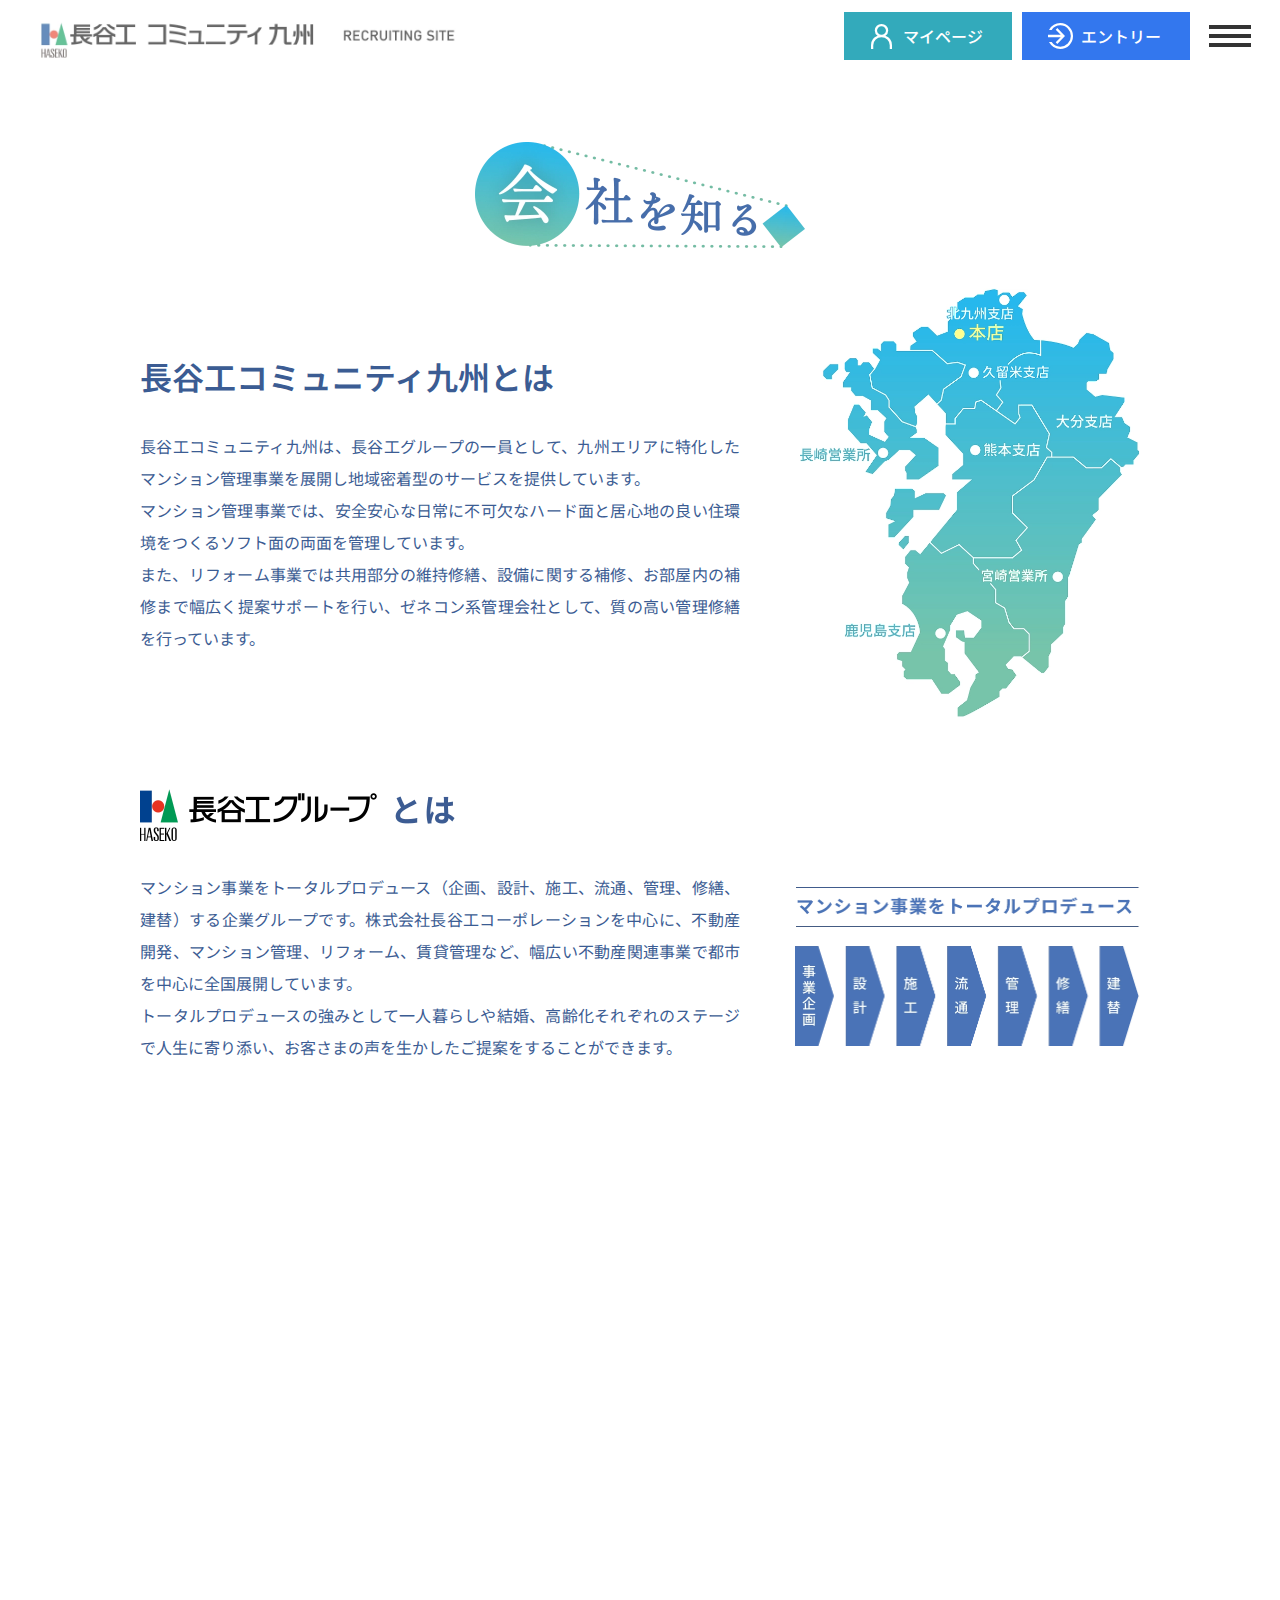
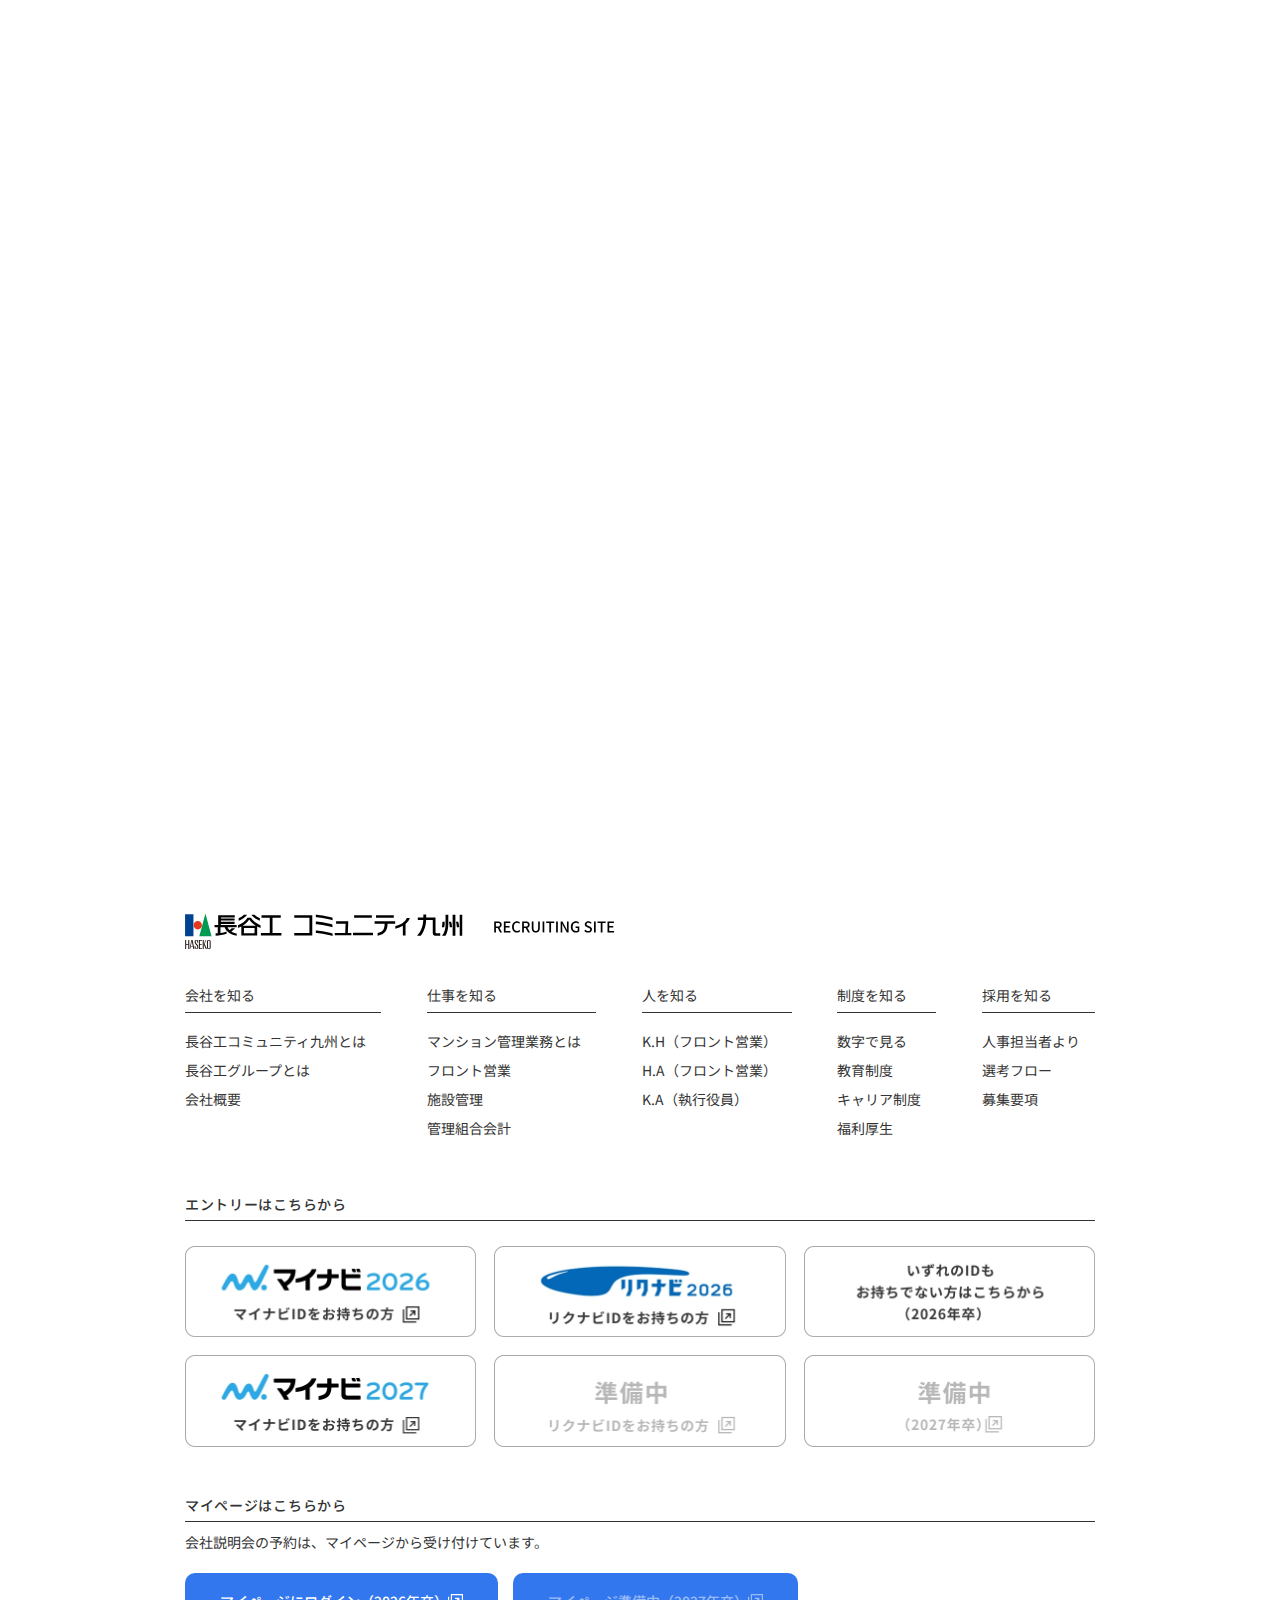
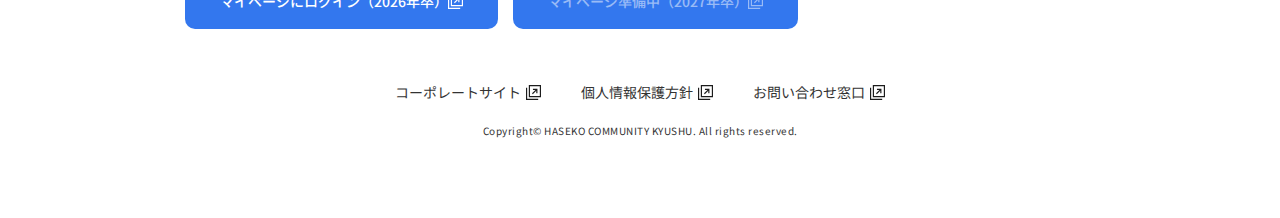
<file: company.html>
<!DOCTYPE html>
<html lang="ja" prefix="og: http://ogp.me/ns# fb: http://www.facebook.com/2008/fbml">
	<head>			
		<title>会社を知る｜長谷工 コミュニティ九州 RECRUITING SITE</title>
		
		<meta charset="UTF-8">
		<meta name="description" content="長谷工コミュニティ九州の新卒採用サイトです。マンション管理を徹底サポートする職種内容、募集職種、福利厚生・制度、社員インタビューなどをご紹介。">
		<meta name="viewport" content="width=device-width, initial-scale=1.0">
		<meta name="robots" content="index, follow">
		<meta name="author" content="長谷工 コミュニティ九州">
		<meta name="format-detection" content="telephone=no">
		<meta name="Copyright" content="Copyright (C) HASEKO COMMUNITY KYUSHU ALL RIGHTS RESERVED.">
		
		<meta property="og:type" content="article">
		
		<meta property="og:title" content="会社を知る｜長谷工 コミュニティ九州 RECRUITING SITE">
		<meta property="og:description" content="長谷工コミュニティ九州の新卒採用サイトです。マンション管理を徹底サポートする職種内容、募集職種、福利厚生・制度、社員インタビューなどをご紹介。">
		<meta property="og:url" content="https://www.haseko.co.jp/cmq/recruit/">
		<meta property="og:image" content="https://www.haseko.co.jp/cmq/recruit/assets/images/ogp.png">
		<meta property="og:image:width" content="1200">
		<meta property="og:image:height" content="630">
		<meta property="og:site_name" content="長谷工 コミュニティ九州 RECRUITING SITE">
		
		<meta name="twitter:card" content="summary">
		<meta name="twitter:title" content="会社を知る｜長谷工 コミュニティ九州 RECRUITING SITE">
		<meta name="twitter:description" content="長谷工コミュニティ九州の新卒採用サイトです。マンション管理を徹底サポートする職種内容、募集職種、福利厚生・制度、社員インタビューなどをご紹介。">
		<meta name="twitter:url" content="https://www.haseko.co.jp/cmq/recruit/">
		<meta name="twitter:image" content="https://www.haseko.co.jp/cmq/recruit/assets/images/ogp.png">

		<link data-n-head="ssr" rel="icon" type="image/x-icon" href="https://www.haseko.co.jp/cmq/favicon-16.png">
		<link href="https://www.haseko.co.jp/cmq/recruit/company.html" rel="canonical">
		
		<link rel="stylesheet" type="text/css" href="./assets/css/style.css">
		<link rel="stylesheet" type="text/css" href="./assets/css/style_page.css">
	</head>
	<body id="top">
		
		<header class="header" id="header">
			<div class="inner">
				<div class="logo">
					<a href="./" aria-label="ホームへ移動">
						<picture>
							<source srcset="./assets/images/nav_logo.webp" media="(min-width:769px)">
							<img src="./assets/images/logo_sp.webp" alt="長谷工">
						</picture>
					</a>
				</div>
				<div class="box">
					<div class="btn">
						<ul>
							<li><button aria-label="マイページへのポップアップを開く" data-id="mypage">マイページ</button></li>
							<li><button aria-label="エントリーへのポップアップを開く" data-id="entry">エントリー</button></li>
						</ul>
					</div>
				</div>
			</div>
		</header>
		
		<div class="menubar">
			<button class="menubar__trigger">
				<span></span>
				<span></span>
				<span></span>
			</button>
		</div>
		
		<div class="popup" id="popup__entry">
			<div class="popup__inner">
				<div class="box">
					<div class="box__head">
						<h2>エントリー</h2>
						<div class="popup__close"><button aria-label="ポップアップを閉じる"><img src="./assets/images/close.webp" alt="close" width="50" height="50"></button></div>
					</div>
					<div class="box__body">
						<ul>
							<li>
								<a href="https://job.mynavi.jp/26/pc/search/corp248206/outline.html" target="_blank" rel="noopener noreferrer" aria-label="マイナビ2026へ移動">
									<picture>
										<source srcset="./assets/images/popup_mynavi_2026.webp" media="(min-width:769px)">
										<img src="./assets/images/popup_mynavi_2026_sp.webp" alt="マイナビ2026">
									</picture>
								</a>
							</li>
							<li>
								<a href="https://job.rikunabi.com/2026/company/r556672054/" target="_blank" rel="noopener noreferrer" aria-label="リクナビ2026へ移動">
									<picture>
										<source srcset="./assets/images/popup_recnavi_2026.webp" media="(min-width:769px)">
										<img src="./assets/images/popup_recnavi_2026_sp.webp" alt="リクナビ2026">
									</picture>
								</a>
							</li>
							<li>
								<a href="https://job.axol.jp/qd/s/haseko_26/entry/agreement" target="_blank" rel="noopener noreferrer" aria-label="いずれのIDもお持ちでない場合へ移動">
									<picture>
										<source srcset="./assets/images/popup_noid_2026.webp" media="(min-width:769px)">
										<img src="./assets/images/popup_noid_2026_sp.webp" alt="いずれのIDもお持ちでない場合">
									</picture>
								</a>
							</li>
							<li class="ul2027">
								<a href="https://job.mynavi.jp/27/pc/search/corp248206/is.html" target="_blank" rel="noopener noreferrer" aria-label="マイナビ2027へ移動">
									<picture>
										<source srcset="./assets/images/popup_mynavi_2027.webp" media="(min-width:769px)">
										<img src="./assets/images/popup_mynavi_2027_sp.webp" alt="マイナビ2027">
									</picture>
								</a>
							</li>
							<li>
								<a href="#" target="_blank" rel="noopener noreferrer" aria-label="リクナビIDをお持ちの方へ移動" class="disabled">
									<picture>
										<source srcset="./assets/images/popup_recnavi_preparation.webp" media="(min-width:769px)">
										<img src="./assets/images/popup_recnavi_preparation_sp.webp" alt="準備中 リクナビIDをお持ちの方">
									</picture>
								</a>
							</li>
							<li>
								<a href="#" target="_blank" rel="noopener noreferrer" aria-label="準備中" class="disabled">
									<picture>
										<source srcset="./assets/images/popup_preparation.webp" media="(min-width:769px)">
										<img src="./assets/images/popup_preparation_sp.webp" alt="準備中（2027年卒）">
									</picture>
								</a>
							</li>
						</ul>
					</div>
				</div>
				<div class="popup__bg"></div>
			</div>
		</div>
		
		<div class="popup" id="popup__mypage">
			<div class="popup__inner">
				<div class="box">
					<div class="box__head">
						<h2>マイページ</h2>
						<div class="popup__close"><button aria-label="ポップアップを閉じる"><img src="./assets/images/close.webp" alt="close" width="50" height="50"></button></div>
					</div>
					<div class="box__body">
						<ul>
							<li>
								<a href="https://job.axol.jp/qd/s/haseko_26/mypage/login" target="_blank" rel="noopener noreferrer" aria-label="2026年卒マイページにログインする">
									<picture>
										<source srcset="./assets/images/popup_mypage_2026.webp" media="(min-width:769px)">
										<img src="./assets/images/popup_mypage_2026_sp.webp" alt="2026年卒向けマイページ">
									</picture>
								</a>
							</li>
							<li>
								<a href="#" target="_blank" rel="noopener noreferrer" aria-label="2027年卒マイページにログインする" class="disabled">
									<picture>
										<source srcset="./assets/images/popup_mypage_2027.webp" media="(min-width:769px)">
										<img src="./assets/images/popup_mypage_2027_sp.webp" alt="2027年卒向けマイページ">
									</picture>
								</a>
							</li>
						</ul>
					</div>
				</div>
				<div class="popup__bg"></div>
			</div>
		</div>
		
		<div class="popup__sp" id="popup__sp">
			<div class="popup__sp__inner">
				<div class="entry">
					<h2><img src="./assets/images/popup_sp_entry.webp" alt="エントリーはこちらから" width="336" height="35"></h2>
					<ul>
						<li><a href="https://job.mynavi.jp/26/pc/search/corp248206/outline.html" target="_blank" rel="noopener noreferrer" aria-label="マイナビ2026へ移動"><img src="./assets/images/mynavi_2026_sp.webp" alt="マイナビ2026"></a></li>
						<li><a href="https://job.rikunabi.com/2026/company/r556672054/" target="_blank" rel="noopener noreferrer" aria-label="リクナビ2026へ移動"><img src="./assets/images/recnavi_2026_sp.webp" alt="リクナビ2026"></a></li>
						<li><a href="https://job.axol.jp/qd/s/haseko_26/entry/agreement" target="_blank" rel="noopener noreferrer" aria-label="いずれのIDもお持ちでない場合へ移動"><img src="./assets/images/noid_2026_sp.webp" alt="いずれのIDもお持ちでない方"></a></li>
					</ul>
					<ul>
						<li><a href="https://job.mynavi.jp/27/pc/search/corp248206/is.html" target="_blank" rel="noopener noreferrer" aria-label="マイナビ2027へ移動"><img src="./assets/images/mynavi_2027_sp.webp" alt="マイナビ2027"></a></li>
						<li><img src="./assets/images/recnavi_2027_sp.webp" alt="リクナビ2027"></li>
						<li><img src="./assets/images/preparation_sp.webp" alt="準備中（2027年卒）"></li>
					</ul>
				</div>
				<div class="mypage">
					<h2><img src="./assets/images/popup_sp_mypage.webp" alt="マイページはこちらから" width="336" height="35"></h2>
					<p>
						会社説明会の予約は、<br>
						マイページから受け付けています。
					</p>
					<ul>
						<li><a href="https://job.axol.jp/qd/s/haseko_26/mypage/login" target="_blank" rel="noopener noreferrer" aria-label="2026年卒マイページにログインする"><img src="./assets/images/mypage_sp_2026.webp" alt="マイページにログイン（2026年卒）"></a></li>
						<li><img src="./assets/images/mypage_sp_2027.webp" alt="マイページ準備中（2027年卒）"></li>
					</ul>
				</div>
			</div>
			<div class="closebtn" id="closebtn">
				<button class="closebtn__trigger">
					<span></span>
					<span></span>
					<span></span>
				</button>
			</div>
		</div>
		
		<nav class="nav" id="nav">
			<div class="nav__inner">
				<div class="logo">
					<a href="./" aria-label="トップへ移動">
						<picture>
							<source srcset="./assets/images/nav_logo.webp" media="(min-width:769px)">
							<img src="./assets/images/logo_sp.webp" alt="長谷工コミュニティ九州 RECRUITING SITE">
						</picture>
					</a>
				</div>
				<div class="box">
					<div class="list" id="nav__list">
						<ul>
							<li>
								<a href="#top" aria-label="会社を知るページへ移動">
									<dl>
										<dt><img src="./assets/images/nav_company.svg" alt="会社を知る" width="80" height="80"></dt>
										<dd>会社を知る</dd>
									</dl>
								</a>
								<ul>
									<li><a href="#lead" aria-label="会社を知るページの長谷工コミュニティ九州とはへ移動">長谷工コミュニティ九州とは</a></li>
									<li><a href="#aboutgroup" aria-label="会社を知るページの長谷工グループとはへ移動">長谷工グループとは</a></li>
									<li><a href="#outline" aria-label="会社を知るページの会社概要へ移動">会社概要</a></li>
								</ul>
							</li>
							<li>
								<a href="./works.html" aria-label="仕事を知るページへ移動">
									<dl>
										<dt><img src="./assets/images/nav_works.svg" alt="仕事を知る" width="80" height="80"></dt>
										<dd>仕事を知る</dd>
									</dl>
								</a>
								<ul>
									<li><a href="./works.html#lead" aria-label="仕事を知るページのマンション管理業務とはへ移動">マンション管理業務とは</a></li>
									<li><a href="./works.html#front" aria-label="仕事を知るページのフロント営業へ移動">フロント営業</a></li>
									<li><a href="./works.html#facility" aria-label="仕事を知るページの施設管理へ移動">施設管理</a></li>
									<li><a href="./works.html#accounting" aria-label="仕事を知るページの管理組合会計へ移動">管理組合会計</a></li>
								</ul>
							</li>
							<li>
								<a href="./person.html" aria-label="人を知るページへ移動">
									<dl>
										<dt><img src="./assets/images/nav_person.svg" alt="人を知る" width="80" height="80"></dt>
										<dd>人を知る</dd>
									</dl>
								</a>
								<ul>
									<li><a href="./person.html#kh" aria-label="人を知るページのK.H（フロント営業）へ移動">K.H（フロント営業）</a></li>
									<li><a href="./person.html#ha" aria-label="人を知るページのH.A（フロント営業）へ移動">H.A（フロント営業）</a></li>
									<li><a href="./person.html#ka" aria-label="人を知るページのK.A（執行役員）へ移動">K.A（執行役員）</a></li>
								</ul>
							</li>
							<li>
								<a href="./system.html" aria-label="制度を知るページへ移動">
									<dl>
										<dt><img src="./assets/images/nav_system.svg" alt="制度を知る" width="80" height="80"></dt>
										<dd>制度を知る</dd>
									</dl>
								</a>
								<ul>
									<li><a href="./system.html#number" aria-label="制度を知るページの数字で見るへ移動">数字で見る</a></li>
									<li><a href="./system.html#education" aria-label="制度を知るページの教育制度へ移動">教育制度</a></li>
									<li><a href="./system.html#career" aria-label="制度を知るページのキャリア制度へ移動">キャリア制度</a></li>
									<li><a href="./system.html#benefits" aria-label="制度を知るページの福利厚生へ移動">福利厚生</a></li>
								</ul>
							</li>
							<li>
								<a href="./recruit.html" aria-label="採用を知るページへ移動">
									<dl>
										<dt><img src="./assets/images/nav_recruit.svg" alt="採用を知る" width="80" height="80"></dt>
										<dd>採用を知る</dd>
									</dl>
								</a>
								<ul>
									<li><a href="./recruit.html#lead" aria-label="採用を知るページの人事担当者よりへ移動">人事担当者より</a></li>
									<li><a href="./recruit.html#flow" aria-label="採用を知るページの選考フローへ移動">選考フロー</a></li>
									<li><a href="./recruit.html#application" aria-label="採用を知るページの募集要項へ移動">募集要項</a></li>
								</ul>
							</li>
						</ul>
					</div>
					<div class="btn" id="nav__btn">
						<ul>
							<li><button data-id="mypage">マイページ</button></li>
							<li><button data-id="entry">エントリー</button></li>
						</ul>
					</div>
				</div>
			</div>
		</nav>
		
		<main class="main fade">
			
			<div class="pg company" id="company">
				
				<section class="head">
					<div class="inner">
						<h1><img src="./assets/images/company_ttl.webp" alt="会社を知る" width="330" height="106"></h1>
					</div>
				</section>
				
				<section class="lead" id="lead">
					<div class="inner">
						<div class="wrap">
							<div class="txt">
								<h2>長谷工コミュニティ九州とは</h2>
								<p>
									長谷工コミュニティ九州は、長谷工グループの一員として、九州エリアに特化したマンション管理事業を展開し地域密着型のサービスを提供しています。<br>
									マンション管理事業では、安全安心な日常に不可欠なハード面と居心地の良い住環境をつくるソフト面の両面を管理しています。<br>
									また、リフォーム事業では共用部分の維持修繕、設備に関する補修、お部屋内の補修まで幅広く提案サポートを行い、ゼネコン系管理会社として、質の高い管理修繕を行っています。
								</p>
							</div>
							<div class="img"><img src="./assets/images/company_lead.webp" alt="長谷工コミュニティ九州マップ" width="334" height="421"></div>
						</div>
					</div>
				</section>
				
				<section class="aboutgroup" id="aboutgroup">
					<div class="inner">
						<h2><a href="https://www.haseko.co.jp/hc/" target="_blank" rel="noopener noreferrer" aria-label="長谷工グループのサイトへ移動"><img src="./assets/images/company_aboutgroup_title.webp" alt="長谷工グループとは" width="316" height="53"></a></h2>
						<div class="wrap">
							<div class="txt">
								マンション事業をトータルプロデュース（企画、設計、施工、流通、管理、修繕、建替）する企業グループです。株式会社長谷工コーポレーションを中心に、不動産開発、マンション管理、リフォーム、賃貸管理など、幅広い不動産関連事業で都市を中心に全国展開しています。<br class="pc">トータルプロデュースの強みとして一人暮らしや結婚、高齢化それぞれのステージで人生に寄り添い、お客さまの声を生かしたご提案をすることができます。
							</div>
							<div class="img"><img src="./assets/images/company_aboutgroup.webp" alt="マンション事業をトータルプロデュース" width="345" height="158"></div>
						</div>
						<div class="zu fade" id="aboutgroup__zu">
							<img src="./assets/images/company_aboutgroup_zu.webp" alt="長谷工グループの総合力" width="833" height="373">
							<div class="circle">
								<div class="circle__inner">
									<img src="./assets/images/circle_inner.svg" alt="" width="668" height="668">
									<div class="circle__item" id="c1"><img src="./assets/images/company_aboutgroup_zu_1.webp" alt="マンション管理" width="189" height="189"></div>
									<div class="circle__item" id="c2"><img src="./assets/images/company_aboutgroup_zu_2.webp" alt="シニア事業" width="189" height="189"></div>
									<div class="circle__item" id="c3"><img src="./assets/images/company_aboutgroup_zu_3.webp" alt="大規模修繕" width="189" height="189"></div>
									<div class="circle__item" id="c4"><img src="./assets/images/company_aboutgroup_zu_4.webp" alt="販売・商品企画" width="189" height="189"></div>
									<div class="circle__item" id="c5"><img src="./assets/images/company_aboutgroup_zu_5.webp" alt="賃貸管理（PM）" width="189" height="189"></div>
									<div class="circle__item" id="c6"><img src="./assets/images/company_aboutgroup_zu_6.webp" alt="社宅管理" width="189" height="189"></div>
									<div class="circle__item" id="c7"><img src="./assets/images/company_aboutgroup_zu_7.webp" alt="分譲開発・収益不動産開発" width="189" height="189"></div>
									<div class="circle__item" id="c8"><img src="./assets/images/company_aboutgroup_zu_8.webp" alt="建設関連事業" width="189" height="189"></div>
									<div class="circle__item" id="c9"><img src="./assets/images/company_aboutgroup_zu_9.webp" alt="不動産流通・リノベーション" width="189" height="189"></div>
								</div>
							</div>
						</div>
					</div>
				</section>
				
				<section class="outline fade" id="outline">
					<div class="inner">
						<h2>会社概要</h2>
						<div class="table">
							<table>
								<tbody>
									<tr>
										<th>商　号</th>
										<td>株式会社 長谷工コミュニティ九州</td>
									</tr>
									<tr>
										<th>所在地</th>
										<td>〒812-0011 福岡県福岡市博多区博多駅前1丁目21番28号<br>いちご博多駅前スクエア2F</td>
									</tr>
									<tr>
										<th>設　立</th>
										<td>2008年（平成20年）10月15日</td>
									</tr>
									<tr>
										<th>資本金</th>
										<td>1億円</td>
									</tr>
									<tr>
										<th>年　商</th>
										<td>2,800百万円（2024年3月現在）</td>
									</tr>
									<tr>
										<th>代表者名</th>
										<td>代表取締役社長／田中 克彦</td>
									</tr>
									<tr>
										<th>従業員数</th>
										<td>107名（2024年4月現在） ※左記の他、管理員等425名</td>
									</tr>
									<tr>
										<th>事業内容</th>
										<td>
											●マンション管理事業<br>
											事務管理業務、管理員業務、設備管理業務、清掃業務、総合監視業務に加えて、危機管理対策、<br>
											長期修繕計画の作成、様々な生活支援サービスなどを通じて快適な居住生活をサポートします。<br>
											●リフォーム事業<br>
											修繕工事・建物調査・診断をはじめ、工事計画の策定や資金計画の提案から<br>
											工事後のアフターサービスに至るまで、きめ細やかにサポートします。
										</td>
									</tr>
									<tr>
										<th>事業所</th>
										<td>
											【本 店】〒812-0011 福岡県福岡市博多区博多駅前1-21-28 いちご博多駅前スクエア2F<br>
											【北九州支店】〒802-0003 福岡県北九州市小倉北区米町2-1-2 小倉第一生命ビル3F<br>
											【久留米支店】〒830-0017 福岡県久留米市日吉町16-18 久留米センタービル6F<br>
											【熊本支店】〒860-0012 熊本県熊本市中央区紺屋今町2-23 Wビルディング紺屋今町6F<br>
											【鹿児島支店】〒892-0844 鹿児島県鹿児島市山之口町3-31 住友生命鹿児島ビル2F<br>
											【大分支店】〒870-0026 大分県大分市金池町2-1-16 GODO大分駅前ビル3F<br>
											【宮崎営業所】〒880-0805 宮崎県宮崎市橘通東4-2-6 エリーズ宮崎ビル8F<br>
											【長崎営業所】〒850-0035 長崎県長崎市元船町9-18 長崎BizPORT2F
										</td>
									</tr>
								</tbody>
							</table>
						</div>
					</div>
				</section>
				
			</div>

		</main>
		
		<footer class="footer">
			<div class="inner">
				
				<div class="head">
					<a href="./" aria-label="ホームへ移動">
						<picture>
							<source srcset="./assets/images/logo.svg" media="(min-width:769px)">
							<img src="./assets/images/logo_f_sp.webp" alt="長谷工コミュニティ九州">
						</picture>
					</a>
				</div>
				<nav class="fnav">
					<div class="box">
						<h3><a href="#top" aria-label="会社を知るページへ移動">会社を知る</a></h3>
						<ul>
							<li><a href="#lead" aria-label="会社を知るページの長谷工コミュニティ九州とはへ移動">長谷工コミュニティ九州とは</a></li>
							<li><a href="#aboutgroup" aria-label="会社を知るページの長谷工グループとはへ移動">長谷工グループとは</a></li>
							<li><a href="#outline" aria-label="会社を知るページの会社概要へ移動">会社概要</a></li>
						</ul>
					</div>
					<div class="box">
						<h3><a href="./works.html" aria-label="仕事を知るページへ移動">仕事を知る</a></h3>
						<ul>
							<li><a href="./works.html#lead" aria-label="仕事を知るページのマンション管理業務とはへ移動">マンション管理業務とは</a></li>
							<li><a href="./works.html#front" aria-label="仕事を知るページのフロント営業へ移動">フロント営業</a></li>
							<li><a href="./works.html#facility" aria-label="仕事を知るページの施設管理へ移動">施設管理</a></li>
							<li><a href="./works.html#accounting" aria-label="仕事を知るページの管理組合会計へ移動">管理組合会計</a></li>
						</ul>
					</div>
					<div class="box">
						<h3><a href="./person.html" aria-label="人を知るページへ移動">人を知る</a></h3>
						<ul>
							<li><a href="./person.html#kh" aria-label="人を知るページのK.H（フロント営業）へ移動">K.H（フロント営業）</a></li>
							<li><a href="./person.html#ha" aria-label="人を知るページのH.A（フロント営業）へ移動">H.A（フロント営業）</a></li>
							<li><a href="./person.html#ka" aria-label="人を知るページのK.A（執行役員）へ移動">K.A（執行役員）</a></li>
						</ul>
					</div>
					<div class="box">
						<h3><a href="./system.html" aria-label="制度を知るページへ移動">制度を知る</a></h3>
						<ul>
							<li><a href="./system.html#number" aria-label="制度を知るページの数字で見るへ移動">数字で見る</a></li>
							<li><a href="./system.html#education" aria-label="制度を知るページの教育制度へ移動">教育制度</a></li>
							<li><a href="./system.html#career" aria-label="制度を知るページのキャリア制度へ移動">キャリア制度</a></li>
							<li><a href="./system.html#benefits" aria-label="制度を知るページの福利厚生へ移動">福利厚生</a></li>
						</ul>
					</div>
					<div class="box">
						<h3><a href="./recruit.html" aria-label="採用を知るページへ移動">採用を知る</a></h3>
						<ul>
							<li><a href="./recruit.html#lead" aria-label="採用を知るページの人事担当者よりへ移動">人事担当者より</a></li>
							<li><a href="./recruit.html#flow" aria-label="採用を知るページの選考フローへ移動">選考フロー</a></li>
							<li><a href="./recruit.html#application" aria-label="採用を知るページの募集要項へ移動">募集要項</a></li>
						</ul>
					</div>
				</nav>
				<div class="entries">
					<h3>エントリーはこちらから</h3>
					<ul>
						<li><a href="https://job.mynavi.jp/26/pc/search/corp248206/outline.html" target="_blank" rel="noopener noreferrer" aria-label="マイナビ2026へ移動"><img src="./assets/images/banner_mynavi_2026.webp" alt="マイナビ2026" width="293" height="92"></a></li>
						<li><a href="https://job.rikunabi.com/2026/company/r556672054/" target="_blank" rel="noopener noreferrer" aria-label="リクナビ2026へ移動"><img src="./assets/images/banner_recnavi_2026.webp" alt="リクナビ2026" width="293" height="92"></a></li>
						<li><a href="https://job.axol.jp/qd/s/haseko_26/entry/agreement" target="_blank" rel="noopener noreferrer" aria-label="いずれのIDもお持ちでない場合へ移動"><img src="./assets/images/banner_noid_2026.webp" alt="いずれのIDもお持ちでない方" width="293" height="92"></a></li>
						<li><a href="https://job.mynavi.jp/27/pc/search/corp248206/is.html" target="_blank" rel="noopener noreferrer" aria-label="マイナビ2027へ移動"><img src="./assets/images/banner_mynavi_2027.webp" alt="マイナビ2027" width="293" height="92"></a></li>
						<li><img src="./assets/images/banner_recnavi_preparation.webp" alt="準備中 リクナビIDをお持ちの方" width="293" height="92"></li>
						<li><img src="./assets/images/banner_preparation.webp" alt="準備中（2027年卒）" width="293" height="92"></li>
					</ul>
				</div>
				<div class="mypage">
					<h3>マイページはこちらから</h3>
					<p>会社説明会の予約は、マイページから受け付けています。</p>
					<ul>
						<li><a href="https://job.axol.jp/qd/s/haseko_26/mypage/login" target="_blank" rel="noopener noreferrer" aria-label="2026年卒マイページにログインする"><span>マイページにログイン（2026年卒）</span></a></li>
						<li><a href="#" target="_blank" rel="noopener noreferrer" aria-label="2027年卒マイページにログインする" class="disabled"><span>マイページ準備中（2027年卒）</span></a></li>
					</ul>
				</div>
				<div class="btns">
					<ul>
						<li><a href="https://www.haseko.co.jp/cmq/" target="_blank" rel="noopener noreferrer" aria-label="コーポレートサイトへ移動">コーポレートサイト</a></li>
						<li><a href="https://www.haseko.co.jp/cmq/company/privacy" target="_blank" rel="noopener noreferrer" aria-label="個人情報保護方針へ移動">個人情報保護方針</a></li>
						<li><a href="https://www.haseko.co.jp/cmq/contact" target="_blank" rel="noopener noreferrer" aria-label="お問い合わせ窓口へ移動">お問い合わせ窓口</a></li>
					</ul>
				</div>
				<div class="copy">Copyright&copy; <a href="//www.haseko.co.jp/cmq/" target="_blank" rel="noopener noreferrer" aria-label="長谷工コミュニティ九州のウェブサイトへ移動">HASEKO COMMUNITY KYUSHU</a>. All rights reserved.</div>
				
			</div>
		</footer>
		
		<div class="fbtn">
			<button><img src="./assets/images/f_btn.webp" alt="ENTRY&MYPAGE"></button>
		</div>
		
		<div class="fbtn">
			<button><img src="./assets/images/f_btn.webp" alt="ENTRY&MYPAGE"></button>
		</div>
		
		<script defer src="//ajax.googleapis.com/ajax/libs/jquery/3.6.0/jquery.min.js"></script>
		<script defer src="./assets/js/script.js"></script>
		
	</body>
</html>
</file>
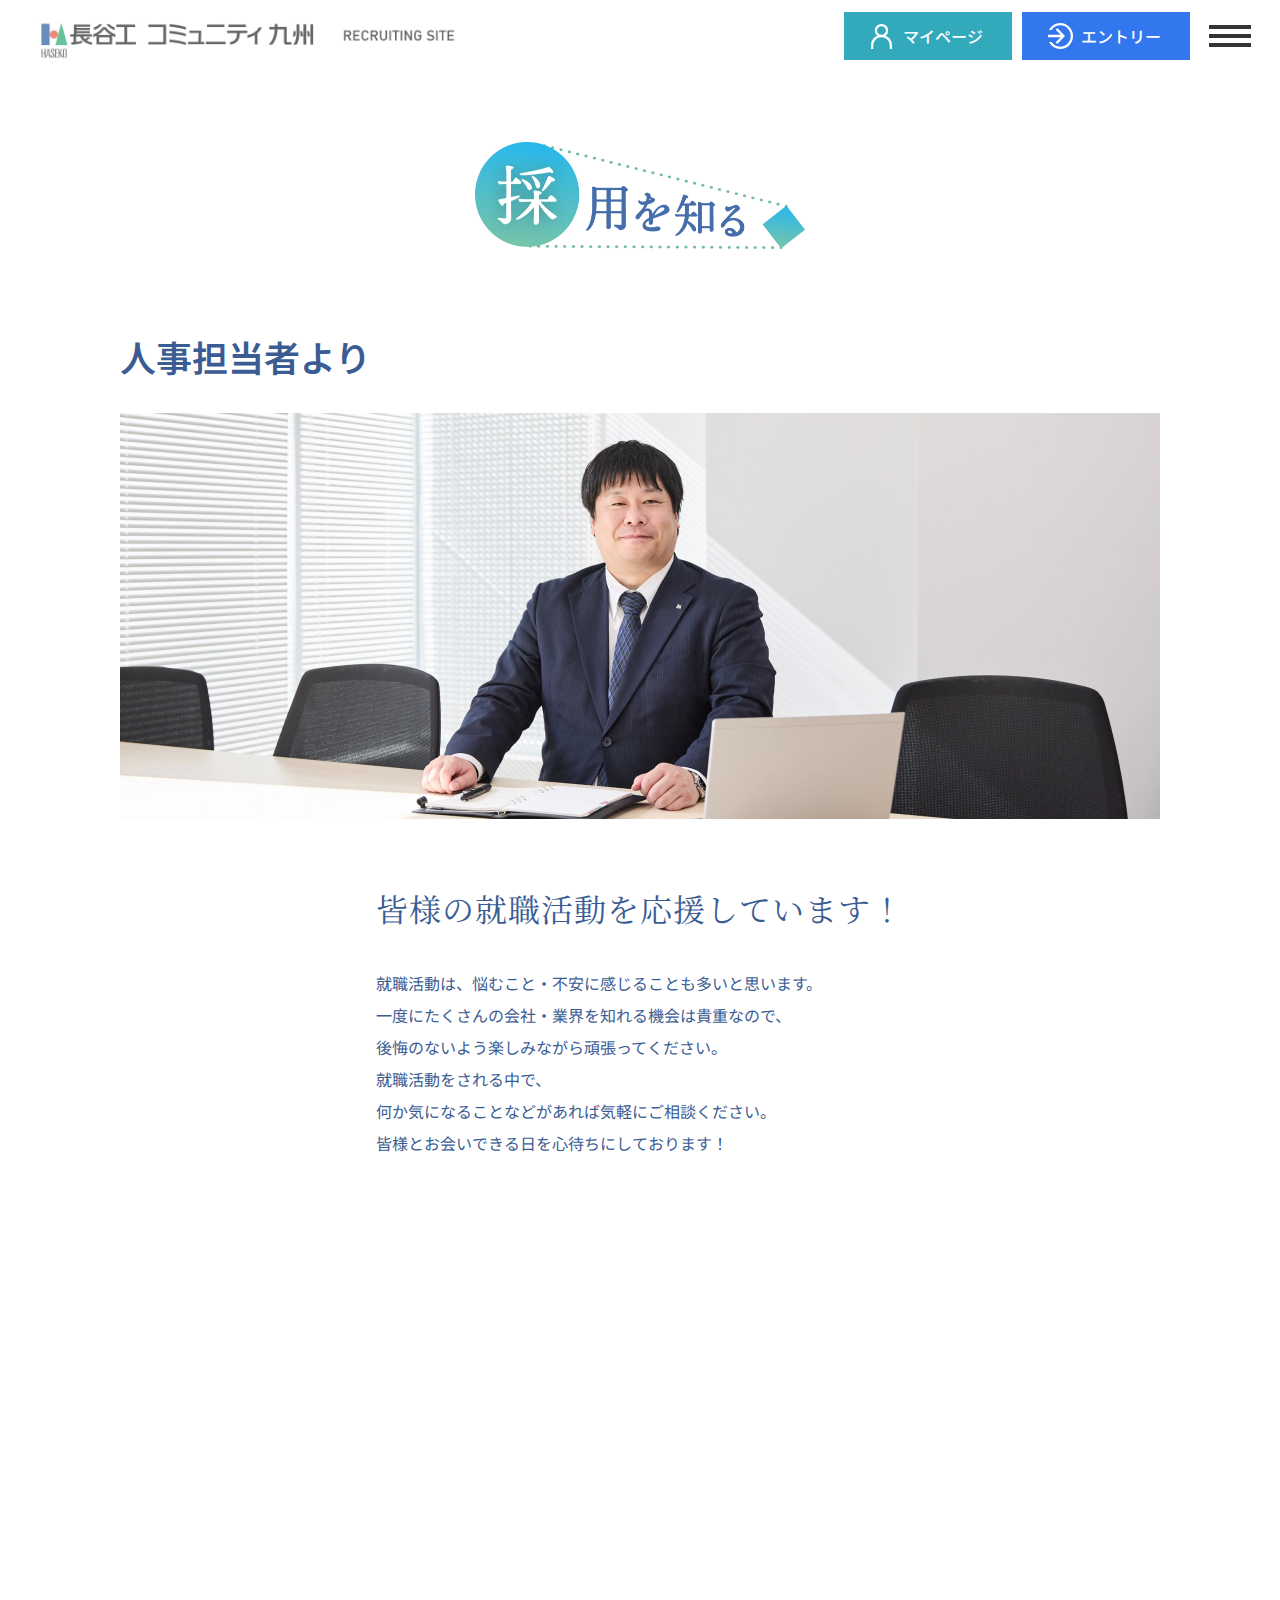
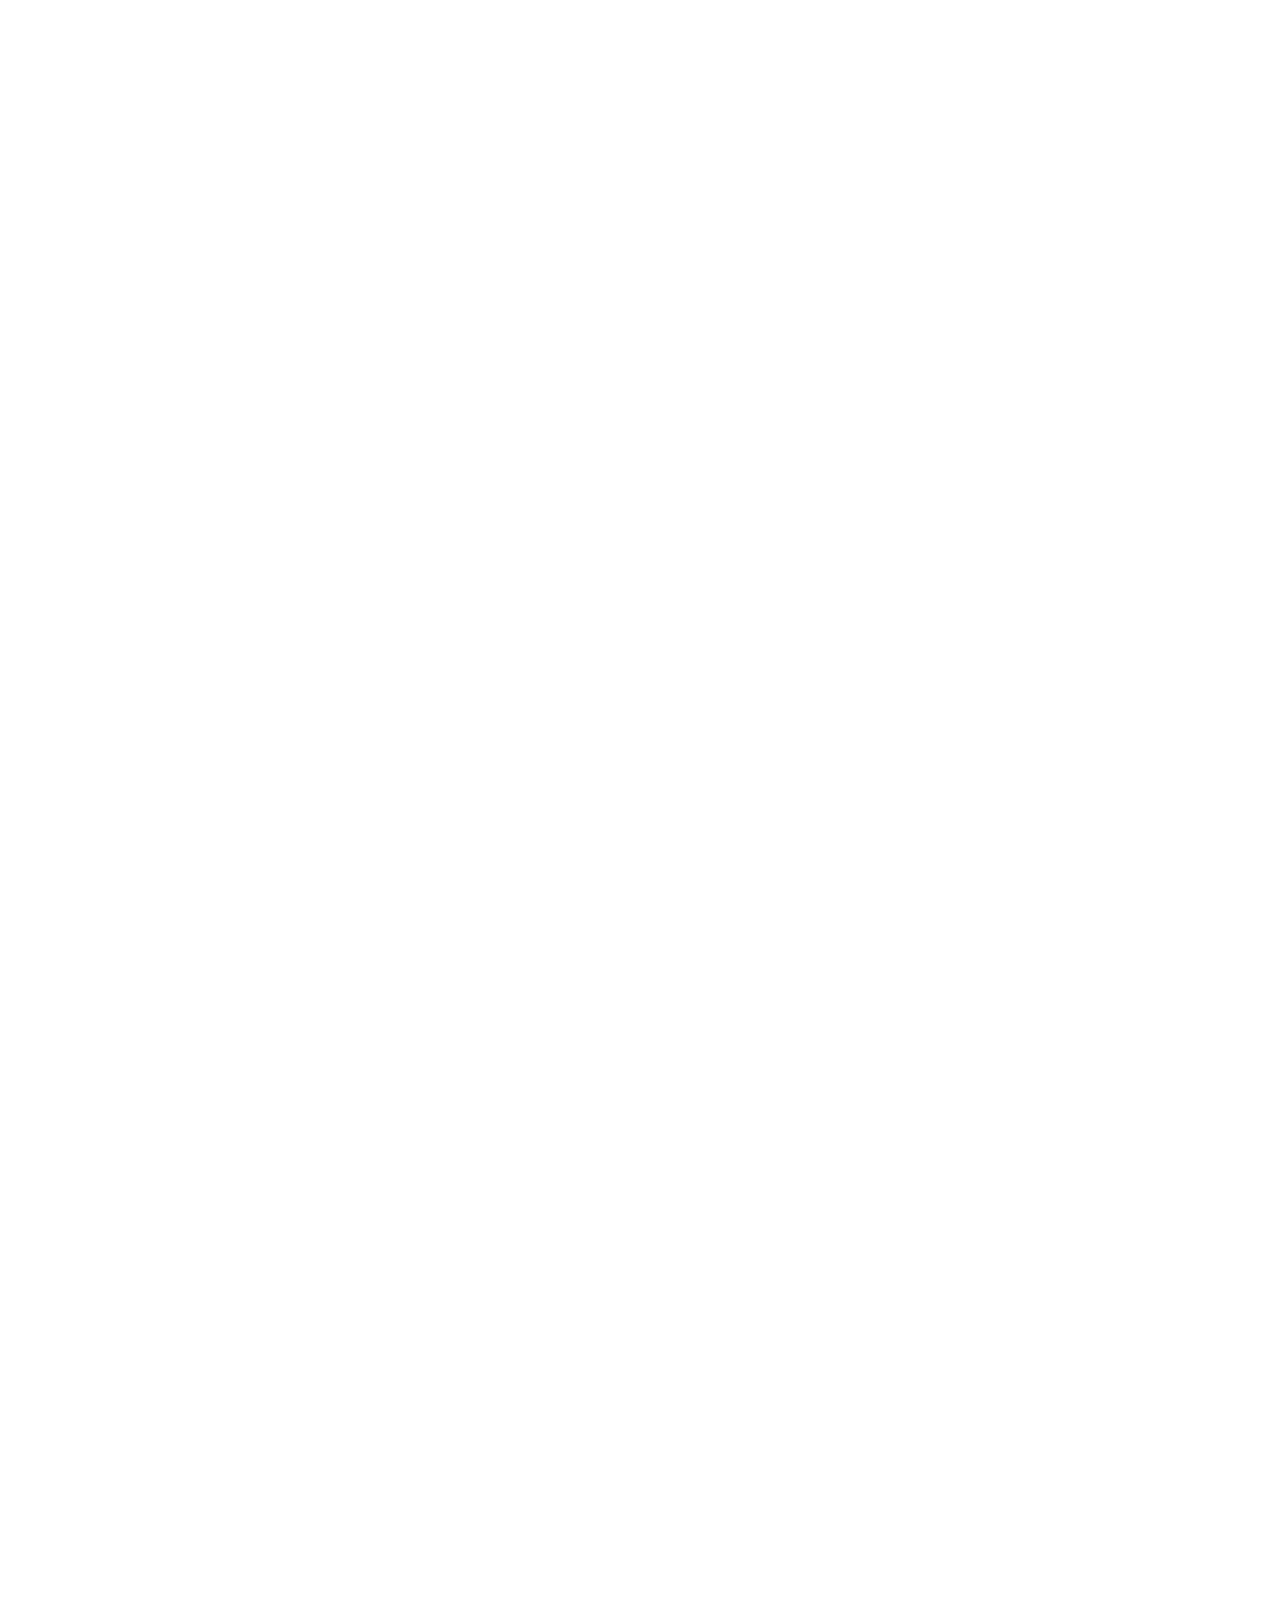
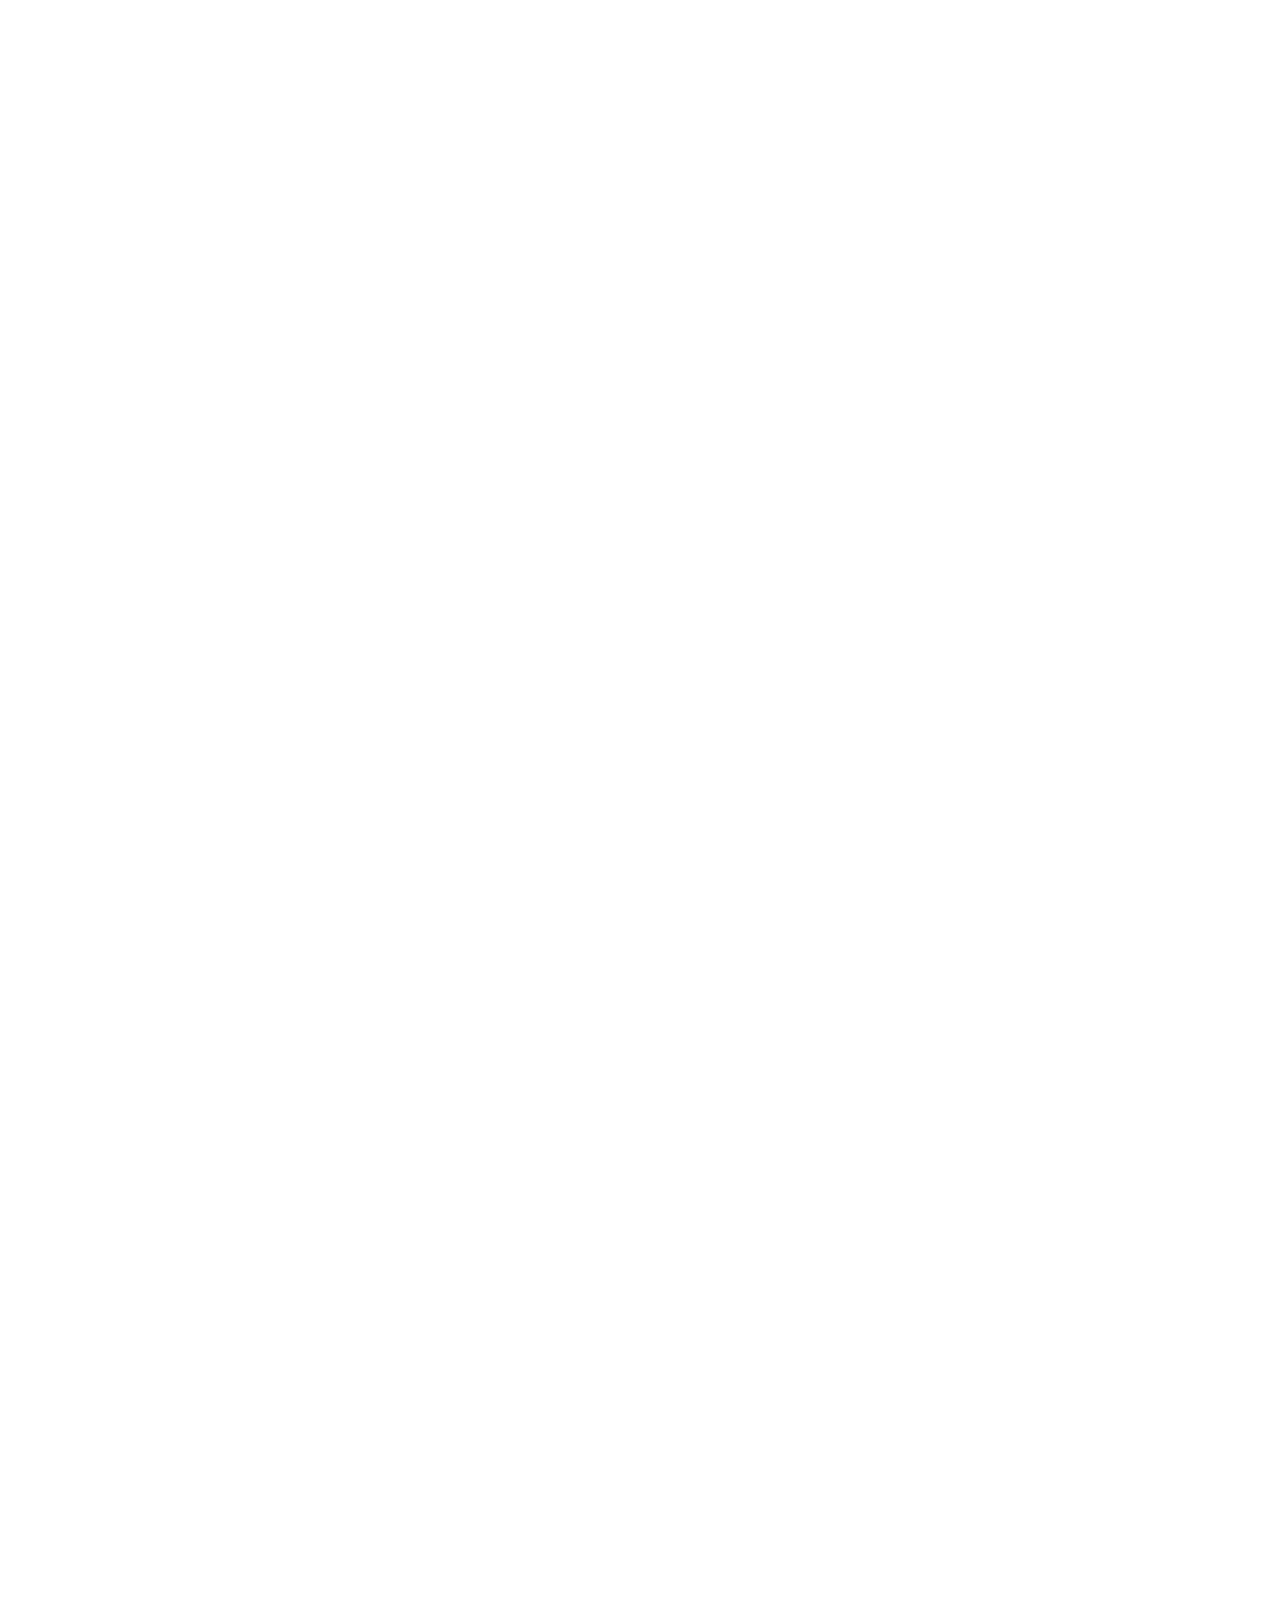
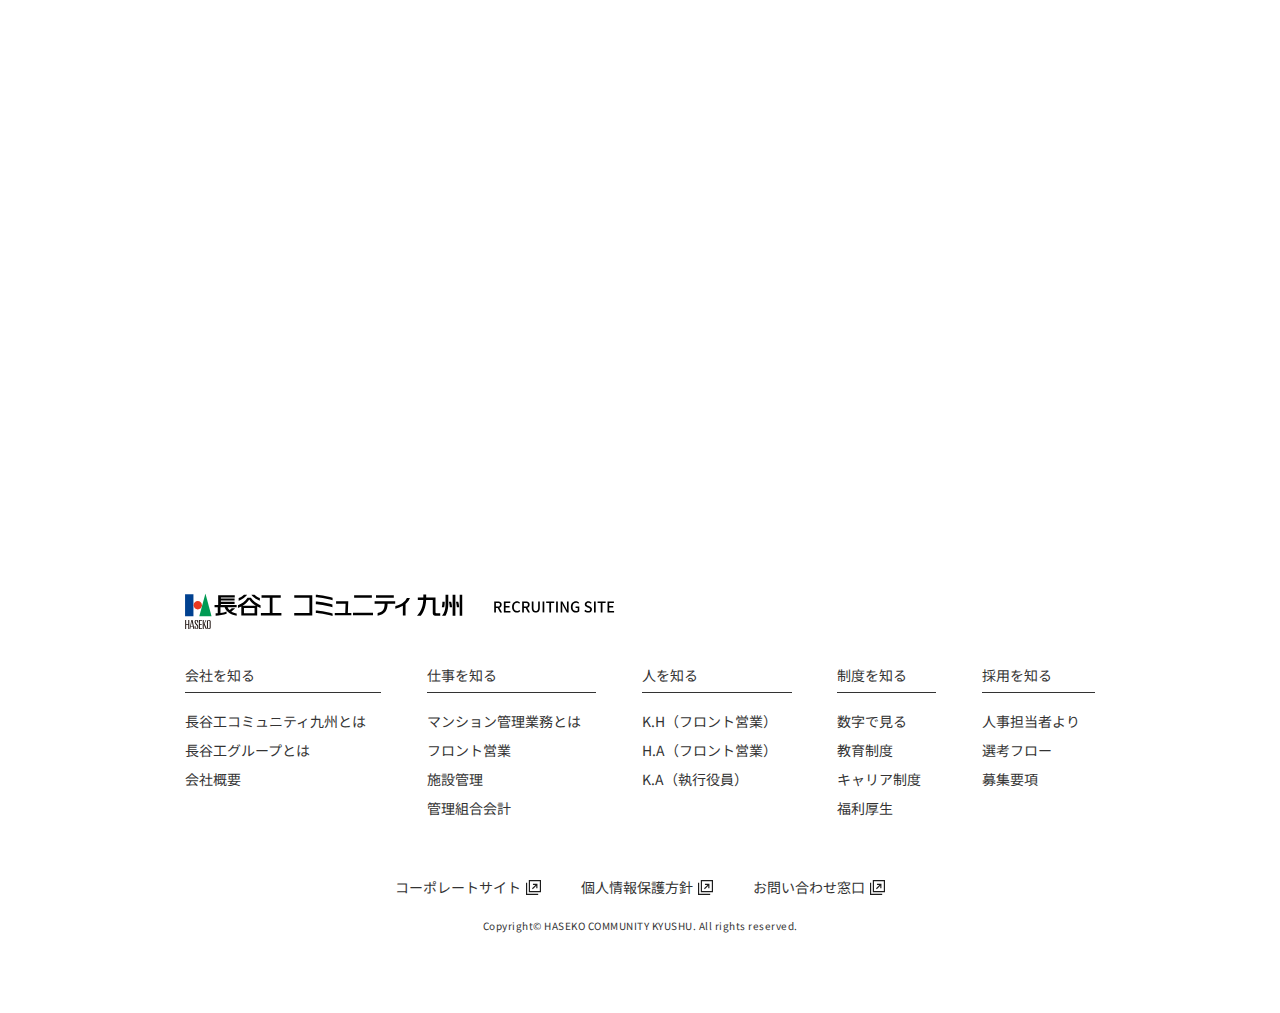
<file: recruit.html>
<!DOCTYPE html>
<html lang="ja" prefix="og: http://ogp.me/ns# fb: http://www.facebook.com/2008/fbml">
	<head>			
		<title>採用を知る｜長谷工 コミュニティ九州 RECRUITING SITE</title>
		
		<meta charset="UTF-8">
		<meta name="description" content="長谷工コミュニティ九州の新卒採用サイトです。マンション管理を徹底サポートする職種内容、募集職種、福利厚生・制度、社員インタビューなどをご紹介。">
		<meta name="viewport" content="width=device-width, initial-scale=1.0">
		<meta name="robots" content="index, follow">
		<meta name="author" content="長谷工 コミュニティ九州">
		<meta name="format-detection" content="telephone=no">
		<meta name="Copyright" content="Copyright (C) HASEKO COMMUNITY KYUSHU ALL RIGHTS RESERVED.">
		
		<meta property="og:type" content="article">
		
		<meta property="og:title" content="採用を知る｜長谷工 コミュニティ九州 RECRUITING SITE">
		<meta property="og:description" content="長谷工コミュニティ九州の新卒採用サイトです。マンション管理を徹底サポートする職種内容、募集職種、福利厚生・制度、社員インタビューなどをご紹介。">
		<meta property="og:url" content="https://www.haseko.co.jp/cmq/recruit/">
		<meta property="og:image" content="https://www.haseko.co.jp/cmq/recruit/assets/images/ogp.png">
		<meta property="og:image:width" content="1200">
		<meta property="og:image:height" content="630">
		<meta property="og:site_name" content="長谷工 コミュニティ九州 RECRUITING SITE">
		
		<meta name="twitter:card" content="summary">
		<meta name="twitter:title" content="採用を知る｜長谷工 コミュニティ九州 RECRUITING SITE">
		<meta name="twitter:description" content="長谷工コミュニティ九州の新卒採用サイトです。マンション管理を徹底サポートする職種内容、募集職種、福利厚生・制度、社員インタビューなどをご紹介。">
		<meta name="twitter:url" content="https://www.haseko.co.jp/cmq/recruit/">
		<meta name="twitter:image" content="https://www.haseko.co.jp/cmq/recruit/assets/images/ogp.png">

		<link data-n-head="ssr" rel="icon" type="image/x-icon" href="https://www.haseko.co.jp/cmq/favicon-16.png">
		<link href="https://www.haseko.co.jp/cmq/recruit/recruit.html" rel="canonical">
		
		<link rel="stylesheet" type="text/css" href="./assets/css/style.css">
		<link rel="stylesheet" type="text/css" href="./assets/css/style_page.css">
	</head>
	<body id="top">
		
		<header class="header" id="header">
			<div class="inner">
				<div class="logo">
					<a href="./" aria-label="ホームへ移動">
						<picture>
							<source srcset="./assets/images/nav_logo.webp" media="(min-width:769px)">
							<img src="./assets/images/logo_sp.webp" alt="長谷工">
						</picture>
					</a>
				</div>
				<div class="box">
					<div class="btn">
						<ul>
							<li><button aria-label="マイページへのポップアップを開く" data-id="mypage">マイページ</button></li>
							<li><button aria-label="エントリーへのポップアップを開く" data-id="entry">エントリー</button></li>
						</ul>
					</div>
				</div>
			</div>
		</header>
		
		<div class="menubar">
			<button class="menubar__trigger">
				<span></span>
				<span></span>
				<span></span>
			</button>
		</div>
		
		<div class="popup" id="popup__entry">
			<div class="popup__inner">
				<div class="box">
					<div class="box__head">
						<h2>エントリー</h2>
						<div class="popup__close"><button aria-label="ポップアップを閉じる"><img src="./assets/images/close.webp" alt="close" width="50" height="50"></button></div>
					</div>
					<div class="box__body">
						<ul>
							<li>
								<a href="https://job.mynavi.jp/26/pc/search/corp248206/outline.html" target="_blank" rel="noopener noreferrer" aria-label="マイナビ2026へ移動">
									<picture>
										<source srcset="./assets/images/popup_mynavi_2026.webp" media="(min-width:769px)">
										<img src="./assets/images/popup_mynavi_2026_sp.webp" alt="マイナビ2026">
									</picture>
								</a>
							</li>
							<li>
								<a href="https://job.rikunabi.com/2026/company/r556672054/" target="_blank" rel="noopener noreferrer" aria-label="リクナビ2026へ移動">
									<picture>
										<source srcset="./assets/images/popup_recnavi_2026.webp" media="(min-width:769px)">
										<img src="./assets/images/popup_recnavi_2026_sp.webp" alt="リクナビ2026">
									</picture>
								</a>
							</li>
							<li>
								<a href="https://job.axol.jp/qd/s/haseko_26/entry/agreement" target="_blank" rel="noopener noreferrer" aria-label="いずれのIDもお持ちでない場合へ移動">
									<picture>
										<source srcset="./assets/images/popup_noid_2026.webp" media="(min-width:769px)">
										<img src="./assets/images/popup_noid_2026_sp.webp" alt="いずれのIDもお持ちでない場合">
									</picture>
								</a>
							</li>
							<li class="ul2027">
								<a href="https://job.mynavi.jp/27/pc/search/corp248206/is.html" target="_blank" rel="noopener noreferrer" aria-label="マイナビ2027へ移動">
									<picture>
										<source srcset="./assets/images/popup_mynavi_2027.webp" media="(min-width:769px)">
										<img src="./assets/images/popup_mynavi_2027_sp.webp" alt="マイナビ2027">
									</picture>
								</a>
							</li>
							<li>
								<a href="#" target="_blank" rel="noopener noreferrer" aria-label="リクナビIDをお持ちの方へ移動" class="disabled">
									<picture>
										<source srcset="./assets/images/popup_recnavi_preparation.webp" media="(min-width:769px)">
										<img src="./assets/images/popup_recnavi_preparation_sp.webp" alt="準備中 リクナビIDをお持ちの方">
									</picture>
								</a>
							</li>
							<li>
								<a href="#" target="_blank" rel="noopener noreferrer" aria-label="準備中" class="disabled">
									<picture>
										<source srcset="./assets/images/popup_preparation.webp" media="(min-width:769px)">
										<img src="./assets/images/popup_preparation_sp.webp" alt="準備中（2027年卒）">
									</picture>
								</a>
							</li>
						</ul>
					</div>
				</div>
				<div class="popup__bg"></div>
			</div>
		</div>
		
		<div class="popup" id="popup__mypage">
			<div class="popup__inner">
				<div class="box">
					<div class="box__head">
						<h2>マイページ</h2>
						<div class="popup__close"><button aria-label="ポップアップを閉じる"><img src="./assets/images/close.webp" alt="close" width="50" height="50"></button></div>
					</div>
					<div class="box__body">
						<ul>
							<li>
								<a href="https://job.axol.jp/qd/s/haseko_26/mypage/login" target="_blank" rel="noopener noreferrer" aria-label="2026年卒マイページにログインする">
									<picture>
										<source srcset="./assets/images/popup_mypage_2026.webp" media="(min-width:769px)">
										<img src="./assets/images/popup_mypage_2026_sp.webp" alt="2026年卒向けマイページ">
									</picture>
								</a>
							</li>
							<li>
								<a href="#" target="_blank" rel="noopener noreferrer" aria-label="2027年卒マイページにログインする" class="disabled">
									<picture>
										<source srcset="./assets/images/popup_mypage_2027.webp" media="(min-width:769px)">
										<img src="./assets/images/popup_mypage_2027_sp.webp" alt="2027年卒向けマイページ">
									</picture>
								</a>
							</li>
						</ul>
					</div>
				</div>
				<div class="popup__bg"></div>
			</div>
		</div>
		
		<div class="popup__sp" id="popup__sp">
			<div class="popup__sp__inner">
				<div class="entry">
					<h2><img src="./assets/images/popup_sp_entry.webp" alt="エントリーはこちらから" width="336" height="35"></h2>
					<ul>
						<li><a href="https://job.mynavi.jp/26/pc/search/corp248206/outline.html" target="_blank" rel="noopener noreferrer" aria-label="マイナビ2026へ移動"><img src="./assets/images/mynavi_2026_sp.webp" alt="マイナビ2026"></a></li>
						<li><a href="https://job.rikunabi.com/2026/company/r556672054/" target="_blank" rel="noopener noreferrer" aria-label="リクナビ2026へ移動"><img src="./assets/images/recnavi_2026_sp.webp" alt="リクナビ2026"></a></li>
						<li><a href="https://job.axol.jp/qd/s/haseko_26/entry/agreement" target="_blank" rel="noopener noreferrer" aria-label="いずれのIDもお持ちでない場合へ移動"><img src="./assets/images/noid_2026_sp.webp" alt="いずれのIDもお持ちでない方"></a></li>
					</ul>
					<ul>
						<li><a href="https://job.mynavi.jp/27/pc/search/corp248206/is.html" target="_blank" rel="noopener noreferrer" aria-label="マイナビ2027へ移動"><img src="./assets/images/mynavi_2027_sp.webp" alt="マイナビ2027"></a></li>
						<li><img src="./assets/images/recnavi_2027_sp.webp" alt="リクナビ2027"></li>
						<li><img src="./assets/images/preparation_sp.webp" alt="準備中（2027年卒）"></li>
					</ul>
				</div>
				<div class="mypage">
					<h2><img src="./assets/images/popup_sp_mypage.webp" alt="マイページはこちらから" width="336" height="35"></h2>
					<p>
						会社説明会の予約は、<br>
						マイページから受け付けています。
					</p>
					<ul>
						<li><a href="https://job.axol.jp/qd/s/haseko_26/mypage/login" target="_blank" rel="noopener noreferrer" aria-label="2026年卒マイページにログインする"><img src="./assets/images/mypage_sp_2026.webp" alt="マイページにログイン（2026年卒）"></a></li>
						<li><img src="./assets/images/mypage_sp_2027.webp" alt="マイページ準備中（2027年卒）"></li>
					</ul>
				</div>
			</div>
			<div class="closebtn" id="closebtn">
				<button class="closebtn__trigger">
					<span></span>
					<span></span>
					<span></span>
				</button>
			</div>
		</div>
		
		<nav class="nav" id="nav">
			<div class="nav__inner">
				<div class="logo">
					<a href="./" aria-label="トップへ移動">
						<picture>
							<source srcset="./assets/images/nav_logo.webp" media="(min-width:769px)">
							<img src="./assets/images/logo_sp.webp" alt="長谷工コミュニティ九州 RECRUITING SITE">
						</picture>
					</a>
				</div>
				<div class="box">
					<div class="list" id="nav__list">
						<ul>
							<li>
								<a href="./company.html" aria-label="会社を知るページへ移動">
									<dl>
										<dt><img src="./assets/images/nav_company.svg" alt="会社を知る" width="80" height="80"></dt>
										<dd>会社を知る</dd>
									</dl>
								</a>
								<ul>
									<li><a href="./company.html#lead" aria-label="会社を知るページの長谷工コミュニティ九州とはへ移動">長谷工コミュニティ九州とは</a></li>
									<li><a href="./company.html#aboutgroup" aria-label="会社を知るページの長谷工グループとはへ移動">長谷工グループとは</a></li>
									<li><a href="./company.html#outline" aria-label="会社を知るページの会社概要へ移動">会社概要</a></li>
								</ul>
							</li>
							<li>
								<a href="./works.html" aria-label="仕事を知るページへ移動">
									<dl>
										<dt><img src="./assets/images/nav_works.svg" alt="仕事を知る" width="80" height="80"></dt>
										<dd>仕事を知る</dd>
									</dl>
								</a>
								<ul>
									<li><a href="./works.html#lead" aria-label="仕事を知るページのマンション管理業務とはへ移動">マンション管理業務とは</a></li>
									<li><a href="./works.html#front" aria-label="仕事を知るページのフロント営業へ移動">フロント営業</a></li>
									<li><a href="./works.html#facility" aria-label="仕事を知るページの施設管理へ移動">施設管理</a></li>
									<li><a href="./works.html#accounting" aria-label="仕事を知るページの管理組合会計へ移動">管理組合会計</a></li>
								</ul>
							</li>
							<li>
								<a href="./person.html" aria-label="人を知るページへ移動">
									<dl>
										<dt><img src="./assets/images/nav_person.svg" alt="人を知る" width="80" height="80"></dt>
										<dd>人を知る</dd>
									</dl>
								</a>
								<ul>
									<li><a href="./person.html#kh" aria-label="人を知るページのK.H（フロント営業）へ移動">K.H（フロント営業）</a></li>
									<li><a href="./person.html#ha" aria-label="人を知るページのH.A（フロント営業）へ移動">H.A（フロント営業）</a></li>
									<li><a href="./person.html#ka" aria-label="人を知るページのK.A（執行役員）へ移動">K.A（執行役員）</a></li>
								</ul>
							</li>
							<li>
								<a href="./system.html" aria-label="制度を知るページへ移動">
									<dl>
										<dt><img src="./assets/images/nav_system.svg" alt="制度を知る" width="80" height="80"></dt>
										<dd>制度を知る</dd>
									</dl>
								</a>
								<ul>
									<li><a href="./system.html#number" aria-label="制度を知るページの数字で見るへ移動">数字で見る</a></li>
									<li><a href="./system.html#education" aria-label="制度を知るページの教育制度へ移動">教育制度</a></li>
									<li><a href="./system.html#career" aria-label="制度を知るページのキャリア制度へ移動">キャリア制度</a></li>
									<li><a href="./system.html#benefits" aria-label="制度を知るページの福利厚生へ移動">福利厚生</a></li>
								</ul>
							</li>
							<li>
								<a href="#top" aria-label="採用を知るページへ移動">
									<dl>
										<dt><img src="./assets/images/nav_recruit.svg" alt="採用を知る" width="80" height="80"></dt>
										<dd>採用を知る</dd>
									</dl>
								</a>
								<ul>
									<li><a href="#lead" aria-label="採用を知るページの人事担当者よりへ移動">人事担当者より</a></li>
									<li><a href="#flow" aria-label="採用を知るページの選考フローへ移動">選考フロー</a></li>
									<li><a href="#application" aria-label="採用を知るページの募集要項へ移動">募集要項</a></li>
								</ul>
							</li>
						</ul>
					</div>
					<div class="btn" id="nav__btn">
						<ul>
							<li><button data-id="mypage">マイページ</button></li>
							<li><button data-id="entry">エントリー</button></li>
						</ul>
					</div>
				</div>
			</div>
		</nav>
		
		<main class="main fade">
			
			<div class="pg recruit" id="recruit">
				
				<section class="head">
					<div class="inner">
						<h1><img src="./assets/images/recruit_ttl.webp" alt="採用を知る" width="330" height="107"></h1>
					</div>
				</section>
				
				<section class="lead" id="lead">
					<div class="inner">
						<h2>人事担当者より</h2>
						<div class="img">
							<picture>
								<source srcset="./assets/images/recruit_visual.webp" media="(min-width:769px)">
								<img src="./assets/images/recruit_visual_sp.webp">
							</picture>
						</div>
						<div class="box">
							<div class="txt">
								<h3>皆様の就職活動を応援しています！</h3>
								<p>
									就職活動は、悩むこと・不安に感じることも多いと思います。<br class="pc">一度にたくさんの会社・業界を知れる機会は貴重なので、<br class="pc">後悔のないよう楽しみながら頑張ってください。<br class="pc">就職活動をされる中で、<br class="pc">何か気になることなどがあれば気軽にご相談ください。<br class="pc">皆様とお会いできる日を心待ちにしております！
								</p>
							</div>
						</div>
					</div>
				</section>
				
				<section class="flow fade" id="flow">
					<div class="inner">
						<h2>選考フロー</h2>
						<div class="list">
							<ul>
								<li>
									<div class="img"><img src="./assets/images/flow_1.webp" alt="" width="272" height="208"></div>
									<div class="txt">
										<h3><span>エントリー</span></h3>
										<p>弊社の選考応募を検討されている⽅は、まずは<button id="btn__recruit__entry">エントリー</button>し会社説明会にお越しください。</p>
									</div>
								</li>
								<li>
									<div class="img"><img src="./assets/images/flow_2.webp" alt="" width="272" height="208"></div>
									<div class="txt">
										<h3><span>会社説明会</span></h3>
										<p>会社を理解していただくため会社説明会を開催しています。<br>質問しながら、理解を深めてください。</p>
									</div>
								</li>
								<li>
									<div class="img"><img src="./assets/images/flow_3.webp" alt="" width="272" height="208"></div>
									<div class="txt">
										<h3><span>選 考</span></h3>
										<p>面接試験、適性検査</p>
									</div>
								</li>
								<li>
									<div class="img"><img src="./assets/images/flow_4.webp" alt="" width="272" height="208"></div>
									<div class="txt">
										<h3><span>内 定</span></h3>
										<p>電話やメールでご連絡後、内定承諾書をお送りします。</p>
									</div>
								</li>
							</ul>
						</div>
					</div>
				</section>
				
				<section class="application fade" id="application">
					<div class="inner">
						<h2>募集要項</h2>
						<div class="note">※募集が終了している場合もございます。</div>
						<div class="table">
							<table>
								<tbody>
									<tr>
										<th>採用職種</th>
										<td>
											事務系／ （全学部全学科対象）分譲マンション管理コンサルティング営業（フロント営業）、マンション<br>管理受注営業 他<br>
											技術系／ （建築・土木・電気系学科 他対象）施設維持管理 他
										</td>
									</tr>
									<tr>
										<th>応募資格</th>
										<td>学部及び大学院を卒業予定の者 ※卒業後3年まで応募可</td>
									</tr>
									<tr>
										<th>雇用形態</th>
										<td>正社員（期間の定め無）</td>
									</tr>
									<tr>
										<th>採用学科</th>
										<td>
											事務系：全学部全学科<br>
											技術系：建築・土木・電気系学科 他
										</td>
									</tr>
									<tr>
										<th>勤務時間</th>
										<td>
											9: 00 ～17: 30　所定労働時間 7時間30分（休憩60分）<br>
											※業務の必要により、やむを得ない場合には所定労働時間を超えて時間外勤務、休日勤務あり。
										</td>
									</tr>
									<tr>
										<th>勤務地</th>
										<td>
											（雇入れ直後）福岡（予定）※入社後、下記の範囲内において勤務地を変更する可能性あり。<br>
											福岡・熊本・鹿児島・大分・宮崎・長崎
										</td>
									</tr>
									<tr>
										<th>従事する業務</th>
										<td>（雇入れ直後）上記職種欄に記載の通り （変更の範囲）会社内でのすべての業務</td>
									</tr>
									<tr>
										<th>休日</th>
										<td>完全週休2日制（土・日）、祝祭日、その他（1月2日および3日）</td>
									</tr>
									<tr>
										<th>休暇</th>
										<td>
											年次有給休暇(15日～20日) ※入社時15日付与（時間単位年休有）<br>
											連続一斉取得制度(夏季、年末･年始)、特別休暇（慶弔休暇、配偶者出産休暇 等）
										</td>
									</tr>
									<tr>
										<th>初任給実績</th>
										<td>大学卒：230,000円（月俸）</td>
									</tr>
									<tr>
										<th>賃金の支払</th>
										<td>月末締、翌月10日支給</td>
									</tr>
									<tr>
										<th>その他手当</th>
										<td>
											職種手当、役職手当、資格手当、勤務地手当、通勤手当（全額支給）、<br>
											時間外･休日勤務手当（法定の割増率に従う） 他
										</td>
									</tr>
									<tr>
										<th>昇給･賞与</th>
										<td>昇給 : 年１回 ・ 賞与 : 年２回</td>
									</tr>
									<tr>
										<th>福利厚生</th>
										<td>健康保険・厚生年金保険 ・労災保険・雇用保険・保養所･年休積立制度・育児休業制度・介護休業制度・従業員持株会・財形貯蓄制度・結婚祝金・出産祝金・遺児育英年金制度・住宅資金貸付金利子補給制度・ライフプラン融資制度・企業型確定拠出年金(DC)制度・ベネフィットステーション 他</td>
									</tr>
								</tbody>
							</table>
						</div>
						<div class="ask">
							<div class="box">
								<div class="wrap">
									<h3>［お問い合せ先］</h3>
									<dl>
										<dt><img src="./assets/images/ask_tel.svg" alt="TEL" width="32" height="32"></dt>
										<dd><a href="tel:092ｰ477ｰ3939" aria-label="電話をかける">092ｰ477ｰ3939</a></dd>
									</dl>
									<dl>
										<dt><img src="./assets/images/ask_mail.svg" alt="Mail" width="32" height="32"></dt>
										<dd><a href="mailto:cmq_saiyo@haseko.co.jp" aria-label="メールを送信する">cmq_saiyo@haseko.co.jp</a></dd>
									</dl>
								</div>
							</div>
						</div>
					</div>
				</section>
				
				<section class="recruit__entries fade" id="entry">
					<div class="inner">
						<div class="entries">
							<h3>エントリーはこちらから</h3>
							<ul>
								<li><a href="https://job.mynavi.jp/26/pc/search/corp248206/outline.html" target="_blank" rel="noopener noreferrer" aria-label="マイナビ2026へ移動"><img src="./assets/images/banner_mynavi_2026.webp" alt="マイナビ2026" width="293" height="92"></a></li>
								<li><a href="https://job.rikunabi.com/2026/company/r556672054/" target="_blank" rel="noopener noreferrer" aria-label="リクナビ2026へ移動"><img src="./assets/images/banner_recnavi_2026.webp" alt="リクナビ2026" width="293" height="92"></a></li>
								<li><a href="https://job.axol.jp/qd/s/haseko_26/entry/agreement" target="_blank" rel="noopener noreferrer" aria-label="いずれのIDもお持ちでない場合へ移動"><img src="./assets/images/banner_noid_2026.webp" alt="いずれのIDもお持ちでない方" width="293" height="92"></a></li>
								<li><a href="https://job.mynavi.jp/27/pc/search/corp248206/is.html" target="_blank" rel="noopener noreferrer" aria-label="マイナビ2027へ移動"><img src="./assets/images/banner_mynavi_2027.webp" alt="マイナビ2027" width="293" height="92"></a></li>
								<li><img src="./assets/images/banner_recnavi_preparation.webp" alt="準備中 リクナビIDをお持ちの方" width="293" height="92"></li>
								<li><img src="./assets/images/banner_preparation.webp" alt="準備中（2027年卒）" width="293" height="92"></li>
							</ul>
						</div>
						<div class="mypage">
							<h3>マイページはこちらから</h3>
							<p>会社説明会の予約は、マイページから受け付けています。</p>
							<ul>
								<li><a href="https://job.axol.jp/qd/s/haseko_26/mypage/login" target="_blank" rel="noopener noreferrer" aria-label="2026年卒マイページにログインする"><span>マイページにログイン（2026年卒）</span></a></li>
								<li><a href="#" target="_blank" rel="noopener noreferrer" aria-label="2027年卒マイページにログインする" class="disabled"><span>マイページ準備中（2027年卒）</span></a></li>
							</ul>
						</div>
					</div>
				</section>
				
			</div>

		</main>
		
		<footer class="footer">
			<div class="inner">
				
				<div class="head">
					<a href="./" aria-label="ホームへ移動">
						<picture>
							<source srcset="./assets/images/logo.svg" media="(min-width:769px)">
							<img src="./assets/images/logo_f_sp.webp" alt="長谷工コミュニティ九州">
						</picture>
					</a>
				</div>
				<nav class="fnav">
					<div class="box">
						<h3><a href="./company.html" aria-label="会社を知るページへ移動">会社を知る</a></h3>
						<ul>
							<li><a href="./company.html#lead" aria-label="会社を知るページの長谷工コミュニティ九州とはへ移動">長谷工コミュニティ九州とは</a></li>
							<li><a href="./company.html#aboutgroup" aria-label="会社を知るページの長谷工グループとはへ移動">長谷工グループとは</a></li>
							<li><a href="./company.html#outline" aria-label="会社を知るページの会社概要へ移動">会社概要</a></li>
						</ul>
					</div>
					<div class="box">
						<h3><a href="./works.html" aria-label="仕事を知るページへ移動">仕事を知る</a></h3>
						<ul>
							<li><a href="./works.html#lead" aria-label="仕事を知るページのマンション管理業務とはへ移動">マンション管理業務とは</a></li>
							<li><a href="./works.html#front" aria-label="仕事を知るページのフロント営業へ移動">フロント営業</a></li>
							<li><a href="./works.html#facility" aria-label="仕事を知るページの施設管理へ移動">施設管理</a></li>
							<li><a href="./works.html#accounting" aria-label="仕事を知るページの管理組合会計へ移動">管理組合会計</a></li>
						</ul>
					</div>
					<div class="box">
						<h3><a href="./person.html" aria-label="人を知るページへ移動">人を知る</a></h3>
						<ul>
							<li><a href="./person.html#kh" aria-label="人を知るページのK.H（フロント営業）へ移動">K.H（フロント営業）</a></li>
							<li><a href="./person.html#ha" aria-label="人を知るページのH.A（フロント営業）へ移動">H.A（フロント営業）</a></li>
							<li><a href="./person.html#ka" aria-label="人を知るページのK.A（執行役員）へ移動">K.A（執行役員）</a></li>
						</ul>
					</div>
					<div class="box">
						<h3><a href="./system.html" aria-label="制度を知るページへ移動">制度を知る</a></h3>
						<ul>
							<li><a href="./system.html#number" aria-label="制度を知るページの数字で見るへ移動">数字で見る</a></li>
							<li><a href="./system.html#education" aria-label="制度を知るページの教育制度へ移動">教育制度</a></li>
							<li><a href="./system.html#career" aria-label="制度を知るページのキャリア制度へ移動">キャリア制度</a></li>
							<li><a href="./system.html#benefits" aria-label="制度を知るページの福利厚生へ移動">福利厚生</a></li>
						</ul>
					</div>
					<div class="box">
						<h3><a href="#top" aria-label="採用を知るページへ移動">採用を知る</a></h3>
						<ul>
							<li><a href="#lead" aria-label="採用を知るページの人事担当者よりへ移動">人事担当者より</a></li>
							<li><a href="#flow" aria-label="採用を知るページの選考フローへ移動">選考フロー</a></li>
							<li><a href="#application" aria-label="採用を知るページの募集要項へ移動">募集要項</a></li>
						</ul>
					</div>
				</nav>
				<div class="btns">
					<ul>
						<li><a href="https://www.haseko.co.jp/cmq/" target="_blank" rel="noopener noreferrer" aria-label="コーポレートサイトへ移動">コーポレートサイト</a></li>
						<li><a href="https://www.haseko.co.jp/cmq/company/privacy" target="_blank" rel="noopener noreferrer" aria-label="個人情報保護方針へ移動">個人情報保護方針</a></li>
						<li><a href="https://www.haseko.co.jp/cmq/contact" target="_blank" rel="noopener noreferrer" aria-label="お問い合わせ窓口へ移動">お問い合わせ窓口</a></li>
					</ul>
				</div>
				<div class="copy">Copyright&copy; <a href="//www.haseko.co.jp/cmq/" target="_blank" rel="noopener noreferrer" aria-label="長谷工コミュニティ九州のウェブサイトへ移動">HASEKO COMMUNITY KYUSHU</a>. All rights reserved.</div>
				
			</div>
		</footer>
		
		<div class="fbtn">
			<button><img src="./assets/images/f_btn.webp" alt="ENTRY&MYPAGE"></button>
		</div>
		
		<div class="topback" id="topback"><a href="#top" aria-label="このページの先頭へ戻る"><img src="./assets/images/topback.webp" alt="PAGE TOP"></a></div>
				
		<script defer src="//ajax.googleapis.com/ajax/libs/jquery/3.6.0/jquery.min.js"></script>
		<script defer src="./assets/js/script.js"></script>
		
	</body>
</html>
</file>
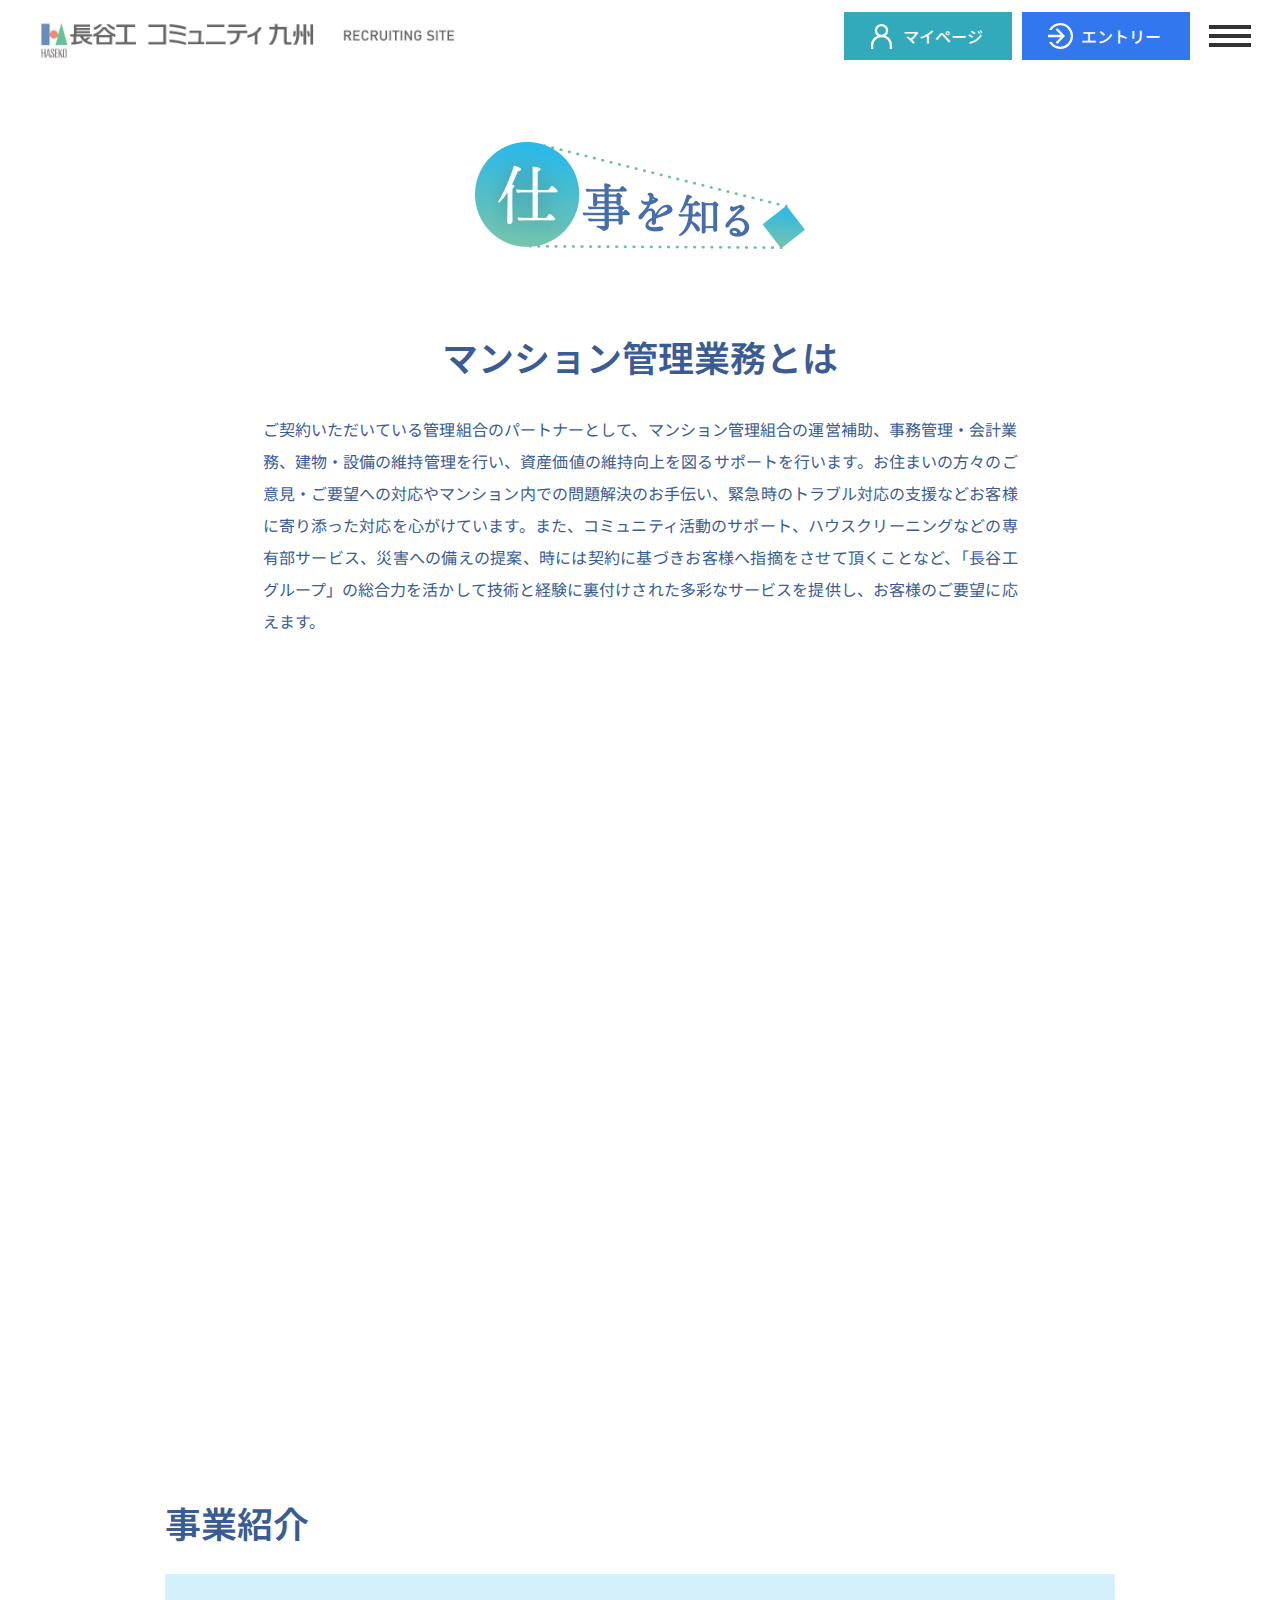
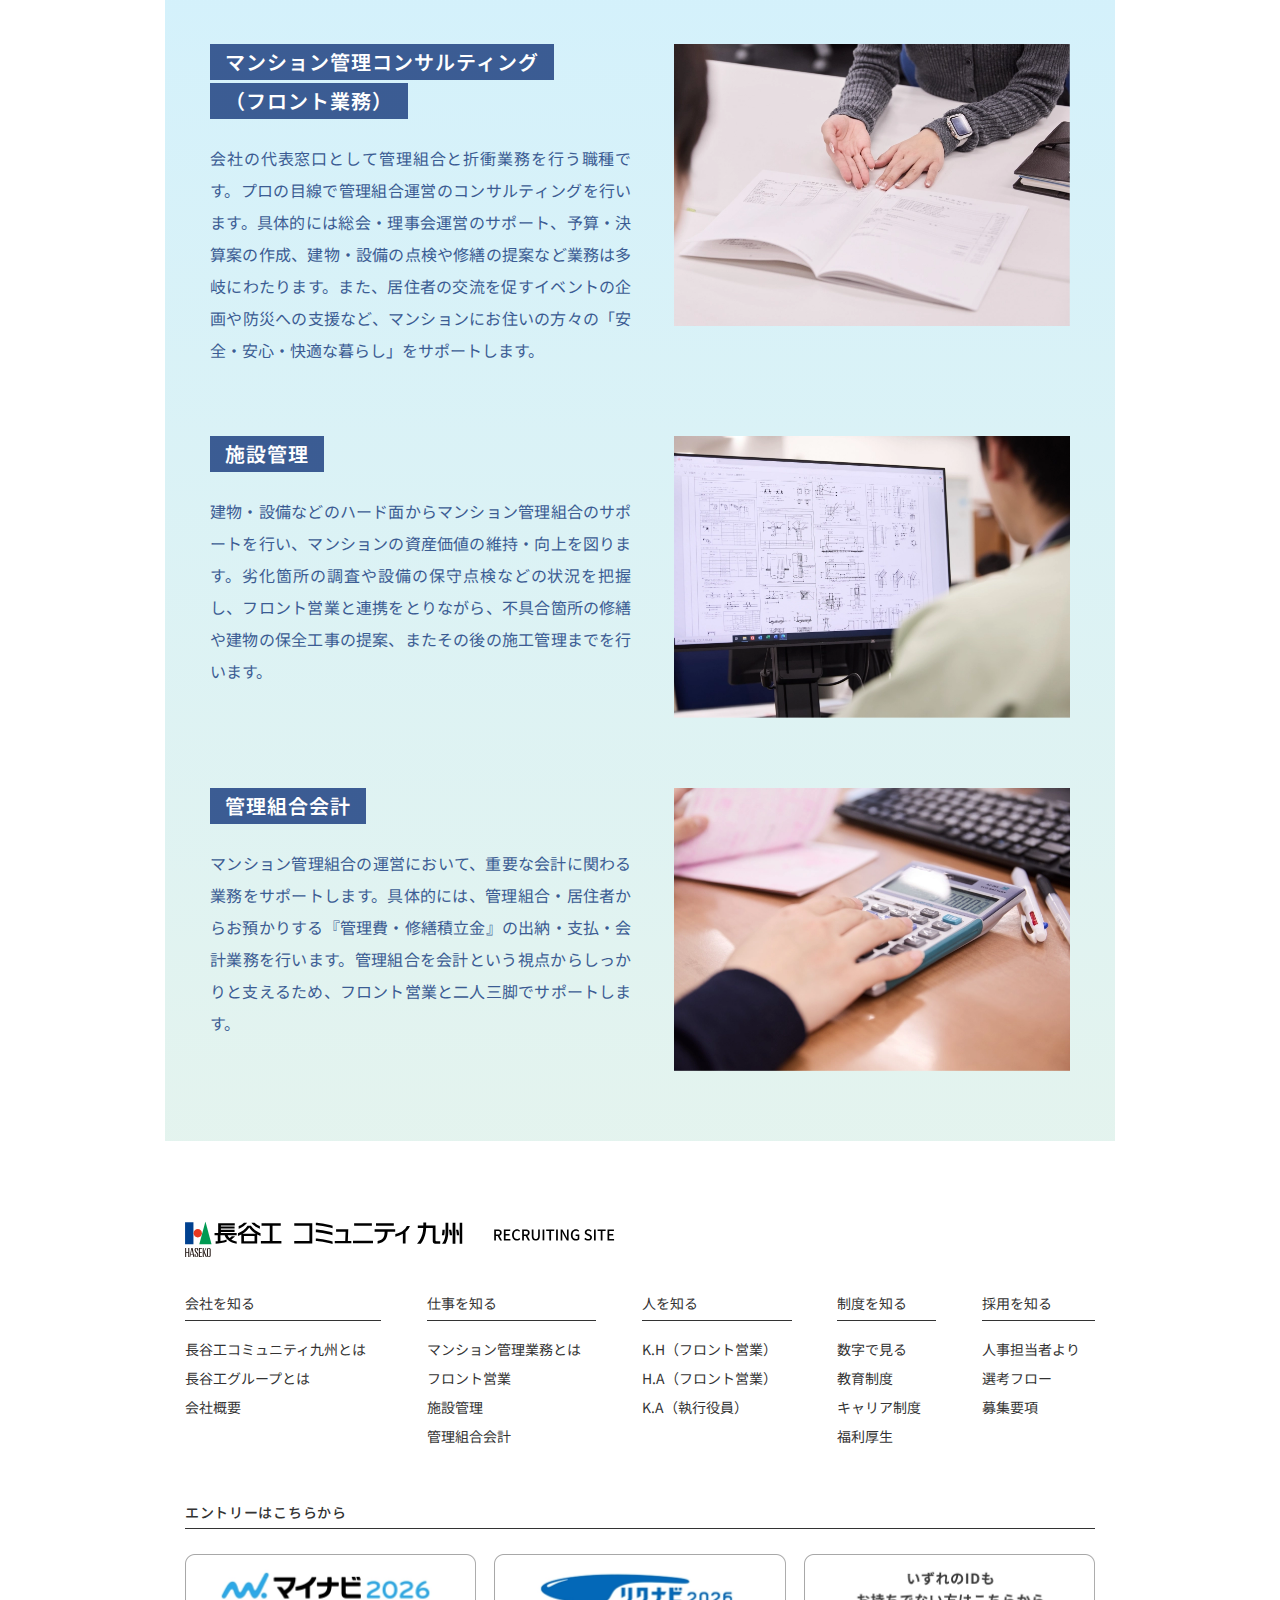
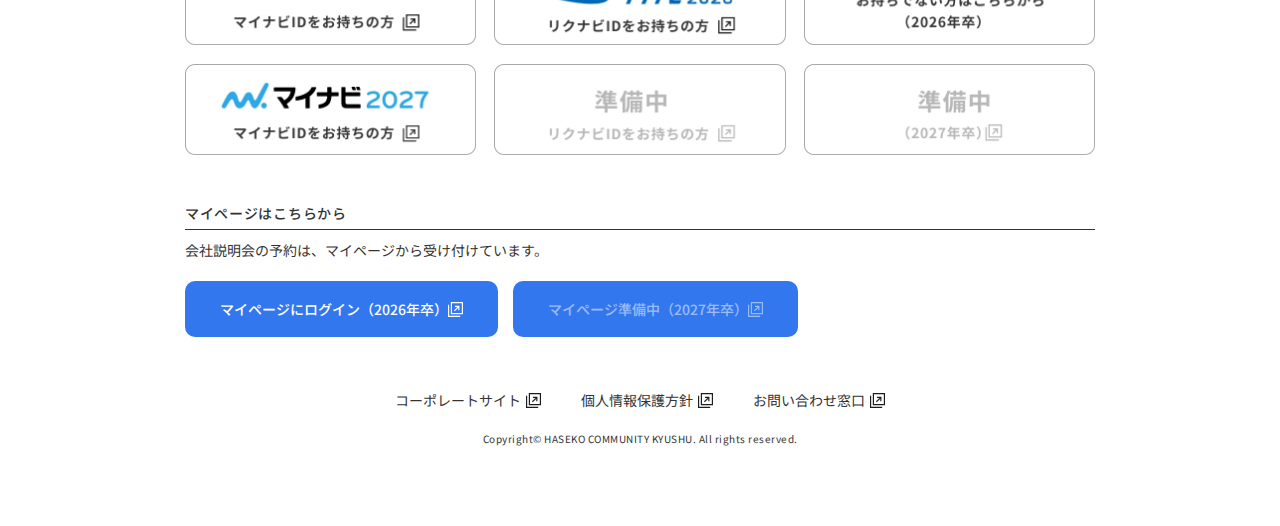
<file: works.html>
<!DOCTYPE html>
<html lang="ja" prefix="og: http://ogp.me/ns# fb: http://www.facebook.com/2008/fbml">
	<head>			
		<title>仕事を知る｜長谷工 コミュニティ九州 RECRUITING SITE</title>
		
		<meta charset="UTF-8">
		<meta name="description" content="長谷工コミュニティ九州の新卒採用サイトです。マンション管理を徹底サポートする職種内容、募集職種、福利厚生・制度、社員インタビューなどをご紹介。">
		<meta name="viewport" content="width=device-width, initial-scale=1.0">
		<meta name="robots" content="index, follow">
		<meta name="author" content="長谷工 コミュニティ九州">
		<meta name="format-detection" content="telephone=no">
		<meta name="Copyright" content="Copyright (C) HASEKO COMMUNITY KYUSHU ALL RIGHTS RESERVED.">
		
		<meta property="og:type" content="article">
		
		<meta property="og:title" content="仕事を知る｜長谷工 コミュニティ九州 RECRUITING SITE">
		<meta property="og:description" content="長谷工コミュニティ九州の新卒採用サイトです。マンション管理を徹底サポートする職種内容、募集職種、福利厚生・制度、社員インタビューなどをご紹介。">
		<meta property="og:url" content="https://www.haseko.co.jp/cmq/recruit/">
		<meta property="og:image" content="https://www.haseko.co.jp/cmq/recruit/assets/images/ogp.png">
		<meta property="og:image:width" content="1200">
		<meta property="og:image:height" content="630">
		<meta property="og:site_name" content="長谷工 コミュニティ九州 RECRUITING SITE">
		
		<meta name="twitter:card" content="summary">
		<meta name="twitter:title" content="仕事を知る｜長谷工 コミュニティ九州 RECRUITING SITE">
		<meta name="twitter:description" content="長谷工コミュニティ九州の新卒採用サイトです。マンション管理を徹底サポートする職種内容、募集職種、福利厚生・制度、社員インタビューなどをご紹介。">
		<meta name="twitter:url" content="https://www.haseko.co.jp/cmq/recruit/">
		<meta name="twitter:image" content="https://www.haseko.co.jp/cmq/recruit/assets/images/ogp.png">

		<link data-n-head="ssr" rel="icon" type="image/x-icon" href="https://www.haseko.co.jp/cmq/favicon-16.png">
		<link href="https://www.haseko.co.jp/cmq/recruit/works.html" rel="canonical">
		
		<link rel="stylesheet" type="text/css" href="./assets/css/style.css">
		<link rel="stylesheet" type="text/css" href="./assets/css/style_page.css">
	</head>
	<body id="top">
		
		<header class="header" id="header">
			<div class="inner">
				<div class="logo">
					<a href="./" aria-label="ホームへ移動">
						<picture>
							<source srcset="./assets/images/nav_logo.webp" media="(min-width:769px)">
							<img src="./assets/images/logo_sp.webp" alt="長谷工">
						</picture>
					</a>
				</div>
				<div class="box">
					<div class="btn">
						<ul>
							<li><button aria-label="マイページへのポップアップを開く" data-id="mypage">マイページ</button></li>
							<li><button aria-label="エントリーへのポップアップを開く" data-id="entry">エントリー</button></li>
						</ul>
					</div>
				</div>
			</div>
		</header>
		
		<div class="menubar">
			<button class="menubar__trigger">
				<span></span>
				<span></span>
				<span></span>
			</button>
		</div>
		
		<div class="popup" id="popup__entry">
			<div class="popup__inner">
				<div class="box">
					<div class="box__head">
						<h2>エントリー</h2>
						<div class="popup__close"><button aria-label="ポップアップを閉じる"><img src="./assets/images/close.webp" alt="close" width="50" height="50"></button></div>
					</div>
					<div class="box__body">
						<ul>
							<li>
								<a href="https://job.mynavi.jp/26/pc/search/corp248206/outline.html" target="_blank" rel="noopener noreferrer" aria-label="マイナビ2026へ移動">
									<picture>
										<source srcset="./assets/images/popup_mynavi_2026.webp" media="(min-width:769px)">
										<img src="./assets/images/popup_mynavi_2026_sp.webp" alt="マイナビ2026">
									</picture>
								</a>
							</li>
							<li>
								<a href="https://job.rikunabi.com/2026/company/r556672054/" target="_blank" rel="noopener noreferrer" aria-label="リクナビ2026へ移動">
									<picture>
										<source srcset="./assets/images/popup_recnavi_2026.webp" media="(min-width:769px)">
										<img src="./assets/images/popup_recnavi_2026_sp.webp" alt="リクナビ2026">
									</picture>
								</a>
							</li>
							<li>
								<a href="https://job.axol.jp/qd/s/haseko_26/entry/agreement" target="_blank" rel="noopener noreferrer" aria-label="いずれのIDもお持ちでない場合へ移動">
									<picture>
										<source srcset="./assets/images/popup_noid_2026.webp" media="(min-width:769px)">
										<img src="./assets/images/popup_noid_2026_sp.webp" alt="いずれのIDもお持ちでない場合">
									</picture>
								</a>
							</li>
							<li class="ul2027">
								<a href="https://job.mynavi.jp/27/pc/search/corp248206/is.html" target="_blank" rel="noopener noreferrer" aria-label="マイナビ2027へ移動">
									<picture>
										<source srcset="./assets/images/popup_mynavi_2027.webp" media="(min-width:769px)">
										<img src="./assets/images/popup_mynavi_2027_sp.webp" alt="マイナビ2027">
									</picture>
								</a>
							</li>
							<li>
								<a href="#" target="_blank" rel="noopener noreferrer" aria-label="リクナビIDをお持ちの方へ移動" class="disabled">
									<picture>
										<source srcset="./assets/images/popup_recnavi_preparation.webp" media="(min-width:769px)">
										<img src="./assets/images/popup_recnavi_preparation_sp.webp" alt="準備中 リクナビIDをお持ちの方">
									</picture>
								</a>
							</li>
							<li>
								<a href="#" target="_blank" rel="noopener noreferrer" aria-label="準備中" class="disabled">
									<picture>
										<source srcset="./assets/images/popup_preparation.webp" media="(min-width:769px)">
										<img src="./assets/images/popup_preparation_sp.webp" alt="準備中（2027年卒）">
									</picture>
								</a>
							</li>
						</ul>
					</div>
				</div>
				<div class="popup__bg"></div>
			</div>
		</div>
		
		<div class="popup" id="popup__mypage">
			<div class="popup__inner">
				<div class="box">
					<div class="box__head">
						<h2>マイページ</h2>
						<div class="popup__close"><button aria-label="ポップアップを閉じる"><img src="./assets/images/close.webp" alt="close" width="50" height="50"></button></div>
					</div>
					<div class="box__body">
						<ul>
							<li>
								<a href="https://job.axol.jp/qd/s/haseko_26/mypage/login" target="_blank" rel="noopener noreferrer" aria-label="2026年卒マイページにログインする">
									<picture>
										<source srcset="./assets/images/popup_mypage_2026.webp" media="(min-width:769px)">
										<img src="./assets/images/popup_mypage_2026_sp.webp" alt="2026年卒向けマイページ">
									</picture>
								</a>
							</li>
							<li>
								<a href="#" target="_blank" rel="noopener noreferrer" aria-label="2027年卒マイページにログインする" class="disabled">
									<picture>
										<source srcset="./assets/images/popup_mypage_2027.webp" media="(min-width:769px)">
										<img src="./assets/images/popup_mypage_2027_sp.webp" alt="2027年卒向けマイページ">
									</picture>
								</a>
							</li>
						</ul>
					</div>
				</div>
				<div class="popup__bg"></div>
			</div>
		</div>
		
		<div class="popup__sp" id="popup__sp">
			<div class="popup__sp__inner">
				<div class="entry">
					<h2><img src="./assets/images/popup_sp_entry.webp" alt="エントリーはこちらから" width="336" height="35"></h2>
					<ul>
						<li><a href="https://job.mynavi.jp/26/pc/search/corp248206/outline.html" target="_blank" rel="noopener noreferrer" aria-label="マイナビ2026へ移動"><img src="./assets/images/mynavi_2026_sp.webp" alt="マイナビ2026"></a></li>
						<li><a href="https://job.rikunabi.com/2026/company/r556672054/" target="_blank" rel="noopener noreferrer" aria-label="リクナビ2026へ移動"><img src="./assets/images/recnavi_2026_sp.webp" alt="リクナビ2026"></a></li>
						<li><a href="https://job.axol.jp/qd/s/haseko_26/entry/agreement" target="_blank" rel="noopener noreferrer" aria-label="いずれのIDもお持ちでない場合へ移動"><img src="./assets/images/noid_2026_sp.webp" alt="いずれのIDもお持ちでない方"></a></li>
					</ul>
					<ul>
						<li><a href="https://job.mynavi.jp/27/pc/search/corp248206/is.html" target="_blank" rel="noopener noreferrer" aria-label="マイナビ2027へ移動"><img src="./assets/images/mynavi_2027_sp.webp" alt="マイナビ2027"></a></li>
						<li><img src="./assets/images/recnavi_2027_sp.webp" alt="リクナビ2027"></li>
						<li><img src="./assets/images/preparation_sp.webp" alt="準備中（2027年卒）"></li>
					</ul>
				</div>
				<div class="mypage">
					<h2><img src="./assets/images/popup_sp_mypage.webp" alt="マイページはこちらから" width="336" height="35"></h2>
					<p>
						会社説明会の予約は、<br>
						マイページから受け付けています。
					</p>
					<ul>
						<li><a href="https://job.axol.jp/qd/s/haseko_26/mypage/login" target="_blank" rel="noopener noreferrer" aria-label="2026年卒マイページにログインする"><img src="./assets/images/mypage_sp_2026.webp" alt="マイページにログイン（2026年卒）"></a></li>
						<li><img src="./assets/images/mypage_sp_2027.webp" alt="マイページ準備中（2027年卒）"></li>
					</ul>
				</div>
			</div>
			<div class="closebtn" id="closebtn">
				<button class="closebtn__trigger">
					<span></span>
					<span></span>
					<span></span>
				</button>
			</div>
		</div>
		
		<nav class="nav" id="nav">
			<div class="nav__inner">
				<div class="logo">
					<a href="./" aria-label="トップへ移動">
						<picture>
							<source srcset="./assets/images/nav_logo.webp" media="(min-width:769px)">
							<img src="./assets/images/logo_sp.webp" alt="長谷工コミュニティ九州 RECRUITING SITE">
						</picture>
					</a>
				</div>
				<div class="box">
					<div class="list" id="nav__list">
						<ul>
							<li>
								<a href="./company.html" aria-label="会社を知るページへ移動">
									<dl>
										<dt><img src="./assets/images/nav_company.svg" alt="会社を知る" width="80" height="80"></dt>
										<dd>会社を知る</dd>
									</dl>
								</a>
								<ul>
									<li><a href="./company.html#lead" aria-label="会社を知るページの長谷工コミュニティ九州とはへ移動">長谷工コミュニティ九州とは</a></li>
									<li><a href="./company.html#aboutgroup" aria-label="会社を知るページの長谷工グループとはへ移動">長谷工グループとは</a></li>
									<li><a href="./company.html#outline" aria-label="会社を知るページの会社概要へ移動">会社概要</a></li>
								</ul>
							</li>
							<li>
								<a href="#top" aria-label="仕事を知るページへ移動">
									<dl>
										<dt><img src="./assets/images/nav_works.svg" alt="仕事を知る" width="80" height="80"></dt>
										<dd>仕事を知る</dd>
									</dl>
								</a>
								<ul>
									<li><a href="#lead" aria-label="仕事を知るページのマンション管理業務とはへ移動">マンション管理業務とは</a></li>
									<li><a href="#front" aria-label="仕事を知るページのフロント営業へ移動">フロント営業</a></li>
									<li><a href="#facility" aria-label="仕事を知るページの施設管理へ移動">施設管理</a></li>
									<li><a href="#accounting" aria-label="仕事を知るページの管理組合会計へ移動">管理組合会計</a></li>
								</ul>
							</li>
							<li>
								<a href="./person.html" aria-label="人を知るページへ移動">
									<dl>
										<dt><img src="./assets/images/nav_person.svg" alt="人を知る" width="80" height="80"></dt>
										<dd>人を知る</dd>
									</dl>
								</a>
								<ul>
									<li><a href="./person.html#kh" aria-label="人を知るページのK.H（フロント営業）へ移動">K.H（フロント営業）</a></li>
									<li><a href="./person.html#ha" aria-label="人を知るページのH.A（フロント営業）へ移動">H.A（フロント営業）</a></li>
									<li><a href="./person.html#ka" aria-label="人を知るページのK.A（執行役員）へ移動">K.A（執行役員）</a></li>
								</ul>
							</li>
							<li>
								<a href="./system.html" aria-label="制度を知るページへ移動">
									<dl>
										<dt><img src="./assets/images/nav_system.svg" alt="制度を知る" width="80" height="80"></dt>
										<dd>制度を知る</dd>
									</dl>
								</a>
								<ul>
									<li><a href="./system.html#number" aria-label="制度を知るページの数字で見るへ移動">数字で見る</a></li>
									<li><a href="./system.html#education" aria-label="制度を知るページの教育制度へ移動">教育制度</a></li>
									<li><a href="./system.html#career" aria-label="制度を知るページのキャリア制度へ移動">キャリア制度</a></li>
									<li><a href="./system.html#benefits" aria-label="制度を知るページの福利厚生へ移動">福利厚生</a></li>
								</ul>
							</li>
							<li>
								<a href="./recruit.html" aria-label="採用を知るページへ移動">
									<dl>
										<dt><img src="./assets/images/nav_recruit.svg" alt="採用を知る" width="80" height="80"></dt>
										<dd>採用を知る</dd>
									</dl>
								</a>
								<ul>
									<li><a href="./recruit.html#lead" aria-label="採用を知るページの人事担当者よりへ移動">人事担当者より</a></li>
									<li><a href="./recruit.html#flow" aria-label="採用を知るページの選考フローへ移動">選考フロー</a></li>
									<li><a href="./recruit.html#application" aria-label="採用を知るページの募集要項へ移動">募集要項</a></li>
								</ul>
							</li>
						</ul>
					</div>
					<div class="btn" id="nav__btn">
						<ul>
							<li><button data-id="mypage">マイページ</button></li>
							<li><button data-id="entry">エントリー</button></li>
						</ul>
					</div>
				</div>
			</div>
		</nav>
		
		<main class="main fade">
			
			<div class="pg works" id="works">
				
				<section class="head">
					<div class="inner">
						<h1><img src="./assets/images/works_ttl.webp" alt="仕事を知る" width="330" height="107"></h1>
					</div>
				</section>
				
				<section class="lead" id="lead">
					<div class="inner">
						<h2>マンション管理業務とは</h2>
						<p>ご契約いただいている管理組合のパートナーとして、マンション管理組合の運営補助、事務管理・会計業務、建物・設備の維持管理を行い、資産価値の維持向上を図るサポートを行います。お住まいの方々のご意見・ご要望への対応やマンション内での問題解決のお手伝い、緊急時のトラブル対応の支援などお客様に寄り添った対応を心がけています。また、コミュニティ活動のサポート、ハウスクリーニングなどの専有部サービス、災害への備えの提案、時には契約に基づきお客様へ指摘をさせて頂くことなど、「長谷工グループ」の総合力を活かして技術と経験に裏付けされた多彩なサービスを提供し、お客様のご要望に応えます。</p>
					</div>
				</section>
				
				<section class="image works__image__fade" id="image">
					<div class="inner">
						<div class="box box__1"><img src="./assets/images/work_img_1.webp" alt="マンション管理業務図1" width="820" height="747"></div>
						<div class="box box__2"><img src="./assets/images/work_img_2.webp" alt="マンション管理業務図2" width="820" height="747"></div>
					</div>
				</section>
				
				<section class="business" id="business">
					<div class="inner">
						<h2>事業紹介</h2>
						<div class="box">
							<ul>
								<li id="front">
									<div class="txt">
										<h3>
											<span>マンション管理コンサルティング</span><br>
											<span>（フロント業務）</span>
										</h3>
										<p>会社の代表窓口として管理組合と折衝業務を行う職種です。プロの目線で管理組合運営のコンサルティングを行います。具体的には総会・理事会運営のサポート、予算・決算案の作成、建物・設備の点検や修繕の提案など業務は多岐にわたります。また、居住者の交流を促すイベントの企画や防災への支援など、マンションにお住いの方々の「安全・安心・快適な暮らし」をサポートします。</p>
									</div>
									<div class="img"><img src="/assets/images/work_business_1.webp" alt="" width="393" height="281"></div>
								</li>
								<li id="facility">
									<div class="txt">
										<h3><span>施設管理</span></h3>
										<p>建物・設備などのハード面からマンション管理組合のサポートを行い、マンションの資産価値の維持・向上を図ります。劣化箇所の調査や設備の保守点検などの状況を把握し、フロント営業と連携をとりながら、不具合箇所の修繕や建物の保全工事の提案、またその後の施工管理までを行います。</p>
									</div>
									<div class="img"><img src="/assets/images/work_business_2.webp" alt="" width="393" height="281"></div>
								</li>
								<li id="accounting">
									<div class="txt">
										<h3><span>管理組合会計</span></h3>
										<p>マンション管理組合の運営において、重要な会計に関わる業務をサポートします。具体的には、管理組合・居住者からお預かりする『管理費・修繕積立金』の出納・支払・会計業務を行います。管理組合を会計という視点からしっかりと支えるため、フロント営業と二人三脚でサポートします。</p>
									</div>
									<div class="img"><img src="/assets/images/work_business_3.webp" alt="" width="393" height="281"></div>
								</li>
							</ul>
						</div>
					</div>
				</section>
				
			</div>

		</main>
		
		<footer class="footer">
			<div class="inner">
				
				<div class="head">
					<a href="./" aria-label="ホームへ移動">
						<picture>
							<source srcset="./assets/images/logo.svg" media="(min-width:769px)">
							<img src="./assets/images/logo_f_sp.webp" alt="長谷工コミュニティ九州">
						</picture>
					</a>
				</div>
				<nav class="fnav">
					<div class="box">
						<h3><a href="./company.html" aria-label="会社を知るページへ移動">会社を知る</a></h3>
						<ul>
							<li><a href="./company.html#lead" aria-label="会社を知るページの長谷工コミュニティ九州とはへ移動">長谷工コミュニティ九州とは</a></li>
							<li><a href="./company.html#aboutgroup" aria-label="会社を知るページの長谷工グループとはへ移動">長谷工グループとは</a></li>
							<li><a href="./company.html#outline" aria-label="会社を知るページの会社概要へ移動">会社概要</a></li>
						</ul>
					</div>
					<div class="box">
						<h3><a href="#top" aria-label="仕事を知るページへ移動">仕事を知る</a></h3>
						<ul>
							<li><a href="#lead" aria-label="仕事を知るページのマンション管理業務とはへ移動">マンション管理業務とは</a></li>
							<li><a href="#front" aria-label="仕事を知るページのフロント営業へ移動">フロント営業</a></li>
							<li><a href="#facility" aria-label="仕事を知るページの施設管理へ移動">施設管理</a></li>
							<li><a href="#accounting" aria-label="仕事を知るページの管理組合会計へ移動">管理組合会計</a></li>
						</ul>
					</div>
					<div class="box">
						<h3><a href="./person.html" aria-label="人を知るページへ移動">人を知る</a></h3>
						<ul>
							<li><a href="./person.html#kh" aria-label="人を知るページのK.H（フロント営業）へ移動">K.H（フロント営業）</a></li>
							<li><a href="./person.html#ha" aria-label="人を知るページのH.A（フロント営業）へ移動">H.A（フロント営業）</a></li>
							<li><a href="./person.html#ka" aria-label="人を知るページのK.A（執行役員）へ移動">K.A（執行役員）</a></li>
						</ul>
					</div>
					<div class="box">
						<h3><a href="./system.html" aria-label="制度を知るページへ移動">制度を知る</a></h3>
						<ul>
							<li><a href="./system.html#number" aria-label="制度を知るページの数字で見るへ移動">数字で見る</a></li>
							<li><a href="./system.html#education" aria-label="制度を知るページの教育制度へ移動">教育制度</a></li>
							<li><a href="./system.html#career" aria-label="制度を知るページのキャリア制度へ移動">キャリア制度</a></li>
							<li><a href="./system.html#benefits" aria-label="制度を知るページの福利厚生へ移動">福利厚生</a></li>
						</ul>
					</div>
					<div class="box">
						<h3><a href="./recruit.html" aria-label="採用を知るページへ移動">採用を知る</a></h3>
						<ul>
							<li><a href="./recruit.html#lead" aria-label="採用を知るページの人事担当者よりへ移動">人事担当者より</a></li>
							<li><a href="./recruit.html#flow" aria-label="採用を知るページの選考フローへ移動">選考フロー</a></li>
							<li><a href="./recruit.html#application" aria-label="採用を知るページの募集要項へ移動">募集要項</a></li>
						</ul>
					</div>
				</nav>
				<div class="entries">
					<h3>エントリーはこちらから</h3>
					<ul>
						<li><a href="https://job.mynavi.jp/26/pc/search/corp248206/outline.html" target="_blank" rel="noopener noreferrer" aria-label="マイナビ2026へ移動"><img src="./assets/images/banner_mynavi_2026.webp" alt="マイナビ2026" width="293" height="92"></a></li>
						<li><a href="https://job.rikunabi.com/2026/company/r556672054/" target="_blank" rel="noopener noreferrer" aria-label="リクナビ2026へ移動"><img src="./assets/images/banner_recnavi_2026.webp" alt="リクナビ2026" width="293" height="92"></a></li>
						<li><a href="https://job.axol.jp/qd/s/haseko_26/entry/agreement" target="_blank" rel="noopener noreferrer" aria-label="いずれのIDもお持ちでない場合へ移動"><img src="./assets/images/banner_noid_2026.webp" alt="いずれのIDもお持ちでない方" width="293" height="92"></a></li>
						<li><a href="https://job.mynavi.jp/27/pc/search/corp248206/is.html" target="_blank" rel="noopener noreferrer" aria-label="マイナビ2027へ移動"><img src="./assets/images/banner_mynavi_2027.webp" alt="マイナビ2027" width="293" height="92"></a></li>
						<li><img src="./assets/images/banner_recnavi_preparation.webp" alt="準備中 リクナビIDをお持ちの方" width="293" height="92"></li>
						<li><img src="./assets/images/banner_preparation.webp" alt="準備中（2027年卒）" width="293" height="92"></li>
					</ul>
				</div>
				<div class="mypage">
					<h3>マイページはこちらから</h3>
					<p>会社説明会の予約は、マイページから受け付けています。</p>
					<ul>
						<li><a href="https://job.axol.jp/qd/s/haseko_26/mypage/login" target="_blank" rel="noopener noreferrer" aria-label="2026年卒マイページにログインする"><span>マイページにログイン（2026年卒）</span></a></li>
						<li><a href="#" target="_blank" rel="noopener noreferrer" aria-label="2027年卒マイページにログインする" class="disabled"><span>マイページ準備中（2027年卒）</span></a></li>
					</ul>
				</div>
				<div class="btns">
					<ul>
						<li><a href="https://www.haseko.co.jp/cmq/" target="_blank" rel="noopener noreferrer" aria-label="コーポレートサイトへ移動">コーポレートサイト</a></li>
						<li><a href="https://www.haseko.co.jp/cmq/company/privacy" target="_blank" rel="noopener noreferrer" aria-label="個人情報保護方針へ移動">個人情報保護方針</a></li>
						<li><a href="https://www.haseko.co.jp/cmq/contact" target="_blank" rel="noopener noreferrer" aria-label="お問い合わせ窓口へ移動">お問い合わせ窓口</a></li>
					</ul>
				</div>
				<div class="copy">Copyright&copy; <a href="//www.haseko.co.jp/cmq/" target="_blank" rel="noopener noreferrer" aria-label="長谷工コミュニティ九州のウェブサイトへ移動">HASEKO COMMUNITY KYUSHU</a>. All rights reserved.</div>
				
			</div>
		</footer>
		
		<div class="fbtn">
			<button><img src="./assets/images/f_btn.webp" alt="ENTRY&MYPAGE"></button>
		</div>
		
		<div class="fbtn">
			<button><img src="./assets/images/f_btn.webp" alt="ENTRY&MYPAGE"></button>
		</div>
				
		<script defer src="//ajax.googleapis.com/ajax/libs/jquery/3.6.0/jquery.min.js"></script>
		<script defer src="./assets/js/script.js"></script>
		
	</body>
</html>
</file>
<file: assets/css/style.css>
@import url("https://fonts.googleapis.com/css2?family=Noto+Sans+JP:wght@100..900&family=Noto+Serif+JP:wght@200..900&family=Oswald:wght@200..700&display=swap");*,*::before,*::after{box-sizing:border-box}ul[class],ol[class]{padding:0}body,h1,h2,h3,h4,p,ul[class],ol[class],li,figure,figcaption,blockquote,dl,dd{margin:0}body{min-height:100vh;scroll-behavior:smooth;text-rendering:optimizeSpeed;line-height:1.5}ul[class],ol[class]{list-style:none}a:not([class]){text-decoration-skip-ink:auto}img{max-width:100%;display:block}article>*+*{margin-top:1em}input,button,textarea,select{font:inherit}@media (prefers-reduced-motion: reduce){*{animation-duration:0.01ms !important;animation-iteration-count:1 !important;transition-duration:0.01ms !important;scroll-behavior:auto !important}}body{background:#fff;color:#333;font-family:"Noto Sans JP",sans-serif}a{color:#00bfff;text-decoration:underline;cursor:pointer;transition:all 0.3s}a:hover{color:#66d9ff;text-decoration:none}a:focus{outline:none}a:focus,*:focus{outline:none}@media print{* html body{zoom:0.7}}*{box-sizing:border-box;padding:0;margin:0;list-style:none}img{max-width:100%;height:auto;vertical-align:middle;font-style:italic;background-repeat:no-repeat;background-size:cover;shape-margin:0.75rem}.pc{display:block}.sp{display:none}body{word-break:break-all}.inner{width:100%;max-width:1000px;margin:0 auto}img{width:100%;height:auto}.header{width:100%;height:clamp(3.15rem, calc(.75rem + 5vw), 4.5rem);padding-right:clamp(.875rem, calc(.20833rem + 1.38889vw), 1.25rem);position:fixed;top:0;left:0;background:#fff;z-index:5000}.header .inner{max-width:100%;height:100%;display:flex;justify-content:space-between;align-items:center}.header .logo{width:clamp(20.825rem, calc(4.95833rem + 33.05556vw), 29.75rem)}.header .logo a{display:block}.header .logo a:hover{opacity:0.6}.header .box{display:flex;align-items:center}.header .btn{padding-right:70px}.header .btn ul{display:flex;align-items:center}.header .btn ul li{margin-left:10px}.header .btn ul li button{appearance:none;-webkit-appearance:none;-moz-appearance:none;-o-appearance:none;border:none;cursor:pointer;transition:0.3s;background:none;display:inline-block;width:clamp(7.35rem, calc(1.75rem + 11.66667vw), 10.5rem);height:clamp(2.1rem, calc(.5rem + 3.33333vw), 3rem);text-decoration:none;display:flex;align-items:center;justify-content:center;font-size:clamp(.7rem, calc(.16667rem + 1.11111vw), 1rem);font-weight:500;color:#fff;background:#000;text-indent:30px}.header .btn ul li button:hover{opacity:0.6}.header .btn ul li:nth-child(1) button{background:url(../images/icon_mypage.svg) no-repeat 25px center #3ab;background-size:26px}.header .btn ul li:nth-child(2) button{background:url(../images/icon_entry.svg) no-repeat 25px center #37e;background-size:26px}.popup{width:100vw;height:100svh;position:fixed;z-index:10000;display:none}.popup .popup__inner{width:100%;height:100%;padding:clamp(3.5rem, calc(.83333rem + 5.55556vw), 5rem);position:relative;z-index:2}.popup .popup__inner .popup__bg{width:100%;height:100%;position:absolute;z-index:-1;top:0;left:0;background:rgba(0,0,0,0.4)}.popup .box{position:absolute;top:50%;left:50%;transform:translate(-50%, -50%);width:clamp(45.5rem, calc(10.83333rem + 72.22222vw), 65rem);background:#fff;filter:drop-shadow(0px 10px 10px rgba(0,0,0,0.25))}.popup .box .box__head{position:relative}.popup .box .box__head h2{font-size:clamp(1.05rem, calc(.25rem + 1.66667vw), 1.5rem);font-weight:500;color:#fff;text-indent:60px;padding:5px 0}.popup .box .box__head .popup__close{position:absolute;top:-1px;right:10px;width:50px}.popup .box .box__head .popup__close button{appearance:none;-webkit-appearance:none;-moz-appearance:none;-o-appearance:none;border:none;cursor:pointer;transition:0.3s;background:none}.popup .box .box__head .popup__close button:hover{opacity:0.6}.popup .box .box__body ul{display:flex;justify-content:space-between;flex-wrap:wrap;background:#ccc}.popup .box .box__body ul li{margin-bottom:1px}.popup .box .box__body ul li a{display:block}.popup .box .box__body ul li a:hover{opacity:0.6}.popup .box .box__body ul li a.disabled{cursor:default;pointer-events:none}.popup .box .box__body ul li a.disabled:hover{opacity:1}#popup__entry .box .box__head{background:#3377ee}#popup__entry .box .box__head h2{background:url(../images/icon_entry.svg) no-repeat 25px center;background-size:26px}#popup__entry .box .box__body ul li:nth-child(1){width:calc(50% - 0.5px)}#popup__entry .box .box__body ul li:nth-child(2){width:calc(50% - 0.5px)}#popup__entry .box .box__body ul li:nth-child(3){width:100%}#popup__entry .box .box__body ul li:nth-child(4){width:calc(50% - 0.5px)}#popup__entry .box .box__body ul li:nth-child(5){width:calc(50% - 0.5px)}#popup__entry .box .box__body ul li:nth-child(6){width:100%;margin-bottom:0}#popup__mypage .box .box__head{background:#33aabb}#popup__mypage .box .box__head h2{background:url(../images/icon_entry.svg) no-repeat 25px center;background-size:26px}#popup__mypage .box .box__body ul li{margin-bottom:0}#popup__mypage .box .box__body ul li:nth-child(1){width:calc(50% - 0.5px)}#popup__mypage .box .box__body ul li:nth-child(2){width:calc(50% - 0.5px)}.popup__sp{display:none}.nav{display:none;position:fixed;top:0;left:0;width:100vw;height:100svh;z-index:6000;background:linear-gradient(0deg, #76c5ab 0%, #27b9ed 100%)}.nav .nav__inner{width:100%;height:100%;position:relative}.nav .logo{position:absolute;top:0;left:0;width:clamp(20.825rem, calc(4.95833rem + 33.05556vw), 29.75rem)}.nav .box{position:absolute;top:50%;left:50%;transform:translate(-50%, -50%)}.nav .box .list{margin-bottom:clamp(3.0625rem, calc(.72917rem + 4.86111vw), 4.375rem)}.nav .box .list>ul{display:flex;justify-content:center}.nav .box .list>ul>li{width:clamp(9.625rem, calc(2.29167rem + 15.27778vw), 13.75rem)}.nav .box .list>ul>li>a{text-decoration:none;display:block;text-align:center;color:#333}.nav .box .list>ul>li>a:hover dl dt{opacity:1}.nav .box .list>ul>li>a dl{margin-bottom:clamp(.875rem, calc(.20833rem + 1.38889vw), 1.25rem)}.nav .box .list>ul>li>a dl dt{width:clamp(3.0625rem, calc(.72917rem + 4.86111vw), 4.375rem);margin-left:auto;margin-right:auto;margin-bottom:clamp(.65625rem, calc(.15625rem + 1.04167vw), .9375rem);opacity:0.5;transition:0.3s}.nav .box .list>ul>li>a dl dt.on{opacity:1}.nav .box .list>ul>li>a dl dd{font-size:clamp(1.225rem, calc(.29167rem + 1.94444vw), 1.75rem);font-weight:500;font-family:"Noto Serif JP",serif}.nav .box .list>ul>li>ul>li{margin-bottom:clamp(.30625rem, calc(.07292rem + .48611vw), .4375rem)}.nav .box .list>ul>li>ul>li>a{text-align:center;text-decoration:none;color:#333;font-size:clamp(.65625rem, calc(.15625rem + 1.04167vw), .9375rem);font-weight:500}.nav .box .list>ul>li>ul>li>a:hover{opacity:0.6}.nav .box .btn ul{display:flex;justify-content:center;flex-wrap:wrap}.nav .box .btn ul li{margin:0 10px}.nav .box .btn ul li button{appearance:none;-webkit-appearance:none;-moz-appearance:none;-o-appearance:none;border:none;cursor:pointer;transition:0.3s;font-size:clamp(.83125rem, calc(.19792rem + 1.31944vw), 1.1875rem);font-weight:600;padding:15px 30px 15px 60px}.nav .box .btn ul li:nth-child(1) button{background:url(../images/icon_mypage_w.svg) no-repeat 20px center rgba(255,255,255,0.7);background-size:29px}.nav .box .btn ul li:nth-child(1) button:hover{background:url(../images/icon_mypage_w.svg) no-repeat 20px center #fff;background-size:29px}.nav .box .btn ul li:nth-child(2) button{background:url(../images/icon_entry_w.svg) no-repeat 20px center rgba(255,255,255,0.7);background-size:29px}.nav .box .btn ul li:nth-child(2) button:hover{background:url(../images/icon_entry_w.svg) no-repeat 20px center #fff;background-size:29px}.main{padding-top:clamp(3.15rem, calc(.75rem + 5vw), 4.5rem)}.open{width:100vw;height:100svh;position:fixed;top:0;left:0;background:#fff;z-index:100000}.open .open__inner{width:100%;height:100%;position:relative}.open .open__inner .box{display:none;width:clamp(16.93125rem, calc(4.03125rem + 26.875vw), 24.1875rem);position:absolute;top:50%;left:50%;transform:translate(-50%, -50%)}.home{visibility:hidden}.home h2{margin-bottom:clamp(1.09375rem, calc(.26042rem + 1.73611vw), 1.5625rem)}.home h2 span{background:#3b5c93;color:#fff;font-size:clamp(.7rem, calc(.16667rem + 1.11111vw), 1rem);font-weight:500;padding:2px 15px 3px 15px}.home .lead{color:#3b5c93;font-size:clamp(1.575rem, calc(.375rem + 2.5vw), 2.25rem);line-height:1.4;font-family:"Noto Serif JP",serif;font-weight:700;letter-spacing:0.12em;margin-bottom:clamp(.875rem, calc(.20833rem + 1.38889vw), 1.25rem)}.home .more span{display:inline-block;text-decoration:none;font-family:"Oswald",sans-serif;font-size:clamp(.56875rem, calc(.13542rem + .90278vw), .8125rem);letter-spacing:0.05em;color:#3b5c93;padding-right:20px;background:url(../images/more.webp) no-repeat right center;background-size:15px}.home .visual{position:relative}.home .visual .wrap{display:flex;justify-content:space-between;flex-wrap:wrap}.home .visual .wrap .l{width:50%}.home .visual .wrap .r{width:50%}.home .visual .catch{position:absolute;top:50%;left:50%;transform:translate(-50%, -50%);z-index:1;width:clamp(16.93125rem, calc(4.03125rem + 26.875vw), 24.1875rem)}.home .concept{padding-top:clamp(3.28125rem, calc(.78125rem + 5.20833vw), 4.6875rem);padding-bottom:clamp(8.75rem, calc(2.08333rem + 13.88889vw), 12.5rem);padding-left:clamp(3.5rem, calc(.83333rem + 5.55556vw), 5rem);padding-right:clamp(3.5rem, calc(.83333rem + 5.55556vw), 5rem);background:url(../images/concept_bg.webp) no-repeat bottom center;background-size:100%}.home .concept .box{position:relative}.home .concept .inner{max-width:690px}.home .concept .obj{position:absolute}.home .concept #obj__1{top:clamp(-3.0625rem, calc(-.72917rem + -4.86111vw), -4.375rem);right:clamp(-8.75rem, calc(-2.08333rem + -13.88889vw), -12.5rem);width:clamp(12.25rem, calc(2.91667rem + 19.44444vw), 17.5rem)}.home .concept #obj__2{bottom:clamp(-4.375rem, calc(-1.04167rem + -6.94444vw), -6.25rem);left:clamp(-10.9375rem, calc(-2.60417rem + -17.36111vw), -15.625rem);width:clamp(12.25rem, calc(2.91667rem + 19.44444vw), 17.5rem)}.home .concept h2{font-size:clamp(1.575rem, calc(.375rem + 2.5vw), 2.25rem);line-height:1.7;font-family:"Noto Serif JP",serif;color:#3b5c93;font-weight:600;letter-spacing:0.05em;margin-bottom:clamp(2.625rem, calc(.625rem + 4.16667vw), 3.75rem)}.home .concept p{font-size:clamp(.875rem, calc(.20833rem + 1.38889vw), 1.25rem);line-height:2.4;font-family:"Noto Serif JP",serif;color:#3b5c93;font-weight:500;margin-bottom:clamp(1.3125rem, calc(.3125rem + 2.08333vw), 1.875rem)}.home .index{padding-top:clamp(3.28125rem, calc(.78125rem + 5.20833vw), 4.6875rem);padding-bottom:clamp(6.125rem, calc(1.45833rem + 9.72222vw), 8.75rem);padding-left:clamp(3.5rem, calc(.83333rem + 5.55556vw), 5rem);padding-right:clamp(3.5rem, calc(.83333rem + 5.55556vw), 5rem)}.home .index .inner{max-width:880px;position:relative}.home .index .inner #obj__3{position:absolute;bottom:clamp(-7.4375rem, calc(-1.77083rem + -11.80556vw), -10.625rem);right:clamp(-5.25rem, calc(-1.25rem + -8.33333vw), -7.5rem);width:clamp(12.25rem, calc(2.91667rem + 19.44444vw), 17.5rem)}.home .index .first{display:flex;justify-content:space-between;flex-wrap:wrap;padding-bottom:clamp(5.25rem, calc(1.25rem + 8.33333vw), 7.5rem)}.home .index .first .box{width:44%}.home .index .first .box a{display:block;text-decoration:none}.home .index .first .box a:hover{opacity:0.7}.home .index .first .box p{font-size:clamp(.7rem, calc(.16667rem + 1.11111vw), 1rem);line-height:2;color:#3b5c93;text-align:justify;text-justify:inter-ideograph;padding-bottom:clamp(1.3125rem, calc(.3125rem + 2.08333vw), 1.875rem)}.home .index .first .box .img{padding-bottom:clamp(.4375rem, calc(.10417rem + .69444vw), .625rem)}.home .index .first .box .more{text-align:right}.home .index .first .box__2 p{padding-bottom:clamp(1.88125rem, calc(.44792rem + 2.98611vw), 2.6875rem)}.home .index .second .box a{display:block;text-decoration:none}.home .index .second .box a:hover{opacity:0.7}.home .index .second .box h2{text-align:center}.home .index .second .box .lead{text-align:center}.home .index .second .box .more{text-align:center}.home .index .second .box .list{margin-top:clamp(-1.3125rem, calc(-.3125rem + -2.08333vw), -1.875rem)}.home .index .second .box .list ul{display:flex;justify-content:space-between;flex-wrap:wrap}.home .index .second .box .list ul li:nth-child(1){width:27.3255814%}.home .index .second .box .list ul li:nth-child(2){width:33.02325581%;padding-top:clamp(4.375rem, calc(1.04167rem + 6.94444vw), 6.25rem)}.home .index .second .box .list ul li:nth-child(3){width:32.09302326%}.home .index .second .box .list ul li a{display:block;text-decoration:none;color:#3b5c93}.home .index .second .box .list ul li a:hover{opacity:0.9}.home .index .second .box .list ul li a:hover .img{transform:scale(1.1)}.home .index .second .box .list ul li .img{margin-bottom:clamp(.875rem, calc(.20833rem + 1.38889vw), 1.25rem);overflow:hidden;transition:0.3s}.home .index .second .box .list ul li .txt{font-size:clamp(.7875rem, calc(.1875rem + 1.25vw), 1.125rem);font-weight:600;padding:0 5%;margin-bottom:clamp(.21875rem, calc(.05208rem + .34722vw), .3125rem);text-align:center}.home .index .second .box .list ul li .txt span{display:inline-block;text-align:left}.home .index .second .box .list ul li .name{padding:0 5%}.home .index .second .box .list ul li .name dl{display:flex;align-items:center;justify-content:center}.home .index .second .box .list ul li .name dl dt{font-size:clamp(1.75rem, calc(.41667rem + 2.77778vw), 2.5rem);font-weight:700;margin-right:clamp(.4375rem, calc(.10417rem + .69444vw), .625rem)}.home .index .second .box .list ul li .name dl dd{font-size:clamp(.6125rem, calc(.14583rem + .97222vw), .875rem);line-height:1.4}.home .system{background:url(../images/home_system_bg.webp) no-repeat center center;background-size:cover}.home .system a{display:block;text-decoration:none;padding-top:clamp(3.28125rem, calc(.78125rem + 5.20833vw), 4.6875rem);padding-bottom:clamp(3.28125rem, calc(.78125rem + 5.20833vw), 4.6875rem);padding-left:clamp(3.5rem, calc(.83333rem + 5.55556vw), 5rem);padding-right:clamp(3.5rem, calc(.83333rem + 5.55556vw), 5rem)}.home .system a:hover{opacity:0.8}.home .system .inner{max-width:880px}.home .system .more{padding-left:10px}.home .recruit{margin-bottom:clamp(2.1875rem, calc(.52083rem + 3.47222vw), 3.125rem);padding-top:clamp(5.25rem, calc(1.25rem + 8.33333vw), 7.5rem);padding-left:clamp(3.5rem, calc(.83333rem + 5.55556vw), 5rem);padding-right:clamp(3.5rem, calc(.83333rem + 5.55556vw), 5rem)}.home .recruit a{display:block;text-decoration:none}.home .recruit a:hover{opacity:0.6}.home .recruit h2{text-align:center}.home .recruit .lead{text-align:center}.home .recruit .more{text-align:center;margin-bottom:clamp(1.75rem, calc(.41667rem + 2.77778vw), 2.5rem)}.home .recruit .btns{width:clamp(23.1rem, calc(5.5rem + 36.66667vw), 33rem);margin:0 auto}.home .recruit .btns ul li{margin-bottom:clamp(1.3125rem, calc(.3125rem + 2.08333vw), 1.875rem)}.home .recruit .btns ul li button{display:block;appearance:none;-webkit-appearance:none;-moz-appearance:none;-o-appearance:none;border:none;cursor:pointer;transition:0.3s;background:none}.home .recruit .btns ul li button:hover{opacity:0.6}.footer{padding-top:clamp(3.5rem, calc(.83333rem + 5.55556vw), 5rem);padding-bottom:clamp(3.5rem, calc(.83333rem + 5.55556vw), 5rem);padding-left:clamp(3.5rem, calc(.83333rem + 5.55556vw), 5rem);padding-right:clamp(3.5rem, calc(.83333rem + 5.55556vw), 5rem)}.footer .inner{max-width:910px}.footer .head{margin-bottom:clamp(1.3125rem, calc(.3125rem + 2.08333vw), 1.875rem)}.footer .head a{display:block;width:clamp(18.8125rem, calc(4.47917rem + 29.86111vw), 26.875rem)}.footer .fnav{display:flex;justify-content:space-between;flex-wrap:wrap;margin-bottom:clamp(2.1875rem, calc(.52083rem + 3.47222vw), 3.125rem)}.footer .fnav .box h3{font-weight:400;border-bottom:1px solid #333;padding-bottom:clamp(.21875rem, calc(.05208rem + .34722vw), .3125rem);margin-bottom:clamp(.65625rem, calc(.15625rem + 1.04167vw), .9375rem)}.footer .fnav .box h3 a{font-size:clamp(.6125rem, calc(.14583rem + .97222vw), .875rem);text-decoration:none;color:#333}.footer .fnav .box h3 a:hover{opacity:0.6}.footer .fnav .box ul li{margin-right:clamp(.65625rem, calc(.15625rem + 1.04167vw), .9375rem);margin-bottom:clamp(.21875rem, calc(.05208rem + .34722vw), .3125rem)}.footer .fnav .box ul li a{font-size:clamp(.6125rem, calc(.14583rem + .97222vw), .875rem);text-decoration:none;color:#333}.footer .fnav .box ul li a:hover{opacity:0.6}.footer .entries{margin-bottom:clamp(1.3125rem, calc(.3125rem + 2.08333vw), 1.875rem)}.footer .entries h3{letter-spacing:0.05em;font-size:clamp(.6125rem, calc(.14583rem + .97222vw), .875rem);font-weight:500;border-bottom:1px solid #333;padding-bottom:clamp(.21875rem, calc(.05208rem + .34722vw), .3125rem);margin-bottom:clamp(1.09375rem, calc(.26042rem + 1.73611vw), 1.5625rem)}.footer .entries ul{display:flex;justify-content:space-between;flex-wrap:wrap}.footer .entries ul li{width:32%;margin-bottom:2%}.footer .entries ul li a{display:block}.footer .entries ul li a:hover{opacity:0.6}.footer .mypage{margin-bottom:clamp(2.1875rem, calc(.52083rem + 3.47222vw), 3.125rem)}.footer .mypage h3{letter-spacing:0.05em;font-size:clamp(.6125rem, calc(.14583rem + .97222vw), .875rem);font-weight:500;border-bottom:1px solid #333;padding-bottom:clamp(.21875rem, calc(.05208rem + .34722vw), .3125rem);margin-bottom:clamp(.4375rem, calc(.10417rem + .69444vw), .625rem)}.footer .mypage p{font-size:clamp(.6125rem, calc(.14583rem + .97222vw), .875rem);margin-bottom:clamp(.875rem, calc(.20833rem + 1.38889vw), 1.25rem)}.footer .mypage ul{display:flex}.footer .mypage ul li{margin-right:clamp(.65625rem, calc(.15625rem + 1.04167vw), .9375rem)}.footer .mypage ul li a{display:inline-block;background:#3377ee;color:#fff;text-decoration:none;font-weight:500;border-radius:10px;padding:15px 35px 17px 35px}.footer .mypage ul li a span{display:inline-block;font-size:clamp(.6125rem, calc(.14583rem + .97222vw), .875rem);padding-right:15px;background:url(../images/icon_link_w.svg) no-repeat right center;background-size:15px}.footer .mypage ul li a.disabled{cursor:default;pointer-events:none}.footer .mypage ul li a.disabled span{opacity:0.5}.footer .mypage ul li a.disabled:hover{opacity:1}.footer .mypage ul li a:hover{opacity:0.6}.footer .btns{margin-bottom:clamp(.875rem, calc(.20833rem + 1.38889vw), 1.25rem)}.footer .btns ul{display:flex;justify-content:center}.footer .btns ul li{margin-left:clamp(.875rem, calc(.20833rem + 1.38889vw), 1.25rem);margin-right:clamp(.875rem, calc(.20833rem + 1.38889vw), 1.25rem)}.footer .btns ul li a{display:inline-block;font-size:clamp(.6125rem, calc(.14583rem + .97222vw), .875rem);color:#333;text-decoration:none;background:url(../images/icon_link.svg) no-repeat right center;background-size:15px;padding-right:20px}.footer .btns ul li a:hover{opacity:0.6}.footer .copy{text-align:center;font-size:clamp(.4375rem, calc(.10417rem + .69444vw), .625rem);letter-spacing:0.05em}.footer .copy a{text-decoration:none;color:#333}.footer .copy a:hover{opacity:0.6}.fade{transform:translateY(50px);opacity:0;transition:1s}.fade__on{transform:translateY(0);opacity:1}.menubar{position:fixed;top:clamp(.21875rem, calc(.05208rem + .34722vw), .3125rem);right:20px;z-index:7000;width:clamp(2.625rem, calc(.625rem + 4.16667vw), 3.75rem);height:clamp(2.625rem, calc(.625rem + 4.16667vw), 3.75rem);display:block;margin:0;margin-left:clamp(.65625rem, calc(.15625rem + 1.04167vw), .9375rem);padding:0}.menubar .menubar__trigger{width:100%;height:100%;margin:0;padding:0;display:inline-block;transition:all 0.3s;box-sizing:border-box;position:relative;vertical-align:bottom;appearance:none;-webkit-appearance:none;-moz-appearance:none;-o-appearance:none;border:none;cursor:pointer;transition:0.3s;background:none}.menubar .menubar__trigger span{display:inline-block;transition:all 0.4s;box-sizing:border-box;position:absolute;left:15%;width:70%;height:4px;background-color:#333}.menubar .menubar__trigger span:nth-of-type(1){top:20px}.menubar .menubar__trigger span:nth-of-type(2){top:29px}.menubar .menubar__trigger span:nth-of-type(3){top:38px}.menubar .menubar__trigger.active span:nth-of-type(1){-webkit-transform:translateY(9px) rotate(-25deg);transform:translateY(9px) rotate(-25deg)}.menubar .menubar__trigger.active span:nth-of-type(2){opacity:0}.menubar .menubar__trigger.active span:nth-of-type(3){-webkit-transform:translateY(-9px) rotate(25deg);transform:translateY(-9px) rotate(25deg)}.fbtn{display:none}.topback{display:none;position:fixed;bottom:80px;right:clamp(2.1875rem, calc(.52083rem + 3.47222vw), 3.125rem);width:clamp(1.00625rem, calc(.23958rem + 1.59722vw), 1.4375rem)}.topback a{display:block}.topback a:hover{opacity:0.6}@media only screen and (max-width: 769px){.pc{display:none}.sp{display:block}.header{height:50px;padding-right:0}.header .logo{width:100%}.header .btn{display:none}.popup{display:none}.popup .popup__inner{width:100%;height:100%;padding:0}.popup .popup__inner .popup__bg{width:100%;height:100%}.popup .box{width:80%;filter:drop-shadow(0px 10px 10px rgba(0,0,0,0.25))}.popup .box .box__head h2{font-size:clamp(.76923rem, calc(0rem + 4.10256vw), 1.96923rem);padding:13px 0}.popup .box .box__head .popup__close{top:-1px;right:10px;width:50px}.popup .box .box__body ul{flex-wrap:wrap;background:#fff}.popup .box .box__body ul li{width:100%;margin-bottom:0;border-bottom:2px solid #ccc}#popup__entry .box .box__head h2{background:url(../images/icon_entry.svg) no-repeat 25px center;background-size:26px}#popup__entry .box .box__body ul li:nth-child(1){width:100%}#popup__entry .box .box__body ul li:nth-child(2){width:100%}#popup__entry .box .box__body ul li:nth-child(3){width:100%}#popup__entry .box .box__body ul li:nth-child(4){width:100%}#popup__entry .box .box__body ul li:nth-child(5){width:100%}#popup__entry .box .box__body ul li:nth-child(6){width:100%;margin-bottom:0;border:none}#popup__entry .box .box__body ul li.ul2027{border-top:2px solid #ccc;margin-top:5px}#popup__mypage .box .box__head h2{background:url(../images/icon_entry.svg) no-repeat 25px center;background-size:26px}#popup__mypage .box .box__body ul li:nth-child(1){width:100%}#popup__mypage .box .box__body ul li:nth-child(2){width:100%;border:none}.popup__sp{display:none;position:fixed;top:0;left:0;width:100%;height:100vh;z-index:20000;background:#5cbbc9}.popup__sp .popup__sp__inner{width:100%;height:100vh;overflow:auto}.popup__sp .popup__sp__inner h2{margin-bottom:clamp(.72115rem, calc(0rem + 3.84615vw), 1.84615rem)}.popup__sp .popup__sp__inner ul{display:flex;justify-content:space-between;flex-wrap:wrap}.popup__sp .entry{width:100%;background:#709ff3;padding-top:clamp(.96154rem, calc(0rem + 5.12821vw), 2.46154rem);padding-bottom:clamp(1.44231rem, calc(0rem + 7.69231vw), 3.69231rem);padding-left:clamp(.96154rem, calc(0rem + 5.12821vw), 2.46154rem);padding-right:clamp(.96154rem, calc(0rem + 5.12821vw), 2.46154rem)}.popup__sp .entry ul{border-bottom:1px solid #fff;margin-bottom:3%}.popup__sp .entry ul:last-child{border:none;margin-bottom:0}.popup__sp .entry ul:last-child li:last-child{margin-bottom:0}.popup__sp .entry ul li{width:48.5%;margin-bottom:3%}.popup__sp .entry ul li:last-child{width:100%}.popup__sp .mypage{width:100%;background:#5cbbc9;padding-top:clamp(.96154rem, calc(0rem + 5.12821vw), 2.46154rem);padding-bottom:clamp(1.44231rem, calc(0rem + 7.69231vw), 3.69231rem);padding-left:clamp(.96154rem, calc(0rem + 5.12821vw), 2.46154rem);padding-right:clamp(.96154rem, calc(0rem + 5.12821vw), 2.46154rem)}.popup__sp .mypage p{color:#fff;line-height:1.8;font-size:clamp(.76923rem, calc(0rem + 4.10256vw), 1.96923rem);font-weight:500;margin-bottom:clamp(.48077rem, calc(0rem + 2.5641vw), 1.23077rem)}.popup__sp .mypage ul li{width:100%;margin-bottom:3%}.popup__sp .closebtn{position:fixed;top:0;right:10px;z-index:7000;width:50px;height:50px;display:block;margin:0;padding:0}.popup__sp .closebtn .closebtn__trigger{width:50px;height:50px;margin:0;padding:0;display:inline-block;transition:all 0.3s;box-sizing:border-box;position:relative;vertical-align:bottom;appearance:none;-webkit-appearance:none;-moz-appearance:none;-o-appearance:none;border:none;cursor:pointer;transition:0.3s;background:none}.popup__sp .closebtn .closebtn__trigger span{display:inline-block;transition:all 0.4s;box-sizing:border-box;position:absolute;left:15%;width:70%;height:4px;background-color:#333}.popup__sp .closebtn .closebtn__trigger span:nth-of-type(1){top:20px}.popup__sp .closebtn .closebtn__trigger span:nth-of-type(2){top:29px}.popup__sp .closebtn .closebtn__trigger span:nth-of-type(3){top:38px}.popup__sp .closebtn .closebtn__trigger span:nth-of-type(1){-webkit-transform:translateY(9px) rotate(-25deg);transform:translateY(9px) rotate(-25deg)}.popup__sp .closebtn .closebtn__trigger span:nth-of-type(2){opacity:0}.popup__sp .closebtn .closebtn__trigger span:nth-of-type(3){-webkit-transform:translateY(-9px) rotate(25deg);transform:translateY(-9px) rotate(25deg)}.nav{display:none}.nav .nav__inner{width:100%;height:100%;position:relative;overflow:auto;padding-bottom:80px}.nav .logo{position:fixed;top:0;left:0;width:100%;z-index:10}.nav .box{position:static;transform:translate(0, 0);width:85%;margin:0 auto;padding-top:90px}.nav .box .list{margin-bottom:clamp(.96154rem, calc(0rem + 5.12821vw), 2.46154rem)}.nav .box .list>ul{flex-wrap:wrap}.nav .box .list>ul>li{width:100%;margin-bottom:clamp(1.68269rem, calc(0rem + 8.97436vw), 4.30769rem)}.nav .box .list>ul>li>a{text-align:left;border-bottom:1px solid #fff;padding-bottom:5px;background:url(../images/plus_w.svg) no-repeat right center;background-size:16px}.nav .box .list>ul>li>a.on{background:url(../images/minus_w.svg) no-repeat right center;background-size:16px}.nav .box .list>ul>li>a dl{margin-bottom:0}.nav .box .list>ul>li>a dl dt{display:none}.nav .box .list>ul>li>a dl dd{font-size:clamp(.96154rem, calc(0rem + 5.12821vw), 2.46154rem)}.nav .box .list>ul>li>ul{display:none;padding-top:12px}.nav .box .list>ul>li>ul>li{margin-bottom:clamp(.24038rem, calc(0rem + 1.28205vw), .61538rem)}.nav .box .list>ul>li>ul>li>a{text-align:left;font-size:clamp(.67308rem, calc(0rem + 3.58974vw), 1.72308rem)}.nav .box .btn ul li{margin:0 10px;margin-bottom:15px}.nav .box .btn ul li button{font-size:clamp(.76923rem, calc(0rem + 4.10256vw), 1.96923rem);padding:18px 50px 18px 80px}.nav .box .btn ul li:nth-child(1) button{background:url(../images/icon_mypage_w.svg) no-repeat 40px center rgba(255,255,255,0.85);background-size:29px}.nav .box .btn ul li:nth-child(1) button:hover{background:url(../images/icon_mypage_w.svg) no-repeat 40px center #fff;background-size:29px}.nav .box .btn ul li:nth-child(2) button{background:url(../images/icon_entry_w.svg) no-repeat 40px center rgba(255,255,255,0.85);background-size:29px}.nav .box .btn ul li:nth-child(2) button:hover{background:url(../images/icon_entry_w.svg) no-repeat 40px center #fff;background-size:29px}.main{overflow:hidden;padding-top:50px}.home h2{margin-bottom:clamp(.72115rem, calc(0rem + 3.84615vw), 1.84615rem)}.home h2 span{font-size:clamp(.67308rem, calc(0rem + 3.58974vw), 1.72308rem);padding:4px 20px 5px 20px}.home .lead{font-size:clamp(1.15385rem, calc(0rem + 6.15385vw), 2.95385rem);letter-spacing:0.12em;margin-bottom:clamp(.96154rem, calc(0rem + 5.12821vw), 2.46154rem)}.home .more span{font-size:clamp(.625rem, calc(0rem + 3.33333vw), 1.6rem)}.home .visual .wrap .l{width:100%}.home .visual .wrap .r{width:100%;display:flex;justify-content:space-between}.home .visual .wrap .r .r__1,.home .visual .wrap .r .r__2{width:50%}.home .visual .catch{width:clamp(11.05769rem, calc(0rem + 58.97436vw), 28.30769rem)}.home .concept{padding-top:clamp(1.44231rem, calc(0rem + 7.69231vw), 3.69231rem);padding-bottom:clamp(3.84615rem, calc(0rem + 20.51282vw), 9.84615rem);padding-left:clamp(.96154rem, calc(0rem + 5.12821vw), 2.46154rem);padding-right:clamp(.96154rem, calc(0rem + 5.12821vw), 2.46154rem);background:url(../images/concept_bg.webp) no-repeat bottom center;background-size:250%}.home .concept .inner{max-width:690px}.home .concept h2{font-size:clamp(.96154rem, calc(0rem + 5.12821vw), 2.46154rem);line-height:1.8;letter-spacing:0.05em;margin-bottom:clamp(1.44231rem, calc(0rem + 7.69231vw), 3.69231rem)}.home .concept p{font-size:clamp(.67308rem, calc(0rem + 3.58974vw), 1.72308rem);line-height:2;margin-bottom:clamp(.96154rem, calc(0rem + 5.12821vw), 2.46154rem)}.home .index{padding-top:clamp(3.60577rem, calc(0rem + 19.23077vw), 9.23077rem);padding-bottom:clamp(1.44231rem, calc(0rem + 7.69231vw), 3.69231rem);padding-left:clamp(.96154rem, calc(0rem + 5.12821vw), 2.46154rem);padding-right:clamp(.96154rem, calc(0rem + 5.12821vw), 2.46154rem)}.home .index .first{padding-bottom:clamp(2.40385rem, calc(0rem + 12.82051vw), 6.15385rem)}.home .index .first .box{width:100%;margin-bottom:clamp(1.44231rem, calc(0rem + 7.69231vw), 3.69231rem)}.home .index .first .box p{font-size:clamp(.67308rem, calc(0rem + 3.58974vw), 1.72308rem);padding-bottom:clamp(.96154rem, calc(0rem + 5.12821vw), 2.46154rem)}.home .index .first .box .img{padding-bottom:clamp(.96154rem, calc(0rem + 5.12821vw), 2.46154rem)}.home .index .first .box__2 p{padding-bottom:clamp(.96154rem, calc(0rem + 5.12821vw), 2.46154rem)}.home .index .second .box .list{margin-top:0;padding-top:clamp(1.92308rem, calc(0rem + 10.25641vw), 4.92308rem)}.home .index .second .box .list ul li{margin-bottom:clamp(1.44231rem, calc(0rem + 7.69231vw), 3.69231rem)}.home .index .second .box .list ul li:nth-child(1){width:100%}.home .index .second .box .list ul li:nth-child(2){width:100%;padding-top:0}.home .index .second .box .list ul li:nth-child(3){width:100%}.home .index .second .box .list ul li .img{width:85%;margin-left:auto;margin-right:auto;margin-bottom:clamp(.96154rem, calc(0rem + 5.12821vw), 2.46154rem)}.home .index .second .box .list ul li .txt{font-size:clamp(.96154rem, calc(0rem + 5.12821vw), 2.46154rem);padding:0;margin-bottom:clamp(.24038rem, calc(0rem + 1.28205vw), .61538rem)}.home .index .second .box .list ul li .name{padding:0}.home .index .second .box .list ul li .name dl dt{font-size:clamp(1.92308rem, calc(0rem + 10.25641vw), 4.92308rem);margin-right:clamp(.48077rem, calc(0rem + 2.5641vw), 1.23077rem)}.home .index .second .box .list ul li .name dl dd{font-size:clamp(.67308rem, calc(0rem + 3.58974vw), 1.72308rem)}.home .system{background:url(../images/home_system_bg.webp) no-repeat center center;background-size:cover}.home .system a{padding-top:clamp(.96154rem, calc(0rem + 5.12821vw), 2.46154rem);padding-bottom:clamp(1.44231rem, calc(0rem + 7.69231vw), 3.69231rem);padding-left:clamp(1.44231rem, calc(0rem + 7.69231vw), 3.69231rem);padding-right:clamp(1.44231rem, calc(0rem + 7.69231vw), 3.69231rem)}.home .system .lead{margin-bottom:clamp(.24038rem, calc(0rem + 1.28205vw), .61538rem)}.home .system .more{padding-left:0}.home .recruit{margin-bottom:0;padding-top:clamp(2.88462rem, calc(0rem + 15.38462vw), 7.38462rem);padding-left:clamp(.96154rem, calc(0rem + 5.12821vw), 2.46154rem);padding-right:clamp(.96154rem, calc(0rem + 5.12821vw), 2.46154rem)}.home .recruit .more{margin-bottom:0}.home .recruit .btns{display:none}.footer{padding-top:clamp(3.36538rem, calc(0rem + 17.94872vw), 8.61538rem);padding-bottom:clamp(5.76923rem, calc(0rem + 30.76923vw), 14.76923rem);padding-left:clamp(.96154rem, calc(0rem + 5.12821vw), 2.46154rem);padding-right:clamp(.96154rem, calc(0rem + 5.12821vw), 2.46154rem)}.footer .head{margin-bottom:clamp(1.44231rem, calc(0rem + 7.69231vw), 3.69231rem)}.footer .head a{width:100%}.footer .fnav{margin-bottom:clamp(1.44231rem, calc(0rem + 7.69231vw), 3.69231rem)}.footer .fnav .box{width:100%;padding-right:40%;margin-bottom:clamp(.96154rem, calc(0rem + 5.12821vw), 2.46154rem)}.footer .fnav .box h3{padding-bottom:clamp(.24038rem, calc(0rem + 1.28205vw), .61538rem);margin-bottom:clamp(.48077rem, calc(0rem + 2.5641vw), 1.23077rem)}.footer .fnav .box h3 a{font-size:clamp(.67308rem, calc(0rem + 3.58974vw), 1.72308rem)}.footer .fnav .box ul li{margin-right:clamp(.72115rem, calc(0rem + 3.84615vw), 1.84615rem);margin-bottom:clamp(.24038rem, calc(0rem + 1.28205vw), .61538rem)}.footer .fnav .box ul li a{font-size:clamp(.67308rem, calc(0rem + 3.58974vw), 1.72308rem)}.footer .entries{display:none}.footer .mypage{display:none}.footer .btns{margin-bottom:clamp(.72115rem, calc(0rem + 3.84615vw), 1.84615rem)}.footer .btns ul li{margin-left:clamp(.24038rem, calc(0rem + 1.28205vw), .61538rem);margin-right:clamp(.24038rem, calc(0rem + 1.28205vw), .61538rem)}.footer .btns ul li a{font-size:clamp(.52885rem, calc(0rem + 2.82051vw), 1.35385rem);background:url(../images/icon_link.svg) no-repeat right center;background-size:12px;padding-right:15px}.footer .copy{font-size:clamp(.48077rem, calc(0rem + 2.5641vw), 1.23077rem)}.menubar{top:0;right:10px;width:50px;height:50px;margin-left:0}.menubar .menubar__trigger{width:50px;height:50px}.menubar .menubar__trigger span:nth-of-type(1){top:16px}.menubar .menubar__trigger span:nth-of-type(2){top:25px}.menubar .menubar__trigger span:nth-of-type(3){top:34px}.fbtn{display:block;position:fixed;bottom:-100px;left:0;width:100%;z-index:1000;transition:bottom 0.3s ease}.fbtn.show{bottom:0}.fbtn button{appearance:none;-webkit-appearance:none;-moz-appearance:none;-o-appearance:none;border:none;cursor:pointer;transition:0.3s;background:none;vertical-align:bottom}}
</file>
<file: assets/css/style_page.css>
﻿@import url("https://fonts.googleapis.com/css2?family=Noto+Sans+JP:wght@100..900&family=Noto+Serif+JP:wght@200..900&family=Oswald:wght@200..700&display=swap");.pg__header{width:100%;height:clamp(5.25rem, calc(1.25rem + 8.33333vw), 7.5rem);display:flex;justify-content:center;align-items:center}.pg__header h1{color:#fff;margin:0;font-family:"Noto Serif JP",serif;font-size:clamp(1.4rem, calc(.33333rem + 2.22222vw), 2rem);font-weight:700}.pg__header__system{background:url(../images/system_header.webp) no-repeat center center;background-size:cover}.pg__header__system h1{text-shadow:0px 0px 15px #bc561e}.pg.system{padding-top:clamp(2.1875rem, calc(.52083rem + 3.47222vw), 3.125rem);padding-left:clamp(3.5rem, calc(.83333rem + 5.55556vw), 5rem);padding-right:clamp(3.5rem, calc(.83333rem + 5.55556vw), 5rem)}.pg.system .inner{display:flex;justify-content:space-between;flex-wrap:wrap}.pg.system .side{width:clamp(8.96875rem, calc(2.13542rem + 14.23611vw), 12.8125rem);margin-right:clamp(3.0625rem, calc(.72917rem + 4.86111vw), 4.375rem)}.pg.system .side .list{padding-left:clamp(2.1875rem, calc(.52083rem + 3.47222vw), 3.125rem);position:sticky;top:clamp(4.375rem, calc(1.04167rem + 6.94444vw), 6.25rem);margin-bottom:clamp(5.46875rem, calc(1.30208rem + 8.68056vw), 7.8125rem)}.pg.system .side .list>ul>li{margin-bottom:clamp(.875rem, calc(.20833rem + 1.38889vw), 1.25rem)}.pg.system .side .list>ul>li>a{display:block;font-size:clamp(.7rem, calc(.16667rem + 1.11111vw), 1rem);font-weight:500;text-decoration:none;color:#3b5c93;line-height:1.4;position:relative}.pg.system .side .list>ul>li>a::after{opacity:0;content:"";position:absolute;top:0;left:clamp(-2.3625rem, calc(-.5625rem + -3.75vw), -3.375rem);width:clamp(1.225rem, calc(.29167rem + 1.94444vw), 1.75rem);height:clamp(1.05rem, calc(.25rem + 1.66667vw), 1.5rem);background:url(../images/side_mark.webp) no-repeat center center;background-size:cover;transition:0.3s}.pg.system .side .list>ul>li>a:hover::after{opacity:1}.pg.system .side .list>ul>li.has__sub>a{padding-bottom:4px;border-bottom:2px solid #3b5c93}.pg.system .side .list>ul>li>ul{padding-left:clamp(.7875rem, calc(.1875rem + 1.25vw), 1.125rem);padding-top:clamp(.65625rem, calc(.15625rem + 1.04167vw), .9375rem);margin-bottom:clamp(1.09375rem, calc(.26042rem + 1.73611vw), 1.5625rem)}.pg.system .side .list>ul>li>ul>li{margin-bottom:clamp(.65625rem, calc(.15625rem + 1.04167vw), .9375rem)}.pg.system .side .list>ul>li>ul>li>a{display:block;font-size:clamp(.7rem, calc(.16667rem + 1.11111vw), 1rem);font-weight:500;text-decoration:none;color:#3b5c93;line-height:1.4}.pg.system .content{flex:1}.pg.system .box{margin-bottom:clamp(2.1875rem, calc(.52083rem + 3.47222vw), 3.125rem)}.pg.system .box h2{margin-bottom:clamp(1.3125rem, calc(.3125rem + 2.08333vw), 1.875rem)}.pg.system .box .item{padding-bottom:clamp(1.3125rem, calc(.3125rem + 2.08333vw), 1.875rem);margin-bottom:clamp(1.96875rem, calc(.46875rem + 3.125vw), 2.8125rem);border-bottom:1px solid #4a73b8}.pg.system .box .item:last-child{border:none}.pg.system .box .item h3{color:#eb8c58;font-size:clamp(1.05rem, calc(.25rem + 1.66667vw), 1.5rem);letter-spacing:0.1em;margin-bottom:clamp(1.3125rem, calc(.3125rem + 2.08333vw), 1.875rem)}.pg.system .box .item p{font-size:clamp(.7rem, calc(.16667rem + 1.11111vw), 1rem);font-weight:500;line-height:2;margin-bottom:clamp(1.3125rem, calc(.3125rem + 2.08333vw), 1.875rem);color:#3b5c93}.pg.system .box .item .wrap{display:flex;justify-content:space-between;flex-wrap:wrap}.pg.system .box .item .img{margin-bottom:clamp(1.3125rem, calc(.3125rem + 2.08333vw), 1.875rem)}.pg.system .box .item .dl dl{font-size:clamp(.7rem, calc(.16667rem + 1.11111vw), 1rem);font-weight:500;line-height:2;color:#3b5c93;margin-bottom:clamp(1.3125rem, calc(.3125rem + 2.08333vw), 1.875rem)}.pg.system .box .item .dl dl dt{position:relative;padding-left:20px}.pg.system .box .item .dl dl dt::after{content:"●";position:absolute;top:0;left:0}.pg.system .box .item .ul ul{margin-bottom:clamp(1.3125rem, calc(.3125rem + 2.08333vw), 1.875rem)}.pg.system .box .item .ul ul li{position:relative;padding-left:20px;font-size:clamp(.7rem, calc(.16667rem + 1.11111vw), 1rem);font-weight:500;line-height:2;color:#3b5c93}.pg.system .box .item .ul ul li::after{content:"●";position:absolute;top:0;left:0}.pg.system .box #be3 .txt{width:45%}.pg.system .box #be3 .img{width:50%;margin-bottom:0}.pg.system .box .txt__green{color:#04a76e}.pg.system .box .txt__orange{color:#eb8c58}.pg.system .box .txt__blue{color:#3377ee}.pg.system #number h2{width:clamp(10.9375rem, calc(2.60417rem + 17.36111vw), 15.625rem)}.pg.system #number .list ul{display:flex;justify-content:space-between;flex-wrap:wrap}.pg.system #number .list ul::after{content:"";display:block;width:31.5%}.pg.system #number .list ul li{width:31.5%;margin-bottom:3%;position:relative;filter:drop-shadow(0px 2px 8px rgba(0,0,0,0.2));display:flex;flex-direction:column}.pg.system #number .list ul li .num{position:absolute;font-family:"Oswald",sans-serif;color:#3b5c93;line-height:1;font-size:clamp(2.0125rem, calc(.47917rem + 3.19444vw), 2.875rem);font-weight:500;text-align:right}.pg.system #number .list ul li #num1{bottom:5.5%;right:49.5%}.pg.system #number .list ul li #num2{bottom:5.5%;right:43.5%}.pg.system #number .list ul li #num3__1{bottom:5.5%;right:65%}.pg.system #number .list ul li #num3__2{bottom:5.5%;right:23.5%}.pg.system #number .list ul li #num4{bottom:5.5%;right:66.5%}.pg.system #number .list ul li #num5{bottom:5.5%;right:42.5%}.pg.system #number .list ul li #num6{bottom:13%;right:22.5%}.pg.system #number .list ul li #num8{bottom:5.5%;right:26.5%}.pg.system #number .list ul li span{font-size:clamp(.6125rem, calc(.14583rem + .97222vw), .875rem);color:#3b5c93;margin-top:auto}.pg.system #education h2{width:clamp(9.625rem, calc(2.29167rem + 15.27778vw), 13.75rem)}.pg.system #career h2{width:clamp(10.5875rem, calc(2.52083rem + 16.80556vw), 15.125rem)}.pg.system #career .img{padding-top:clamp(1.09375rem, calc(.26042rem + 1.73611vw), 1.5625rem)}.pg.system #benefits{margin-bottom:0}.pg.system #benefits h2{width:clamp(9.66875rem, calc(2.30208rem + 15.34722vw), 13.8125rem)}.pg.system #benefits .item{padding-bottom:clamp(.875rem, calc(.20833rem + 1.38889vw), 1.25rem);margin-bottom:clamp(.875rem, calc(.20833rem + 1.38889vw), 1.25rem);border-bottom:none}.pg.system #benefits #leisure .leisure__list{display:flex;justify-content:space-between;flex-wrap:wrap;margin-top:clamp(2.1875rem, calc(.52083rem + 3.47222vw), 3.125rem);margin-bottom:clamp(5.25rem, calc(1.25rem + 8.33333vw), 7.5rem)}.pg.system #benefits #leisure .leisure__list .leisure__list__item{width:48%;position:relative}.pg.system #benefits #leisure .leisure__list .leisure__list__item .circle{position:absolute;top:-10%;left:2.5%;width:95%;z-index:-1}.pg.system #benefits #leisure .leisure__list .leisure__list__item h4{color:#3b5c93;font-size:clamp(.875rem, calc(.20833rem + 1.38889vw), 1.25rem);font-weight:600;letter-spacing:0.1em;margin-bottom:clamp(.4375rem, calc(.10417rem + .69444vw), .625rem)}.pg.system #benefits #leisure .leisure__list .leisure__list__item p{margin-bottom:clamp(.65625rem, calc(.15625rem + 1.04167vw), .9375rem)}.pg.system #benefits #leisure .leisure__list .leisure__list__item .wrap{display:flex;justify-content:space-between;flex-wrap:wrap}.pg.system #benefits #leisure .leisure__list .leisure__list__item .wrap ul{width:50%;padding-left:20px}.pg.system #benefits #leisure .leisure__list .leisure__list__item .wrap ul li{list-style:disc;color:#3b5c93;line-height:2;font-weight:500;font-size:clamp(.65625rem, calc(.15625rem + 1.04167vw), .9375rem)}.pg.system #benefits #leisure .leisure__list .leisure__list__item .wrap__img__item{width:48%}.pg.company .head{padding-top:clamp(3.0625rem, calc(.72917rem + 4.86111vw), 4.375rem);padding-bottom:clamp(1.75rem, calc(.41667rem + 2.77778vw), 2.5rem)}.pg.company .head h1{width:clamp(14.4375rem, calc(3.4375rem + 22.91667vw), 20.625rem);margin-left:auto;margin-right:auto}.pg.company .lead{margin-bottom:clamp(3.0625rem, calc(.72917rem + 4.86111vw), 4.375rem);padding-left:clamp(3.5rem, calc(.83333rem + 5.55556vw), 5rem);padding-right:clamp(3.5rem, calc(.83333rem + 5.55556vw), 5rem)}.pg.company .lead .wrap{display:flex;justify-content:space-between;flex-wrap:wrap;align-items:center}.pg.company .lead .txt{width:60%}.pg.company .lead .txt h2{color:#3b5c93;font-size:clamp(1.4rem, calc(.33333rem + 2.22222vw), 2rem);font-weight:600;margin-bottom:clamp(1.3125rem, calc(.3125rem + 2.08333vw), 1.875rem)}.pg.company .lead .txt p{color:#3b5c93;font-size:clamp(.7rem, calc(.16667rem + 1.11111vw), 1rem);line-height:2;text-align:justify;text-justify:inter-ideograph}.pg.company .lead .img{width:34%}.pg.company .aboutgroup{margin-bottom:clamp(3.0625rem, calc(.72917rem + 4.86111vw), 4.375rem);padding-left:clamp(3.5rem, calc(.83333rem + 5.55556vw), 5rem);padding-right:clamp(3.5rem, calc(.83333rem + 5.55556vw), 5rem)}.pg.company .aboutgroup h2{width:clamp(13.825rem, calc(3.29167rem + 21.94444vw), 19.75rem);margin-bottom:clamp(1.3125rem, calc(.3125rem + 2.08333vw), 1.875rem)}.pg.company .aboutgroup h2 a{display:block}.pg.company .aboutgroup h2 a:hover{opacity:0.6}.pg.company .aboutgroup .wrap{display:flex;justify-content:space-between;flex-wrap:wrap;align-items:center;margin-bottom:clamp(2.625rem, calc(.625rem + 4.16667vw), 3.75rem)}.pg.company .aboutgroup .wrap .txt{width:60%;color:#3b5c93;font-size:clamp(.7rem, calc(.16667rem + 1.11111vw), 1rem);line-height:2;text-align:justify;text-justify:inter-ideograph}.pg.company .aboutgroup .wrap .img{width:34.5%}.pg.company .aboutgroup .zu{width:clamp(36.44375rem, calc(8.67708rem + 57.84722vw), 52.0625rem);margin-left:auto;margin-right:auto}.pg.company .outline{padding-left:clamp(3.5rem, calc(.83333rem + 5.55556vw), 5rem);padding-right:clamp(3.5rem, calc(.83333rem + 5.55556vw), 5rem)}.pg.company .outline h2{font-size:clamp(1.4rem, calc(.33333rem + 2.22222vw), 2rem);color:#3b5c93;font-weight:600;margin-bottom:clamp(1.3125rem, calc(.3125rem + 2.08333vw), 1.875rem)}.pg.company .outline .table table{border-collapse:collapse;width:100%;border-top:1px solid #000;border-bottom:1px solid #000}.pg.company .outline .table table tr:last-child th,.pg.company .outline .table table tr:last-child td{border:none}.pg.company .outline .table table th,.pg.company .outline .table table td{text-align:left;font-size:clamp(.7rem, calc(.16667rem + 1.11111vw), 1rem);color:#3b5c93;font-weight:400;border-bottom:1px solid #cbcbcb;padding:2px 20px;line-height:1.9;vertical-align:top}.pg.company .outline .table table th{font-weight:500;background:#f2f2f2;width:clamp(6.5625rem, calc(1.5625rem + 10.41667vw), 9.375rem)}.pg.company #aboutgroup__zu{position:relative;width:100%}.pg.company #aboutgroup__zu .circle{position:absolute;width:40%;top:calc(39 / 746 * 100%);left:calc(965 / 1667 * 100%);animation:rotateClockwise 30s linear infinite;transform-origin:center center}.pg.company #aboutgroup__zu .circle .circle__inner{position:relative;width:100%}.pg.company #aboutgroup__zu .circle .circle__inner .circle__item{position:absolute;width:28.2934131737%;animation:rotateClockwiseR 30s linear infinite;transform-origin:center center}.pg.company #aboutgroup__zu .circle .circle__inner #c1{left:calc(236 / 668 * 100%);top:calc(-5 / 668 * 100%)}.pg.company #aboutgroup__zu .circle .circle__inner #c2{left:calc(394 / 668 * 100%);top:calc(46 / 668 * 100%)}.pg.company #aboutgroup__zu .circle .circle__inner #c3{left:calc(480 / 668 * 100%);top:calc(189 / 668 * 100%)}.pg.company #aboutgroup__zu .circle .circle__inner #c4{left:calc(452 / 668 * 100%);top:calc(352 / 668 * 100%)}.pg.company #aboutgroup__zu .circle .circle__inner #c5{left:calc(326 / 668 * 100%);top:calc(463 / 668 * 100%)}.pg.company #aboutgroup__zu .circle .circle__inner #c6{left:calc(153 / 668 * 100%);top:calc(463 / 668 * 100%)}.pg.company #aboutgroup__zu .circle .circle__inner #c7{left:calc(30 / 668 * 100%);top:calc(352 / 668 * 100%)}.pg.company #aboutgroup__zu .circle .circle__inner #c8{left:0;top:calc(190 / 668 * 100%)}.pg.company #aboutgroup__zu .circle .circle__inner #c9{left:calc(80 / 668 * 100%);top:calc(46 / 668 * 100%)}@keyframes rotateClockwise{from{transform:rotate(0deg)}to{transform:rotate(360deg)}}@keyframes rotateClockwiseR{from{transform:rotate(0deg)}to{transform:rotate(-360deg)}}.pg.works .head{padding-top:clamp(3.0625rem, calc(.72917rem + 4.86111vw), 4.375rem);padding-bottom:clamp(3.5rem, calc(.83333rem + 5.55556vw), 5rem)}.pg.works .head h1{width:clamp(14.4375rem, calc(3.4375rem + 22.91667vw), 20.625rem);margin-left:auto;margin-right:auto}.pg.works .lead{margin-bottom:clamp(3.0625rem, calc(.72917rem + 4.86111vw), 4.375rem);padding-left:clamp(3.5rem, calc(.83333rem + 5.55556vw), 5rem);padding-right:clamp(3.5rem, calc(.83333rem + 5.55556vw), 5rem)}.pg.works .lead h2{color:#3b5c93;font-size:clamp(1.575rem, calc(.375rem + 2.5vw), 2.25rem);font-weight:600;margin-bottom:clamp(1.3125rem, calc(.3125rem + 2.08333vw), 1.875rem);text-align:center}.pg.works .lead p{width:clamp(33.03125rem, calc(7.86458rem + 52.43056vw), 47.1875rem);margin-left:auto;margin-right:auto;color:#3b5c93;font-size:clamp(.7rem, calc(.16667rem + 1.11111vw), 1rem);line-height:2;text-align:justify;text-justify:inter-ideograph}.pg.works .image{padding-left:clamp(3.5rem, calc(.83333rem + 5.55556vw), 5rem);padding-right:clamp(3.5rem, calc(.83333rem + 5.55556vw), 5rem);margin-bottom:clamp(1.75rem, calc(.41667rem + 2.77778vw), 2.5rem)}.pg.works .image .box{width:clamp(35.875rem, calc(8.54167rem + 56.94444vw), 51.25rem);margin-left:auto;margin-right:auto}.pg.works .image .box__2{margin-top:clamp(-1.09375rem, calc(-.26042rem + -1.73611vw), -1.5625rem)}.pg.works .works__image__fade .box{transform:translateY(50px);opacity:0;transition:1s}.pg.works .works__image__fade .box.on{transform:translateY(0);opacity:1}.pg.works .business{padding-left:clamp(3.5rem, calc(.83333rem + 5.55556vw), 5rem);padding-right:clamp(3.5rem, calc(.83333rem + 5.55556vw), 5rem)}.pg.works .business .inner{max-width:950px}.pg.works .business h2{color:#3b5c93;font-size:clamp(1.575rem, calc(.375rem + 2.5vw), 2.25rem);font-weight:600;margin-bottom:clamp(1.09375rem, calc(.26042rem + 1.73611vw), 1.5625rem)}.pg.works .business .box{background:linear-gradient(0deg, rgba(118,197,171,0.2) 0%, rgba(39,185,237,0.2) 100%);padding-top:clamp(3.0625rem, calc(.72917rem + 4.86111vw), 4.375rem);padding-left:clamp(1.96875rem, calc(.46875rem + 3.125vw), 2.8125rem);padding-right:clamp(1.96875rem, calc(.46875rem + 3.125vw), 2.8125rem)}.pg.works .business .box ul li{padding-bottom:clamp(3.0625rem, calc(.72917rem + 4.86111vw), 4.375rem);display:flex;justify-content:space-between;flex-wrap:wrap}.pg.works .business .box ul li .txt{width:49%}.pg.works .business .box ul li .txt h3{margin-bottom:clamp(.875rem, calc(.20833rem + 1.38889vw), 1.25rem)}.pg.works .business .box ul li .txt h3 span{margin-bottom:3px;display:inline-block;font-size:clamp(.875rem, calc(.20833rem + 1.38889vw), 1.25rem);font-weight:600;color:#fff;background:linear-gradient(0deg, rgba(0,0,0,0.2), rgba(0,0,0,0.2)),#4a73b8;padding:3px 15px;letter-spacing:0.05em}.pg.works .business .box ul li .txt p{color:#3b5c93;font-size:clamp(.7rem, calc(.16667rem + 1.11111vw), 1rem);line-height:2;text-align:justify;text-justify:inter-ideograph}.pg.works .business .box ul li .img{width:46%}.pg.recruit .head{padding-top:clamp(3.0625rem, calc(.72917rem + 4.86111vw), 4.375rem);padding-bottom:clamp(3.5rem, calc(.83333rem + 5.55556vw), 5rem)}.pg.recruit .head h1{width:clamp(14.4375rem, calc(3.4375rem + 22.91667vw), 20.625rem);margin-left:auto;margin-right:auto}.pg.recruit .lead{margin-bottom:clamp(5.25rem, calc(1.25rem + 8.33333vw), 7.5rem);padding-left:clamp(3.5rem, calc(.83333rem + 5.55556vw), 5rem);padding-right:clamp(3.5rem, calc(.83333rem + 5.55556vw), 5rem)}.pg.recruit .lead .inner{max-width:1040px}.pg.recruit .lead h2{color:#3b5c93;font-size:clamp(1.575rem, calc(.375rem + 2.5vw), 2.25rem);font-weight:600;margin-bottom:clamp(1.3125rem, calc(.3125rem + 2.08333vw), 1.875rem)}.pg.recruit .lead .img{margin-bottom:clamp(2.84375rem, calc(.67708rem + 4.51389vw), 4.0625rem)}.pg.recruit .lead .box{text-align:center}.pg.recruit .lead .box .txt{display:inline-block;text-align:left}.pg.recruit .lead .box .txt h3{font-size:clamp(1.4rem, calc(.33333rem + 2.22222vw), 2rem);font-family:"Noto Serif JP",serif;color:#3b5c93;font-weight:400;letter-spacing:0.03em;margin-bottom:clamp(1.53125rem, calc(.36458rem + 2.43056vw), 2.1875rem)}.pg.recruit .lead .box .txt p{color:#3b5c93;font-size:clamp(.7rem, calc(.16667rem + 1.11111vw), 1rem);line-height:2;text-align:justify;text-justify:inter-ideograph}.pg.recruit .flow{padding-top:clamp(4.375rem, calc(1.04167rem + 6.94444vw), 6.25rem);padding-bottom:clamp(2.625rem, calc(.625rem + 4.16667vw), 3.75rem);padding-left:clamp(3.5rem, calc(.83333rem + 5.55556vw), 5rem);padding-right:clamp(3.5rem, calc(.83333rem + 5.55556vw), 5rem);background:linear-gradient(0deg, rgba(118,197,171,0.2) 0%, rgba(39,185,237,0.2) 100%)}.pg.recruit .flow .inner{max-width:1040px}.pg.recruit .flow h2{color:#3b5c93;font-size:clamp(1.4rem, calc(.33333rem + 2.22222vw), 2rem);font-weight:600;margin-bottom:clamp(2.1875rem, calc(.52083rem + 3.47222vw), 3.125rem)}.pg.recruit .flow .list{padding-left:clamp(2.1875rem, calc(.52083rem + 3.47222vw), 3.125rem);padding-right:clamp(2.1875rem, calc(.52083rem + 3.47222vw), 3.125rem)}.pg.recruit .flow .list ul li{background:#ffffff;box-shadow:0px 0px 15px rgba(0,0,0,0.25);border-radius:30px;margin-bottom:clamp(3.0625rem, calc(.72917rem + 4.86111vw), 4.375rem);display:flex;justify-content:space-between;flex-wrap:wrap;align-items:center;padding-top:clamp(1.575rem, calc(.375rem + 2.5vw), 2.25rem);padding-bottom:clamp(1.575rem, calc(.375rem + 2.5vw), 2.25rem);padding-left:clamp(2.0125rem, calc(.47917rem + 3.19444vw), 2.875rem);padding-right:clamp(2.0125rem, calc(.47917rem + 3.19444vw), 2.875rem);position:relative}.pg.recruit .flow .list ul li::after{content:"";position:absolute;bottom:-19%;left:50%;transform:translate(-50%, 0);width:clamp(2.625rem, calc(.625rem + 4.16667vw), 3.75rem);height:clamp(1.75rem, calc(.41667rem + 2.77778vw), 2.5rem);background:url(../images/flow_y.webp) no-repeat center center;background-size:100%}.pg.recruit .flow .list ul li:last-child::after{content:none}.pg.recruit .flow .list ul li .img{width:34%}.pg.recruit .flow .list ul li .txt{width:61%}.pg.recruit .flow .list ul li .txt h3{margin-bottom:clamp(.875rem, calc(.20833rem + 1.38889vw), 1.25rem)}.pg.recruit .flow .list ul li .txt h3 span{width:clamp(7.875rem, calc(1.875rem + 12.5vw), 11.25rem);display:inline-block;background:linear-gradient(0deg, #76c5ab 0%, #27b9ed 100%);border-radius:100vh;padding:5px;text-align:center;color:#fff;font-size:clamp(.875rem, calc(.20833rem + 1.38889vw), 1.25rem);font-weight:500}.pg.recruit .flow .list ul li .txt p{color:#3b5c93;font-size:clamp(.7rem, calc(.16667rem + 1.11111vw), 1rem);letter-spacing:0.05em;font-weight:500;line-height:2;text-align:justify;text-justify:inter-ideograph}.pg.recruit .flow .list ul li .txt p button{font-size:clamp(.7rem, calc(.16667rem + 1.11111vw), 1rem);color:#3b5c93;text-decoration:underline;appearance:none;-webkit-appearance:none;-moz-appearance:none;-o-appearance:none;border:none;cursor:pointer;transition:0.3s;background:none}.pg.recruit .flow .list ul li .txt p button:hover{opacity:0.6}.pg.recruit .application{padding-top:clamp(4.375rem, calc(1.04167rem + 6.94444vw), 6.25rem);padding-bottom:clamp(5.25rem, calc(1.25rem + 8.33333vw), 7.5rem);padding-left:clamp(3.5rem, calc(.83333rem + 5.55556vw), 5rem);padding-right:clamp(3.5rem, calc(.83333rem + 5.55556vw), 5rem)}.pg.recruit .application .inner{max-width:1040px}.pg.recruit .application h2{color:#3b5c93;font-size:clamp(1.4rem, calc(.33333rem + 2.22222vw), 2rem);letter-spacing:0.05em;font-weight:600}.pg.recruit .application .note{color:#3b5c93;text-align:right;font-size:clamp(.7rem, calc(.16667rem + 1.11111vw), 1rem);margin-bottom:clamp(.875rem, calc(.20833rem + 1.38889vw), 1.25rem)}.pg.recruit .application .table{margin-bottom:clamp(2.84375rem, calc(.67708rem + 4.51389vw), 4.0625rem)}.pg.recruit .application .table table{border-collapse:collapse;width:100%;border-top:1px solid #000;border-bottom:1px solid #000}.pg.recruit .application .table table tr:last-child th,.pg.recruit .application .table table tr:last-child td{border:none}.pg.recruit .application .table table th,.pg.recruit .application .table table td{text-align:left;font-size:clamp(.7rem, calc(.16667rem + 1.11111vw), 1rem);color:#3b5c93;font-weight:400;border-bottom:1px solid #cbcbcb;line-height:1.7;vertical-align:top}.pg.recruit .application .table table th{font-weight:500;background:#f2f2f2;width:clamp(7rem, calc(1.66667rem + 11.11111vw), 10rem);letter-spacing:0.05em;padding:20px 20px}.pg.recruit .application .table table td{padding:20px 25px}.pg.recruit .application .ask{text-align:center}.pg.recruit .application .ask .box{display:inline-block;border:2px solid #3b5c93;padding:15px 30px}.pg.recruit .application .ask .box .wrap{display:flex;justify-content:center;align-items:center}.pg.recruit .application .ask h3{color:#3b5c93;font-size:clamp(.875rem, calc(.20833rem + 1.38889vw), 1.25rem);letter-spacing:0.05em;font-weight:600}.pg.recruit .application .ask dl{display:flex;justify-content:center;align-items:center;margin-left:15px}.pg.recruit .application .ask dl dt{margin-right:5px;width:clamp(1.3125rem, calc(.3125rem + 2.08333vw), 1.875rem)}.pg.recruit .application .ask dl dd a{text-decoration:none;color:#3b5c93;font-size:clamp(.875rem, calc(.20833rem + 1.38889vw), 1.25rem);letter-spacing:0.05em;font-weight:600}.pg.recruit .application .ask dl dd a:hover{opacity:0.6}.pg.recruit .recruit__entries{padding-top:clamp(3.9375rem, calc(.9375rem + 6.25vw), 5.625rem);padding-bottom:clamp(3.9375rem, calc(.9375rem + 6.25vw), 5.625rem);padding-left:clamp(3.5rem, calc(.83333rem + 5.55556vw), 5rem);padding-right:clamp(3.5rem, calc(.83333rem + 5.55556vw), 5rem);background:linear-gradient(0deg, #76c5ab 0%, #27b9ed 100%)}.pg.recruit .recruit__entries .entries{margin-bottom:clamp(1.75rem, calc(.41667rem + 2.77778vw), 2.5rem)}.pg.recruit .recruit__entries .entries h3{letter-spacing:0.05em;font-size:clamp(1.05rem, calc(.25rem + 1.66667vw), 1.5rem);font-weight:600;margin-bottom:clamp(1.3125rem, calc(.3125rem + 2.08333vw), 1.875rem)}.pg.recruit .recruit__entries .entries ul{display:flex;justify-content:space-between;flex-wrap:wrap}.pg.recruit .recruit__entries .entries ul li{width:32%;margin-bottom:2%}.pg.recruit .recruit__entries .entries ul li a{display:block}.pg.recruit .recruit__entries .entries ul li a:hover{opacity:0.6}.pg.recruit .recruit__entries .mypage h3{letter-spacing:0.05em;font-size:clamp(1.05rem, calc(.25rem + 1.66667vw), 1.5rem);font-weight:600;margin-bottom:clamp(.875rem, calc(.20833rem + 1.38889vw), 1.25rem)}.pg.recruit .recruit__entries .mypage p{font-size:clamp(.7rem, calc(.16667rem + 1.11111vw), 1rem);font-weight:500;margin-bottom:clamp(1.3125rem, calc(.3125rem + 2.08333vw), 1.875rem)}.pg.recruit .recruit__entries .mypage ul{display:flex}.pg.recruit .recruit__entries .mypage ul li{margin-right:clamp(.65625rem, calc(.15625rem + 1.04167vw), .9375rem)}.pg.recruit .recruit__entries .mypage ul li a{display:inline-block;background:#3377ee;color:#fff;text-decoration:none;font-weight:500;border-radius:10px;padding:15px 35px 17px 35px}.pg.recruit .recruit__entries .mypage ul li a span{display:inline-block;font-size:clamp(.6125rem, calc(.14583rem + .97222vw), .875rem);padding-right:15px;background:url(../images/icon_link_w.svg) no-repeat right center;background-size:15px}.pg.recruit .recruit__entries .mypage ul li a.disabled{cursor:default}.pg.recruit .recruit__entries .mypage ul li a.disabled span{opacity:0.5}.pg.recruit .recruit__entries .mypage ul li a.disabled:hover{opacity:1}.pg.recruit .recruit__entries .mypage ul li a:hover{opacity:0.6}.pg.person .head{padding-top:clamp(1.75rem, calc(.41667rem + 2.77778vw), 2.5rem);padding-bottom:clamp(3.5rem, calc(.83333rem + 5.55556vw), 5rem)}.pg.person .head h1{width:clamp(11.8125rem, calc(2.8125rem + 18.75vw), 16.875rem);margin-left:auto;margin-right:auto}.pg.person .tabs{margin-bottom:clamp(3.0625rem, calc(.72917rem + 4.86111vw), 4.375rem);padding-left:clamp(3.5rem, calc(.83333rem + 5.55556vw), 5rem);padding-right:clamp(3.5rem, calc(.83333rem + 5.55556vw), 5rem)}.pg.person .tabs .inner{max-width:731px}.pg.person .tabs .list ul{display:flex;justify-content:space-between;flex-wrap:wrap}.pg.person .tabs .list ul li{width:29%}.pg.person .tabs .list ul li a{display:block;width:100%;height:100%;position:relative;text-decoration:none;overflow:hidden}.pg.person .tabs .list ul li a .img{transition:0.3s}.pg.person .tabs .list ul li a:hover{opacity:0.8}.pg.person .tabs .list ul li a:hover .img{transform:scale(1.1)}.pg.person .tabs .list ul li .box{position:absolute;bottom:clamp(.56875rem, calc(.13542rem + .90278vw), .8125rem);left:clamp(.65625rem, calc(.15625rem + 1.04167vw), .9375rem);z-index:10}.pg.person .tabs .list ul li .box .txt{color:#fff;font-size:clamp(.74375rem, calc(.17708rem + 1.18056vw), 1.0625rem);line-height:1.3;font-weight:600;margin-bottom:clamp(.4375rem, calc(.10417rem + .69444vw), .625rem);letter-spacing:0.05em}.pg.person .tabs .list ul li .box .name{color:#fff}.pg.person .tabs .list ul li .box .name dl dt{font-size:clamp(.595rem, calc(.14167rem + .94444vw), .85rem);line-height:1;margin-bottom:clamp(.21875rem, calc(.05208rem + .34722vw), .3125rem)}.pg.person .tabs .list ul li .box .name dl dd{font-size:clamp(1.19rem, calc(.28333rem + 1.88889vw), 1.7rem);line-height:1;font-weight:600}.pg.person .interview{padding-left:clamp(3.5rem, calc(.83333rem + 5.55556vw), 5rem);padding-right:clamp(3.5rem, calc(.83333rem + 5.55556vw), 5rem)}.pg.person .interview .inner{max-width:1040px}.pg.person .interview .visual{margin-bottom:clamp(2.1875rem, calc(.52083rem + 3.47222vw), 3.125rem)}.pg.person .interview h2{text-align:center;color:#3b5c93;font-size:clamp(1.575rem, calc(.375rem + 2.5vw), 2.25rem);letter-spacing:0.05em;font-weight:600;font-family:"Noto Serif JP",serif;margin-bottom:clamp(2.1875rem, calc(.52083rem + 3.47222vw), 3.125rem)}.pg.person .interview .name{text-align:right;margin-bottom:clamp(5.6875rem, calc(1.35417rem + 9.02778vw), 8.125rem)}.pg.person .interview .name dl{text-align:left;display:inline-block;border-left:2px solid #3b5c93;padding-left:clamp(.875rem, calc(.20833rem + 1.38889vw), 1.25rem);padding-right:clamp(3.0625rem, calc(.72917rem + 4.86111vw), 4.375rem);color:#3b5c93}.pg.person .interview .name dl dt{font-size:clamp(1.05rem, calc(.25rem + 1.66667vw), 1.5rem);line-height:1;margin-bottom:clamp(.4375rem, calc(.10417rem + .69444vw), .625rem)}.pg.person .interview .name dl dd{font-size:clamp(.7rem, calc(.16667rem + 1.11111vw), 1rem);margin-bottom:clamp(.4375rem, calc(.10417rem + .69444vw), .625rem);line-height:1}.pg.person .interview .name dl dd:last-child{margin-bottom:0}.pg.person .interview .box{display:flex;justify-content:space-between;flex-wrap:wrap}.pg.person .interview .box .img{width:48%}.pg.person .interview .box .img .movpic{position:sticky;top:clamp(3.5rem, calc(.83333rem + 5.55556vw), 5rem);margin-bottom:clamp(4.375rem, calc(1.04167rem + 6.94444vw), 6.25rem)}.pg.person .interview .box .txt{width:46%}.pg.person .interview .box .txt h3{font-size:clamp(1.05rem, calc(.25rem + 1.66667vw), 1.5rem);line-height:1.6;letter-spacing:0.05em;color:#3b5c93;font-weight:600;font-family:"Noto Serif JP",serif;margin-bottom:clamp(.875rem, calc(.20833rem + 1.38889vw), 1.25rem)}.pg.person .interview .box .txt p{color:#3b5c93;font-size:clamp(.7rem, calc(.16667rem + 1.11111vw), 1rem);line-height:2;margin-bottom:clamp(4.375rem, calc(1.04167rem + 6.94444vw), 6.25rem);text-align:justify;text-justify:inter-ideograph}.pg.person .interview .box__r{flex-direction:row-reverse}.pg.person .interview .message{margin-bottom:clamp(5.6875rem, calc(1.35417rem + 9.02778vw), 8.125rem);width:100%;margin-left:auto;margin-right:auto;background:linear-gradient(0deg, #76c5ab 0%, #27b9ed 100%);padding:10px;border-radius:100vh}.pg.person .interview .message .message__inner{background:#fff;border-radius:100vh;padding-top:clamp(1.96875rem, calc(.46875rem + 3.125vw), 2.8125rem);padding-bottom:clamp(1.96875rem, calc(.46875rem + 3.125vw), 2.8125rem)}.pg.person .interview .message .message__inner h3{text-align:center;letter-spacing:0.1em;font-size:clamp(1.05rem, calc(.25rem + 1.66667vw), 1.5rem);font-weight:600;color:#3b5c93;margin-bottom:clamp(1.3125rem, calc(.3125rem + 2.08333vw), 1.875rem)}.pg.person .schedule{margin-bottom:clamp(7.4375rem, calc(1.77083rem + 11.80556vw), 10.625rem);padding-top:clamp(1.53125rem, calc(.36458rem + 2.43056vw), 2.1875rem);padding-bottom:clamp(2.1875rem, calc(.52083rem + 3.47222vw), 3.125rem);background:linear-gradient(0deg, #76c5ab 0%, #27b9ed 100%)}.pg.person .schedule h2{color:#fff;background:url(../images/schedule.webp) no-repeat left center;background-size:46px;padding:5px 0 5px 55px;font-size:clamp(1.05rem, calc(.25rem + 1.66667vw), 1.5rem);font-weight:600;margin-left:50px;margin-bottom:clamp(.875rem, calc(.20833rem + 1.38889vw), 1.25rem)}.pg.person .schedule ul li{background:#fff;padding:17px}.pg.person .schedule ul li:empty{background:linear-gradient(to right, #fff, transparent)}.pg.person .schedule ul li .time{font-size:clamp(.7rem, calc(.16667rem + 1.11111vw), 1rem);line-height:1.2;font-weight:500;color:#3b5c93}.pg.person .schedule ul li h3{font-size:clamp(.7rem, calc(.16667rem + 1.11111vw), 1rem);font-weight:500;margin-bottom:5px;color:#3b5c93}.pg.person .schedule ul li p{font-size:clamp(.56875rem, calc(.13542rem + .90278vw), .8125rem);line-height:1.8;color:#3b5c93;text-align:justify;text-justify:inter-ideograph}.pg.person .schedule .schedule__slider .slick-arrow{position:absolute;top:-65px;width:35px;height:35px;appearance:none;-webkit-appearance:none;-moz-appearance:none;-o-appearance:none;border:none;cursor:pointer;transition:0.3s;background:none;text-indent:-5000px}.pg.person .schedule .schedule__slider .slick-prev{background:url(../images/prev.webp) no-repeat center center;background-size:cover;right:105px}.pg.person .schedule .schedule__slider .slick-next{background:url(../images/next.webp) no-repeat center center;background-size:cover;right:50px}.pg.person .schedule .schedule__slider .slick-list{padding-left:50px;box-sizing:border-box}.pg.person .schedule .schedule__slider .slick-slide{width:285px;height:150px;margin-right:20px}.pg.person #kh .message .txt{width:clamp(30.3625rem, calc(7.22917rem + 48.19444vw), 43.375rem);margin:0 auto}.pg.person #ha .message .txt{width:clamp(39.06875rem, calc(9.30208rem + 62.01389vw), 55.8125rem);margin:0 auto}.pg.person #ka .message .txt{width:clamp(20.51875rem, calc(4.88542rem + 32.56944vw), 29.3125rem);margin:0 auto}.pg.person #ka .schedule{margin-bottom:clamp(2.1875rem, calc(.52083rem + 3.47222vw), 3.125rem)}@media only screen and (max-width: 769px){.pg__header{height:clamp(2.88462rem, calc(0rem + 15.38462vw), 7.38462rem)}.pg__header h1{font-size:clamp(.96154rem, calc(0rem + 5.12821vw), 2.46154rem)}.pg__header__system{background:url(../images/system_header.webp) no-repeat center center;background-size:cover}.pg.system{padding-top:clamp(1.92308rem, calc(0rem + 10.25641vw), 4.92308rem);padding-left:clamp(.96154rem, calc(0rem + 5.12821vw), 2.46154rem);padding-right:clamp(.96154rem, calc(0rem + 5.12821vw), 2.46154rem)}.pg.system .side{display:none}.pg.system .content{flex:none;width:100%}.pg.system .box{margin-bottom:0}.pg.system .box h2{margin-bottom:clamp(1.44231rem, calc(0rem + 7.69231vw), 3.69231rem)}.pg.system .box .item{padding-bottom:clamp(.48077rem, calc(0rem + 2.5641vw), 1.23077rem);margin-bottom:clamp(1.20192rem, calc(0rem + 6.41026vw), 3.07692rem)}.pg.system .box .item h3{font-size:clamp(.96154rem, calc(0rem + 5.12821vw), 2.46154rem);margin-bottom:clamp(.48077rem, calc(0rem + 2.5641vw), 1.23077rem)}.pg.system .box .item p{font-size:clamp(.67308rem, calc(0rem + 3.58974vw), 1.72308rem);margin-bottom:clamp(1.20192rem, calc(0rem + 6.41026vw), 3.07692rem)}.pg.system .box .item .img{margin-bottom:clamp(.96154rem, calc(0rem + 5.12821vw), 2.46154rem)}.pg.system .box .item .dl dl{font-size:clamp(.72115rem, calc(0rem + 3.84615vw), 1.84615rem);line-height:2;margin-bottom:clamp(.96154rem, calc(0rem + 5.12821vw), 2.46154rem)}.pg.system .box .item .dl dl dt{position:relative;padding-left:20px}.pg.system .box .item .ul ul{margin-bottom:0}.pg.system .box .item .ul ul li{font-size:clamp(.72115rem, calc(0rem + 3.84615vw), 1.84615rem)}.pg.system .box #be3 .txt{width:100%}.pg.system .box #be3 .img{width:100%;margin-bottom:clamp(.96154rem, calc(0rem + 5.12821vw), 2.46154rem)}.pg.system #number{margin-bottom:clamp(2.40385rem, calc(0rem + 12.82051vw), 6.15385rem)}.pg.system #number h2{width:clamp(8.26923rem, calc(0rem + 44.10256vw), 21.16923rem);margin-left:auto;margin-right:auto}.pg.system #number .list{width:70%;margin:0 auto}.pg.system #number .list ul li{width:100%;margin-bottom:10%}.pg.system #number .list ul li .num{font-size:clamp(2.21154rem, calc(0rem + 11.79487vw), 5.66154rem)}.pg.system #number .list ul li span{width:100%;text-align:center;font-size:clamp(.76923rem, calc(0rem + 4.10256vw), 1.96923rem)}.pg.system #education h2{width:clamp(8.17308rem, calc(0rem + 43.58974vw), 20.92308rem);margin-left:auto;margin-right:auto}.pg.system #career h2{width:clamp(9.13462rem, calc(0rem + 48.71795vw), 23.38462rem);margin-left:auto;margin-right:auto}.pg.system #career .img{padding-top:0;width:102vw;margin-left:clamp(-1.34615rem, calc(0rem + -7.17949vw), -3.44615rem)}.pg.system #benefits{margin-bottom:0}.pg.system #benefits h2{width:clamp(8.41346rem, calc(0rem + 44.87179vw), 21.53846rem);margin-left:auto;margin-right:auto}.pg.system #benefits .item{padding-bottom:clamp(.96154rem, calc(0rem + 5.12821vw), 2.46154rem);margin-bottom:clamp(.96154rem, calc(0rem + 5.12821vw), 2.46154rem)}.pg.system #benefits #leisure .leisure__list{margin-top:clamp(3.36538rem, calc(0rem + 17.94872vw), 8.61538rem);margin-bottom:clamp(5.76923rem, calc(0rem + 30.76923vw), 14.76923rem)}.pg.system #benefits #leisure .leisure__list .leisure__list__item{margin-bottom:clamp(5.76923rem, calc(0rem + 30.76923vw), 14.76923rem);width:100%}.pg.system #benefits #leisure .leisure__list .leisure__list__item .circle{top:-20%;left:2.5%;width:95%}.pg.system #benefits #leisure .leisure__list .leisure__list__item h4{font-size:clamp(.96154rem, calc(0rem + 5.12821vw), 2.46154rem);letter-spacing:0.1em;margin-bottom:clamp(.48077rem, calc(0rem + 2.5641vw), 1.23077rem)}.pg.system #benefits #leisure .leisure__list .leisure__list__item p{margin-bottom:clamp(.72115rem, calc(0rem + 3.84615vw), 1.84615rem)}.pg.system #benefits #leisure .leisure__list .leisure__list__item .wrap ul{width:50%;padding-left:20px}.pg.system #benefits #leisure .leisure__list .leisure__list__item .wrap ul li{line-height:2;font-size:clamp(.72115rem, calc(0rem + 3.84615vw), 1.84615rem)}.pg.system #benefits #leisure .leisure__list .leisure__list__item .wrap__img__item{width:48%}.pg.system #benefits #leisure .leisure__list .nomargin{margin-bottom:0}.pg.system #benefits #leisure .img{width:102vw;margin-left:clamp(-1.34615rem, calc(0rem + -7.17949vw), -3.44615rem)}.pg.company .head{padding-top:clamp(2.40385rem, calc(0rem + 12.82051vw), 6.15385rem);padding-bottom:clamp(1.92308rem, calc(0rem + 10.25641vw), 4.92308rem)}.pg.company .head h1{width:clamp(8.26923rem, calc(0rem + 44.10256vw), 21.16923rem);margin-left:auto;margin-right:auto}.pg.company .lead{margin-bottom:clamp(2.40385rem, calc(0rem + 12.82051vw), 6.15385rem);padding-left:clamp(.96154rem, calc(0rem + 5.12821vw), 2.46154rem);padding-right:clamp(.96154rem, calc(0rem + 5.12821vw), 2.46154rem)}.pg.company .lead .txt{width:100%;margin-bottom:clamp(.96154rem, calc(0rem + 5.12821vw), 2.46154rem)}.pg.company .lead .txt h2{font-size:clamp(.96154rem, calc(0rem + 5.12821vw), 2.46154rem);margin-bottom:clamp(.96154rem, calc(0rem + 5.12821vw), 2.46154rem)}.pg.company .lead .txt p{font-size:clamp(.67308rem, calc(0rem + 3.58974vw), 1.72308rem)}.pg.company .lead .img{width:100%}.pg.company .aboutgroup{margin-bottom:clamp(2.40385rem, calc(0rem + 12.82051vw), 6.15385rem);padding-left:clamp(.96154rem, calc(0rem + 5.12821vw), 2.46154rem);padding-right:clamp(.96154rem, calc(0rem + 5.12821vw), 2.46154rem)}.pg.company .aboutgroup h2{width:clamp(13.75rem, calc(0rem + 73.33333vw), 35.2rem);margin-bottom:clamp(.96154rem, calc(0rem + 5.12821vw), 2.46154rem)}.pg.company .aboutgroup .wrap{margin-bottom:clamp(1.44231rem, calc(0rem + 7.69231vw), 3.69231rem)}.pg.company .aboutgroup .wrap .txt{width:100%;font-size:clamp(.67308rem, calc(0rem + 3.58974vw), 1.72308rem);margin-bottom:clamp(1.44231rem, calc(0rem + 7.69231vw), 3.69231rem)}.pg.company .aboutgroup .wrap .img{width:100%}.pg.company .aboutgroup .zu{width:100%}.pg.company .outline{padding-left:clamp(.96154rem, calc(0rem + 5.12821vw), 2.46154rem);padding-right:clamp(.96154rem, calc(0rem + 5.12821vw), 2.46154rem)}.pg.company .outline h2{font-size:clamp(.96154rem, calc(0rem + 5.12821vw), 2.46154rem);margin-bottom:clamp(1.44231rem, calc(0rem + 7.69231vw), 3.69231rem)}.pg.company .outline .table table th,.pg.company .outline .table table td{font-size:clamp(.57692rem, calc(0rem + 3.07692vw), 1.47692rem);padding:2px 15px}.pg.company .outline .table table th{width:clamp(4.80769rem, calc(0rem + 25.64103vw), 12.30769rem)}.pg.works .head{padding-top:clamp(2.40385rem, calc(0rem + 12.82051vw), 6.15385rem);padding-bottom:clamp(1.44231rem, calc(0rem + 7.69231vw), 3.69231rem)}.pg.works .head h1{width:clamp(8.31731rem, calc(0rem + 44.35897vw), 21.29231rem)}.pg.works .lead{margin-bottom:clamp(1.44231rem, calc(0rem + 7.69231vw), 3.69231rem);padding-left:clamp(.96154rem, calc(0rem + 5.12821vw), 2.46154rem);padding-right:clamp(.96154rem, calc(0rem + 5.12821vw), 2.46154rem)}.pg.works .lead h2{font-size:clamp(.96154rem, calc(0rem + 5.12821vw), 2.46154rem);margin-bottom:clamp(.72115rem, calc(0rem + 3.84615vw), 1.84615rem);text-align:left}.pg.works .lead p{width:100%;font-size:clamp(.67308rem, calc(0rem + 3.58974vw), 1.72308rem)}.pg.works .image{padding-left:clamp(.96154rem, calc(0rem + 5.12821vw), 2.46154rem);padding-right:clamp(.96154rem, calc(0rem + 5.12821vw), 2.46154rem);margin-bottom:clamp(1.92308rem, calc(0rem + 10.25641vw), 4.92308rem)}.pg.works .image .box{width:100%}.pg.works .business{padding-top:clamp(1.44231rem, calc(0rem + 7.69231vw), 3.69231rem);padding-left:clamp(.96154rem, calc(0rem + 5.12821vw), 2.46154rem);padding-right:clamp(.96154rem, calc(0rem + 5.12821vw), 2.46154rem);background:linear-gradient(0deg, rgba(118,197,171,0.2) 0%, rgba(39,185,237,0.2) 100%)}.pg.works .business h2{font-size:clamp(.96154rem, calc(0rem + 5.12821vw), 2.46154rem);margin-bottom:clamp(1.44231rem, calc(0rem + 7.69231vw), 3.69231rem)}.pg.works .business .box{background:none;padding-top:0;padding-left:0;padding-right:0}.pg.works .business .box ul li{padding-bottom:clamp(2.40385rem, calc(0rem + 12.82051vw), 6.15385rem)}.pg.works .business .box ul li .txt{width:100%;padding-bottom:clamp(.96154rem, calc(0rem + 5.12821vw), 2.46154rem)}.pg.works .business .box ul li .txt h3{margin-bottom:clamp(.96154rem, calc(0rem + 5.12821vw), 2.46154rem)}.pg.works .business .box ul li .txt h3 span{margin-bottom:3px;font-size:clamp(.76923rem, calc(0rem + 4.10256vw), 1.96923rem);background:linear-gradient(0deg, rgba(0,0,0,0.2), rgba(0,0,0,0.2)),#4a73b8;padding:5px 15px}.pg.works .business .box ul li .txt p{font-size:clamp(.67308rem, calc(0rem + 3.58974vw), 1.72308rem)}.pg.works .business .box ul li .img{width:100%}.pg.recruit .head{padding-top:clamp(1.44231rem, calc(0rem + 7.69231vw), 3.69231rem);padding-bottom:clamp(1.44231rem, calc(0rem + 7.69231vw), 3.69231rem)}.pg.recruit .head h1{width:clamp(8.65385rem, calc(0rem + 46.15385vw), 22.15385rem)}.pg.recruit .lead{overflow:hidden;margin-bottom:clamp(1.44231rem, calc(0rem + 7.69231vw), 3.69231rem);padding-left:clamp(.96154rem, calc(0rem + 5.12821vw), 2.46154rem);padding-right:clamp(.96154rem, calc(0rem + 5.12821vw), 2.46154rem)}.pg.recruit .lead h2{font-size:clamp(.76923rem, calc(0rem + 4.10256vw), 1.96923rem);margin-bottom:clamp(.96154rem, calc(0rem + 5.12821vw), 2.46154rem)}.pg.recruit .lead .img{margin-bottom:clamp(1.20192rem, calc(0rem + 6.41026vw), 3.07692rem);margin-left:clamp(-.96154rem, calc(0rem + -5.12821vw), -2.46154rem);width:100vw}.pg.recruit .lead .box .txt h3{font-size:clamp(.96154rem, calc(0rem + 5.12821vw), 2.46154rem);margin-bottom:clamp(1.20192rem, calc(0rem + 6.41026vw), 3.07692rem)}.pg.recruit .lead .box .txt p{font-size:clamp(.67308rem, calc(0rem + 3.58974vw), 1.72308rem)}.pg.recruit .flow{padding-top:clamp(1.68269rem, calc(0rem + 8.97436vw), 4.30769rem);padding-bottom:clamp(.48077rem, calc(0rem + 2.5641vw), 1.23077rem);padding-left:clamp(.96154rem, calc(0rem + 5.12821vw), 2.46154rem);padding-right:clamp(.96154rem, calc(0rem + 5.12821vw), 2.46154rem)}.pg.recruit .flow h2{font-size:clamp(.96154rem, calc(0rem + 5.12821vw), 2.46154rem);margin-bottom:clamp(.96154rem, calc(0rem + 5.12821vw), 2.46154rem)}.pg.recruit .flow .list{padding-left:clamp(.48077rem, calc(0rem + 2.5641vw), 1.23077rem);padding-right:clamp(.48077rem, calc(0rem + 2.5641vw), 1.23077rem)}.pg.recruit .flow .list ul li{margin-bottom:clamp(3.125rem, calc(0rem + 16.66667vw), 8rem);padding-top:clamp(1.44231rem, calc(0rem + 7.69231vw), 3.69231rem);padding-bottom:clamp(1.44231rem, calc(0rem + 7.69231vw), 3.69231rem);padding-left:clamp(1.44231rem, calc(0rem + 7.69231vw), 3.69231rem);padding-right:clamp(1.44231rem, calc(0rem + 7.69231vw), 3.69231rem)}.pg.recruit .flow .list ul li::after{bottom:-45px}.pg.recruit .flow .list ul li .img{width:100%;margin-bottom:clamp(.96154rem, calc(0rem + 5.12821vw), 2.46154rem)}.pg.recruit .flow .list ul li .txt{width:100%}.pg.recruit .flow .list ul li .txt h3{margin-bottom:clamp(.72115rem, calc(0rem + 3.84615vw), 1.84615rem);text-align:center}.pg.recruit .flow .list ul li .txt h3 span{width:clamp(8.75rem, calc(0rem + 46.66667vw), 22.4rem);font-size:clamp(.96154rem, calc(0rem + 5.12821vw), 2.46154rem)}.pg.recruit .flow .list ul li .txt p{font-size:clamp(.76923rem, calc(0rem + 4.10256vw), 1.96923rem)}.pg.recruit .application{padding-top:clamp(1.44231rem, calc(0rem + 7.69231vw), 3.69231rem);padding-bottom:0;padding-left:clamp(.96154rem, calc(0rem + 5.12821vw), 2.46154rem);padding-right:clamp(.96154rem, calc(0rem + 5.12821vw), 2.46154rem)}.pg.recruit .application h2{font-size:clamp(.96154rem, calc(0rem + 5.12821vw), 2.46154rem);margin-bottom:clamp(.48077rem, calc(0rem + 2.5641vw), 1.23077rem)}.pg.recruit .application .note{text-align:left;font-size:clamp(.67308rem, calc(0rem + 3.58974vw), 1.72308rem);margin-bottom:clamp(.96154rem, calc(0rem + 5.12821vw), 2.46154rem)}.pg.recruit .application .table{margin-bottom:clamp(1.44231rem, calc(0rem + 7.69231vw), 3.69231rem)}.pg.recruit .application .table table th,.pg.recruit .application .table table td{font-size:clamp(.67308rem, calc(0rem + 3.58974vw), 1.72308rem)}.pg.recruit .application .table table th{font-weight:500;background:#f2f2f2;width:clamp(4.80769rem, calc(0rem + 25.64103vw), 12.30769rem);padding:15px 0 15px 15px}.pg.recruit .application .table table td{padding:15px 15px}.pg.recruit .application .ask .box{padding:15px 10px}.pg.recruit .application .ask .wrap{flex-wrap:wrap}.pg.recruit .application .ask h3{width:100%;text-align:center;font-size:clamp(.76923rem, calc(0rem + 4.10256vw), 1.96923rem);margin-bottom:clamp(.48077rem, calc(0rem + 2.5641vw), 1.23077rem)}.pg.recruit .application .ask dl{width:100%;margin-left:15px;justify-content:flex-start}.pg.recruit .application .ask dl dt{margin-right:10px;width:clamp(.96154rem, calc(0rem + 5.12821vw), 2.46154rem)}.pg.recruit .application .ask dl dd a{font-size:clamp(.86538rem, calc(0rem + 4.61538vw), 2.21538rem);letter-spacing:0.05em}.pg.recruit .recruit__entries{display:none}.pg.person .head{padding-top:clamp(1.44231rem, calc(0rem + 7.69231vw), 3.69231rem);padding-bottom:clamp(1.92308rem, calc(0rem + 10.25641vw), 4.92308rem)}.pg.person .head h1{width:clamp(7.30769rem, calc(0rem + 38.97436vw), 18.70769rem)}.pg.person .tabs{margin-bottom:clamp(2.40385rem, calc(0rem + 12.82051vw), 6.15385rem);padding-left:clamp(.96154rem, calc(0rem + 5.12821vw), 2.46154rem);padding-right:clamp(.96154rem, calc(0rem + 5.12821vw), 2.46154rem)}.pg.person .tabs .list ul li{width:32%}.pg.person .tabs .list ul li .img{margin-bottom:clamp(.48077rem, calc(0rem + 2.5641vw), 1.23077rem)}.pg.person .tabs .list ul li .box{position:static}.pg.person .tabs .list ul li .box .txt{display:none}.pg.person .tabs .list ul li .box .name dl dt{color:#3b5c93;font-size:clamp(.67308rem, calc(0rem + 3.58974vw), 1.72308rem);line-height:1.3;margin-bottom:clamp(.24038rem, calc(0rem + 1.28205vw), .61538rem)}.pg.person .tabs .list ul li .box .name dl dd{color:#3b5c93;font-size:clamp(.96154rem, calc(0rem + 5.12821vw), 2.46154rem)}.pg.person .interview{padding-left:clamp(.96154rem, calc(0rem + 5.12821vw), 2.46154rem);padding-right:clamp(.96154rem, calc(0rem + 5.12821vw), 2.46154rem);overflow:hidden}.pg.person .interview .visual{margin-bottom:clamp(.96154rem, calc(0rem + 5.12821vw), 2.46154rem);margin-left:clamp(-1.44231rem, calc(0rem + -7.69231vw), -3.69231rem);width:105vw}.pg.person .interview h2{font-size:clamp(.96154rem, calc(0rem + 5.12821vw), 2.46154rem);margin-bottom:clamp(1.44231rem, calc(0rem + 7.69231vw), 3.69231rem)}.pg.person .interview .name{margin-bottom:clamp(2.40385rem, calc(0rem + 12.82051vw), 6.15385rem)}.pg.person .interview .name dl{padding-left:clamp(.72115rem, calc(0rem + 3.84615vw), 1.84615rem);padding-right:0}.pg.person .interview .name dl dt{font-size:clamp(.67308rem, calc(0rem + 3.58974vw), 1.72308rem);margin-bottom:clamp(.33654rem, calc(0rem + 1.79487vw), .86154rem)}.pg.person .interview .name dl dd{font-size:clamp(.67308rem, calc(0rem + 3.58974vw), 1.72308rem);margin-bottom:clamp(.33654rem, calc(0rem + 1.79487vw), .86154rem)}.pg.person .interview .box .txt{width:100%}.pg.person .interview .box .txt h3{font-size:clamp(.76923rem, calc(0rem + 4.10256vw), 1.96923rem);letter-spacing:0.05em;margin-bottom:clamp(.96154rem, calc(0rem + 5.12821vw), 2.46154rem)}.pg.person .interview .box .txt p{font-size:clamp(.67308rem, calc(0rem + 3.58974vw), 1.72308rem);margin-bottom:clamp(1.92308rem, calc(0rem + 10.25641vw), 4.92308rem)}.pg.person .interview .box .txt .img{margin-bottom:clamp(1.92308rem, calc(0rem + 10.25641vw), 4.92308rem);width:100%}.pg.person .interview .message{margin-bottom:clamp(1.92308rem, calc(0rem + 10.25641vw), 4.92308rem);padding:7px}.pg.person .interview .message .message__inner{padding-top:clamp(1.20192rem, calc(0rem + 6.41026vw), 3.07692rem);padding-bottom:clamp(1.20192rem, calc(0rem + 6.41026vw), 3.07692rem)}.pg.person .interview .message .message__inner h3{font-size:clamp(.67308rem, calc(0rem + 3.58974vw), 1.72308rem);margin-bottom:clamp(.96154rem, calc(0rem + 5.12821vw), 2.46154rem)}.pg.person .schedule{padding-left:clamp(1.92308rem, calc(0rem + 10.25641vw), 4.92308rem);padding-right:clamp(1.92308rem, calc(0rem + 10.25641vw), 4.92308rem);margin-bottom:0;padding-top:clamp(1.20192rem, calc(0rem + 6.41026vw), 3.07692rem);padding-bottom:clamp(1.44231rem, calc(0rem + 7.69231vw), 3.69231rem)}.pg.person .schedule h2{background:url(../images/schedule.webp) no-repeat center top;background-size:35px;padding:40px 0 5px 0;font-size:clamp(.96154rem, calc(0rem + 5.12821vw), 2.46154rem);margin-left:0;margin-bottom:clamp(.96154rem, calc(0rem + 5.12821vw), 2.46154rem);text-align:center}.pg.person .schedule ul li{padding:20px;margin-bottom:clamp(.96154rem, calc(0rem + 5.12821vw), 2.46154rem)}.pg.person .schedule ul li:last-child{display:none}.pg.person .schedule ul li .time{font-size:clamp(.76923rem, calc(0rem + 4.10256vw), 1.96923rem);line-height:1.2}.pg.person .schedule ul li h3{font-size:clamp(.76923rem, calc(0rem + 4.10256vw), 1.96923rem);margin-bottom:5px}.pg.person .schedule ul li p{font-size:clamp(.625rem, calc(0rem + 3.33333vw), 1.6rem);line-height:1.8}.pg.person .schedule .schedule__slider .slick-arrow{top:-55px;width:39px;height:39px}.pg.person .schedule .schedule__slider .slick-prev{background:url(../images/prev.webp) no-repeat center center;background-size:cover;right:105px}.pg.person .schedule .schedule__slider .slick-next{background:url(../images/next.webp) no-repeat center center;background-size:cover;right:50px}.pg.person .schedule .schedule__slider .slick-list{padding-left:50px;box-sizing:border-box}.pg.person .schedule .schedule__slider .slick-slide{width:285px;height:150px;margin-right:20px}.pg.person #kh .message .txt{width:clamp(12.83654rem, calc(0rem + 68.46154vw), 32.86154rem)}.pg.person #ha .message .txt{width:clamp(8.55769rem, calc(0rem + 45.64103vw), 21.90769rem)}.pg.person #ha h2{padding-top:clamp(1.44231rem, calc(0rem + 7.69231vw), 3.69231rem)}.pg.person #ka .message .txt{width:clamp(10.57692rem, calc(0rem + 56.41026vw), 27.07692rem)}.pg.person #ka h2{padding-top:clamp(1.44231rem, calc(0rem + 7.69231vw), 3.69231rem)}.pg.person #ka .schedule{margin-bottom:0}}
</file>
